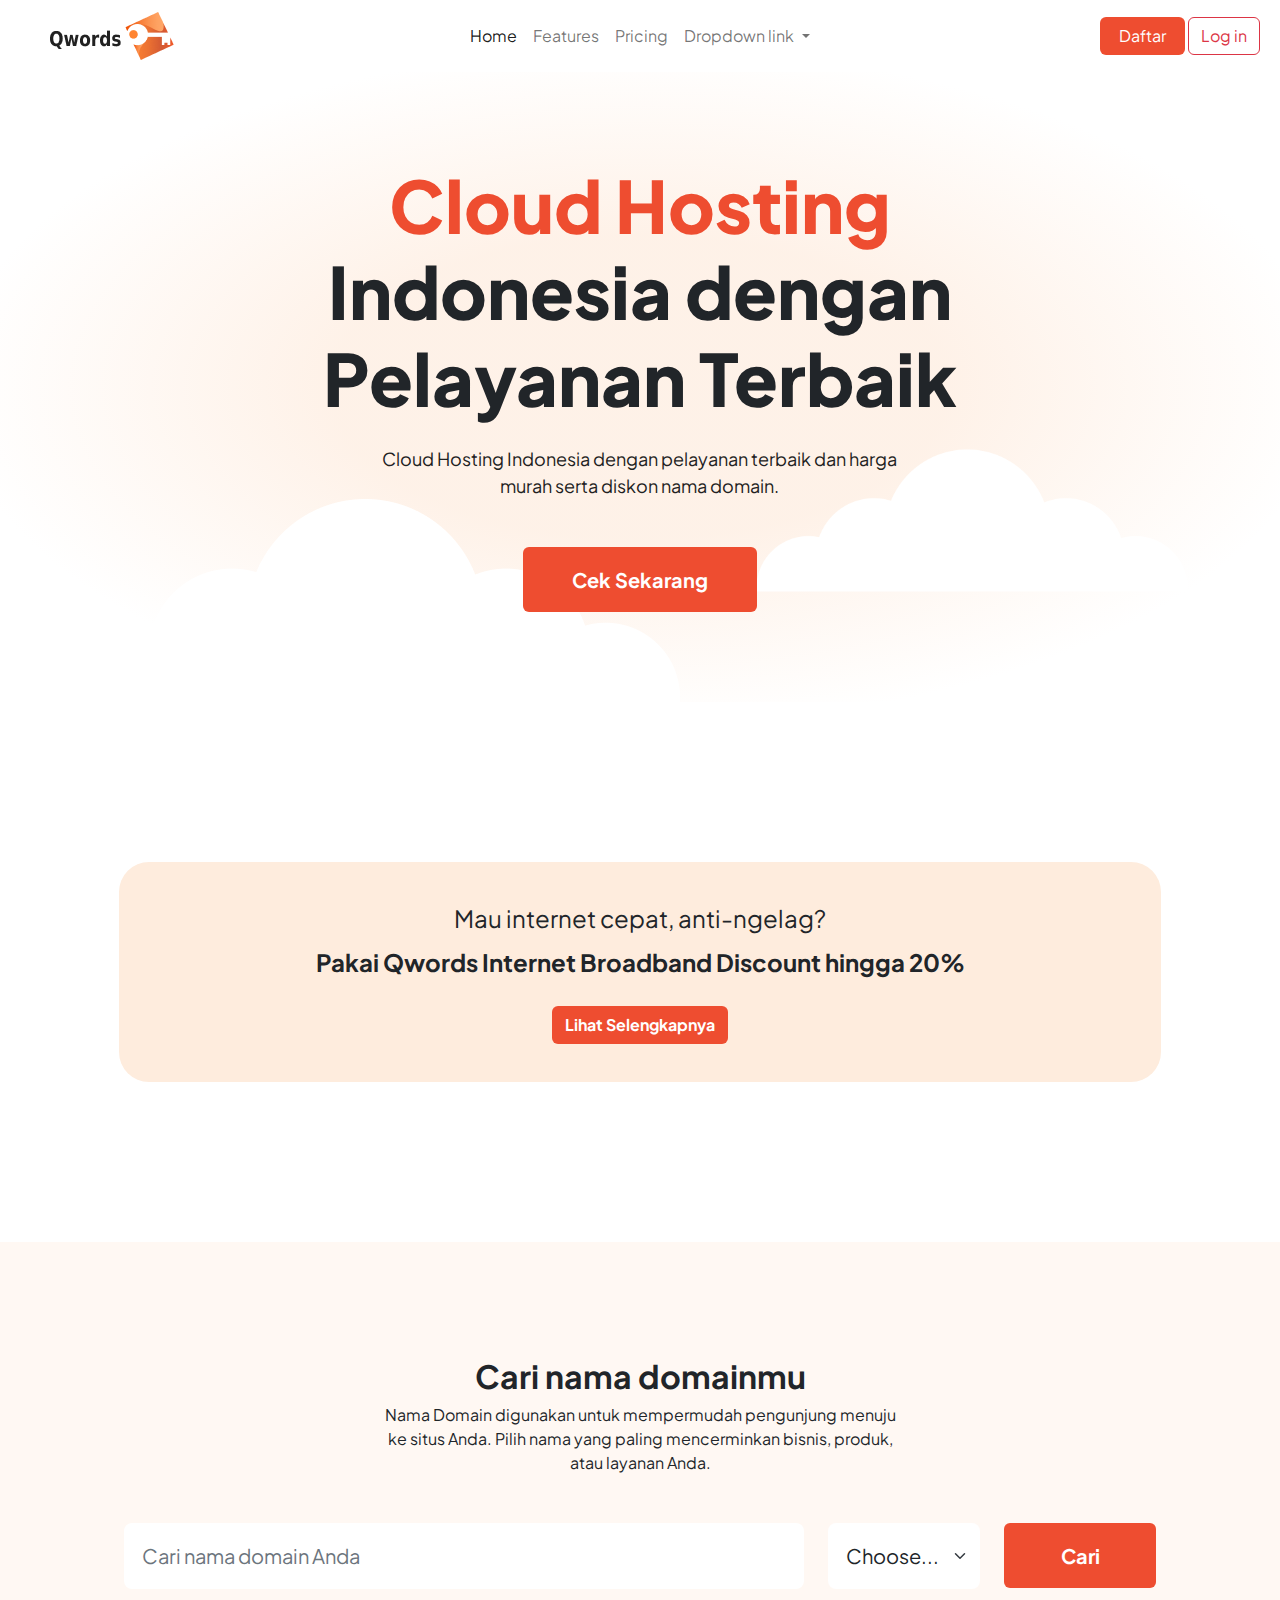
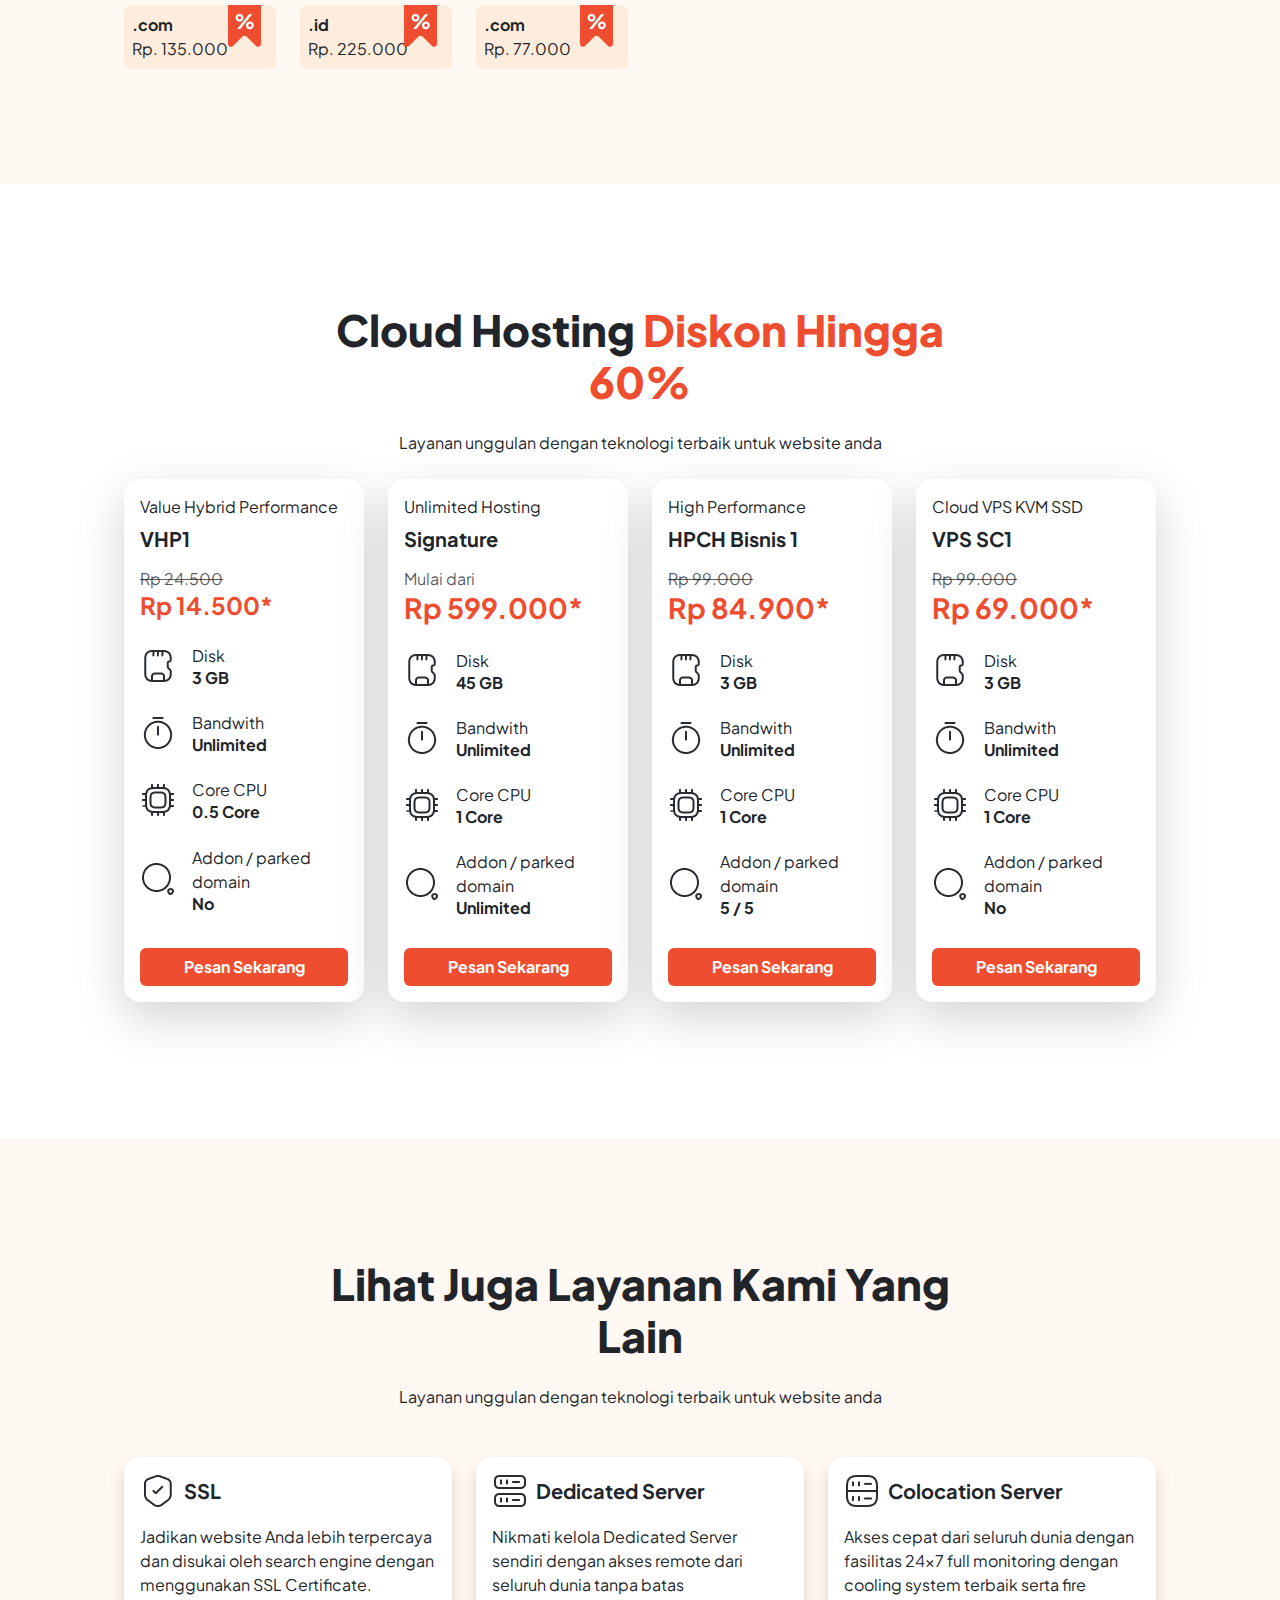
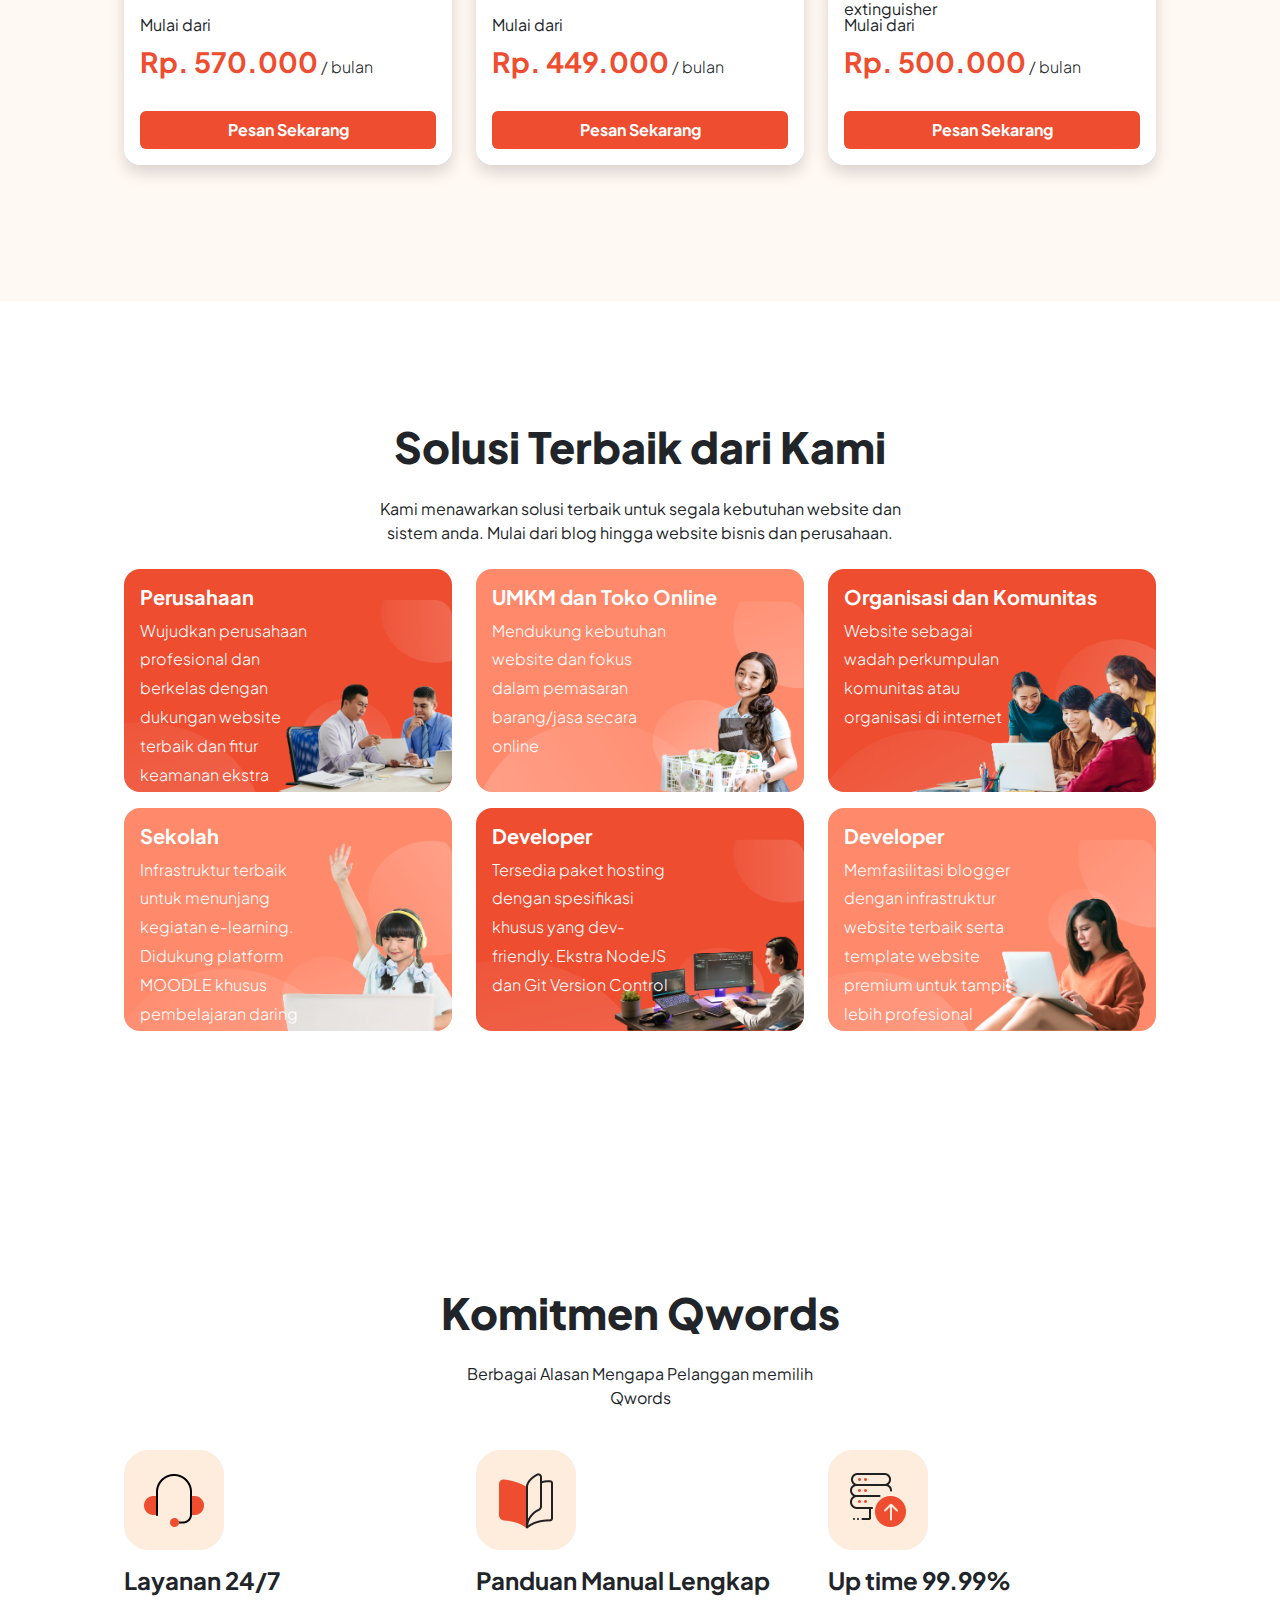
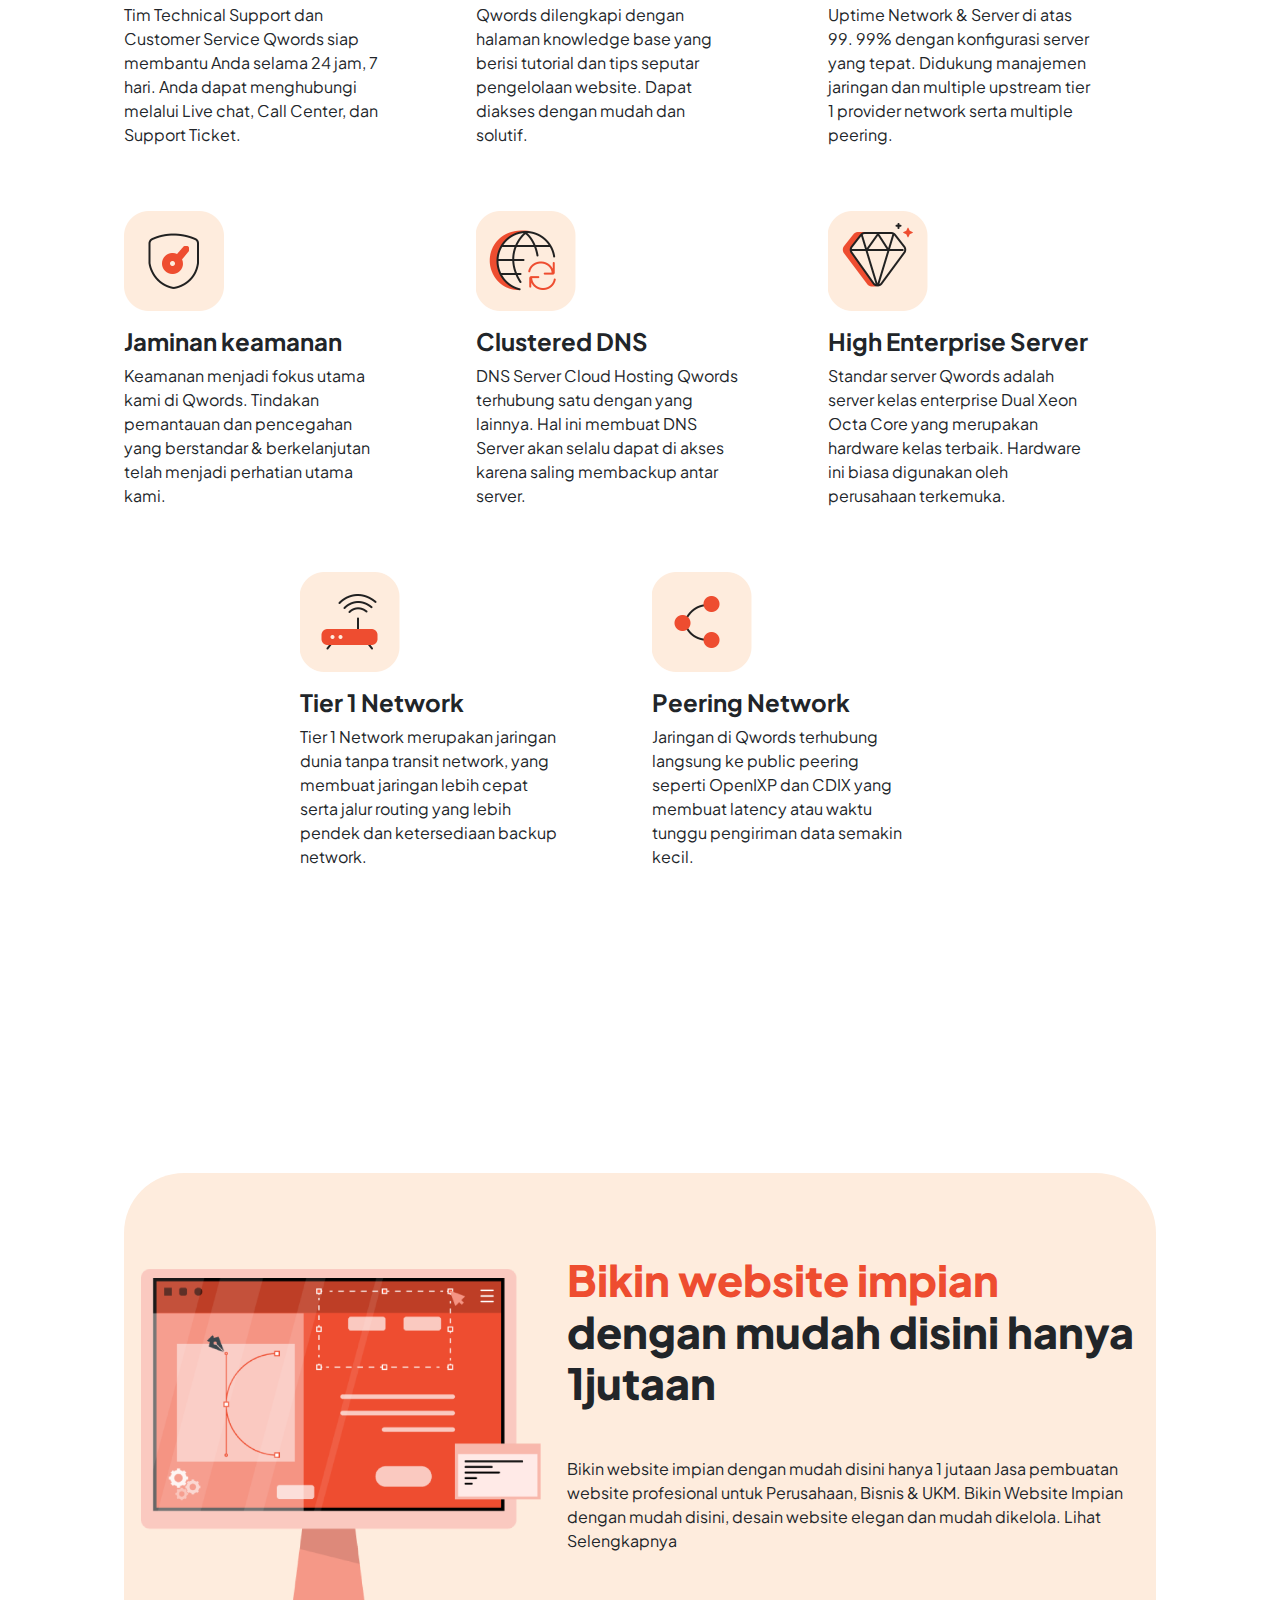
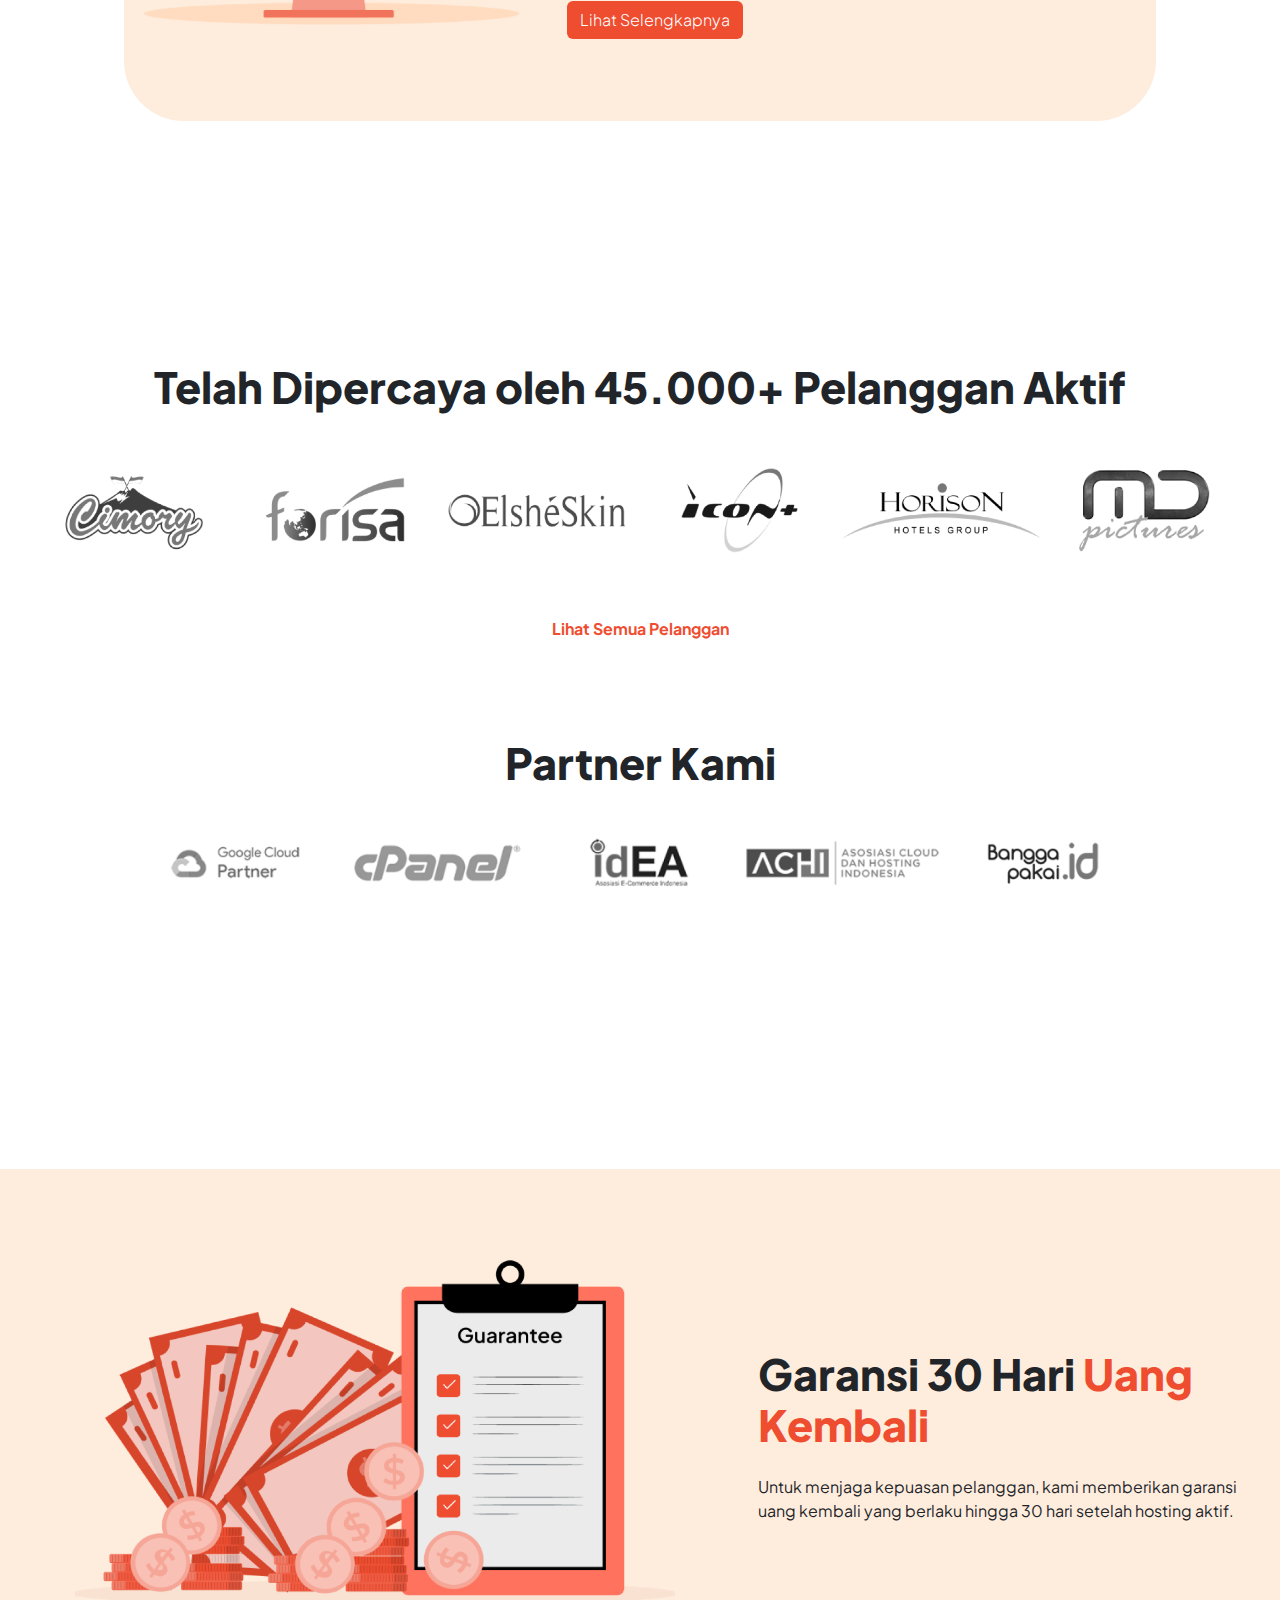
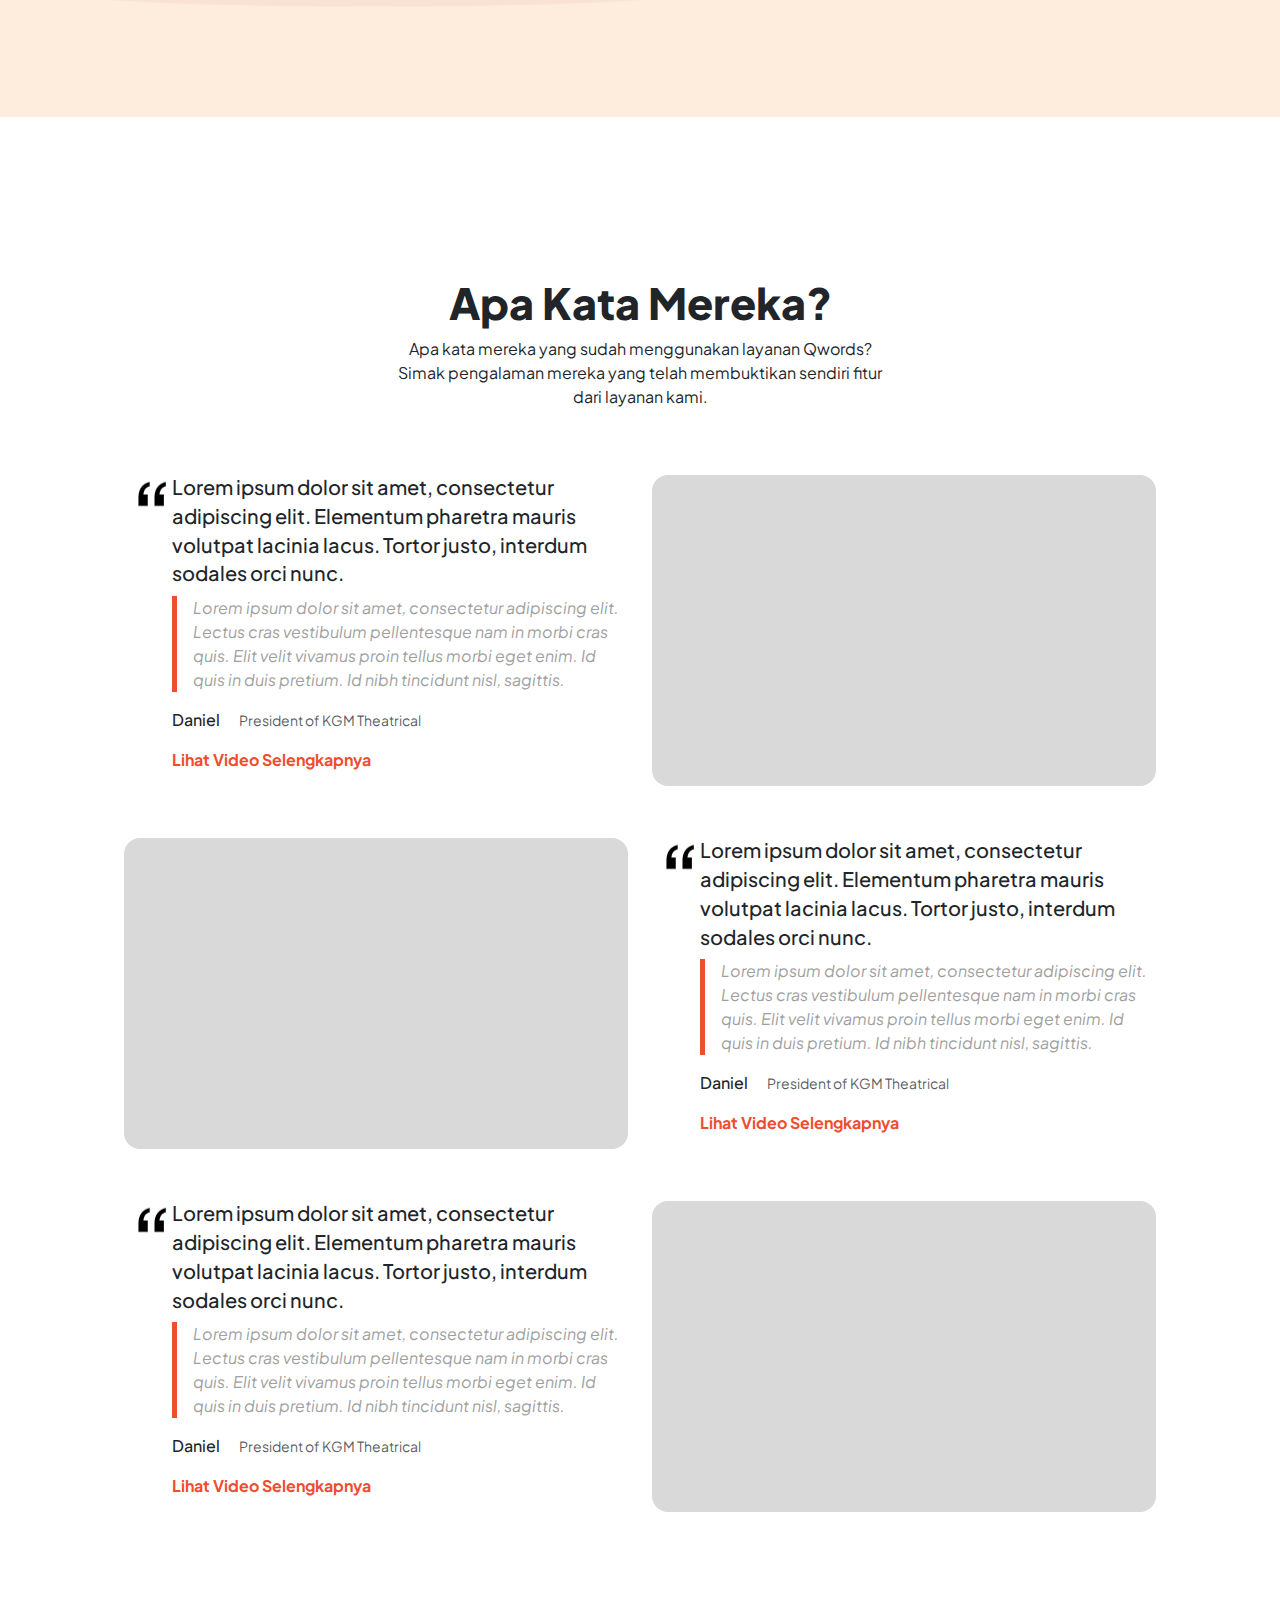
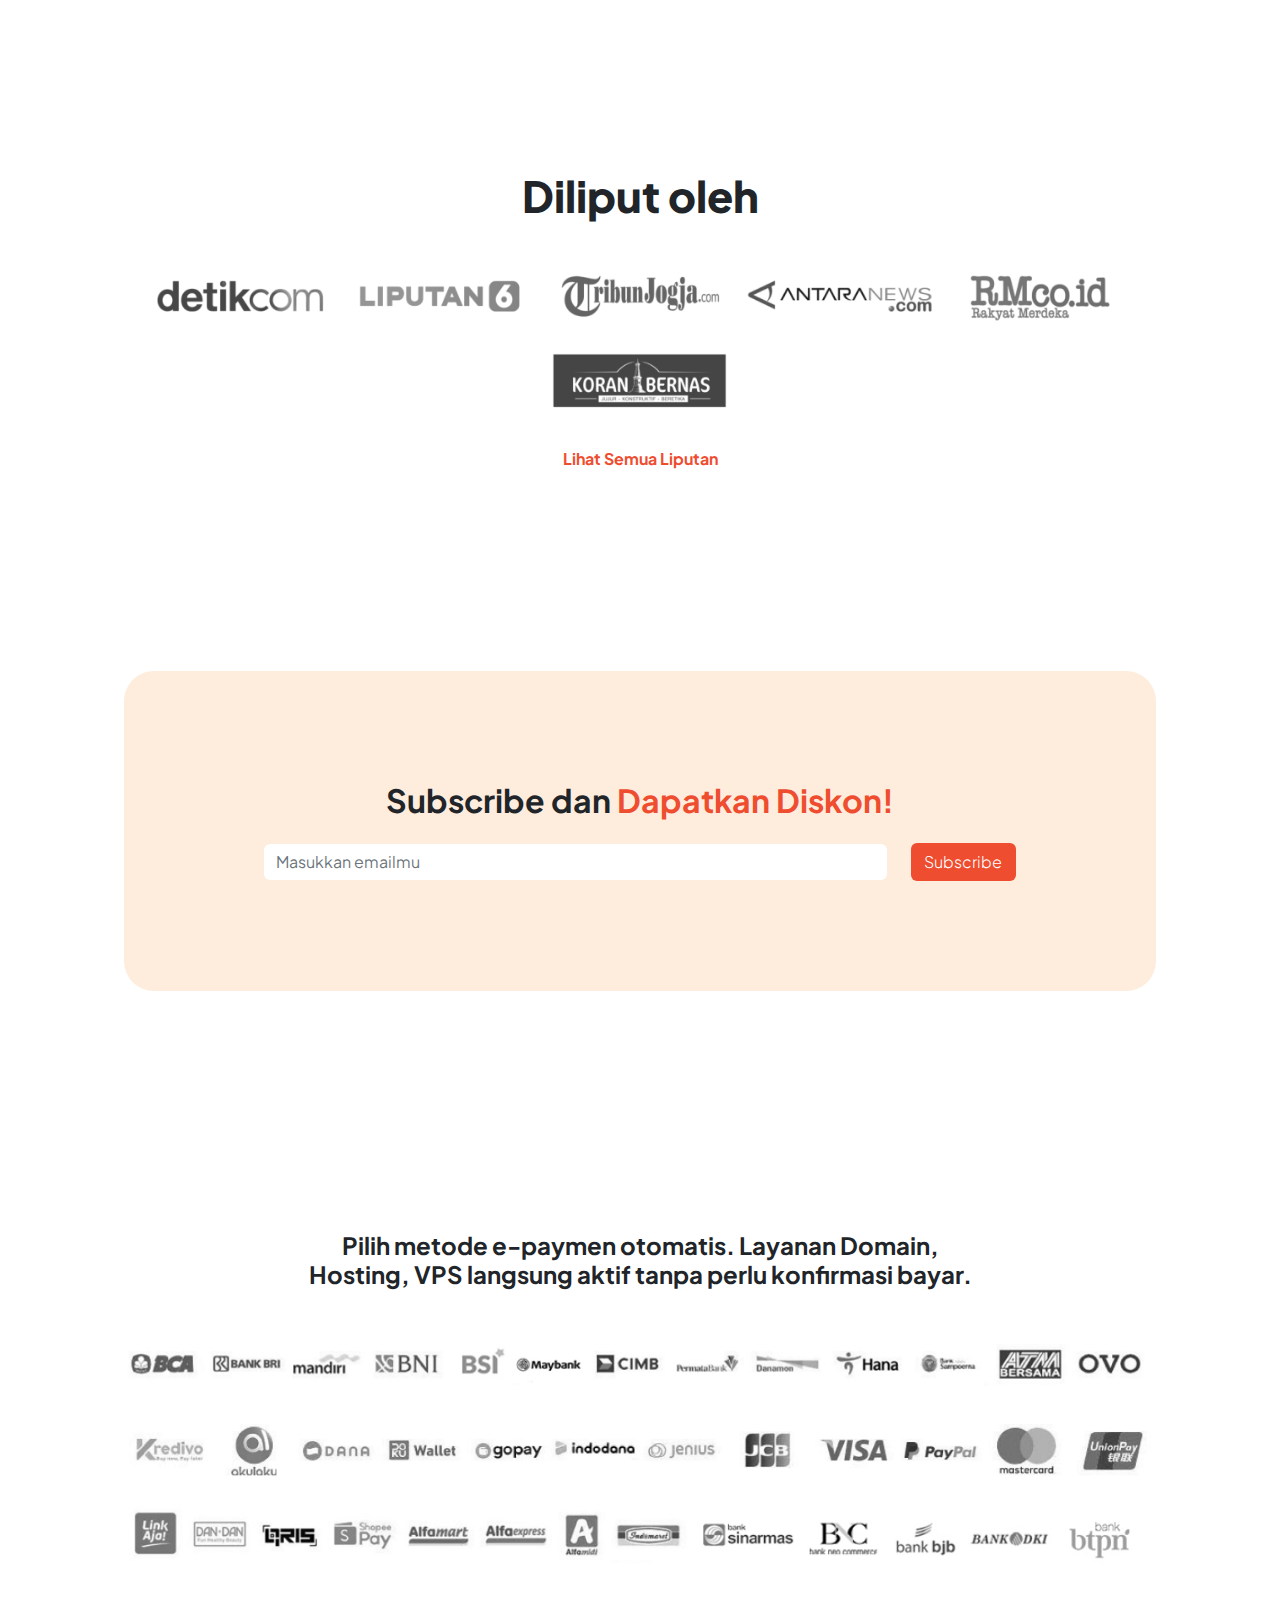
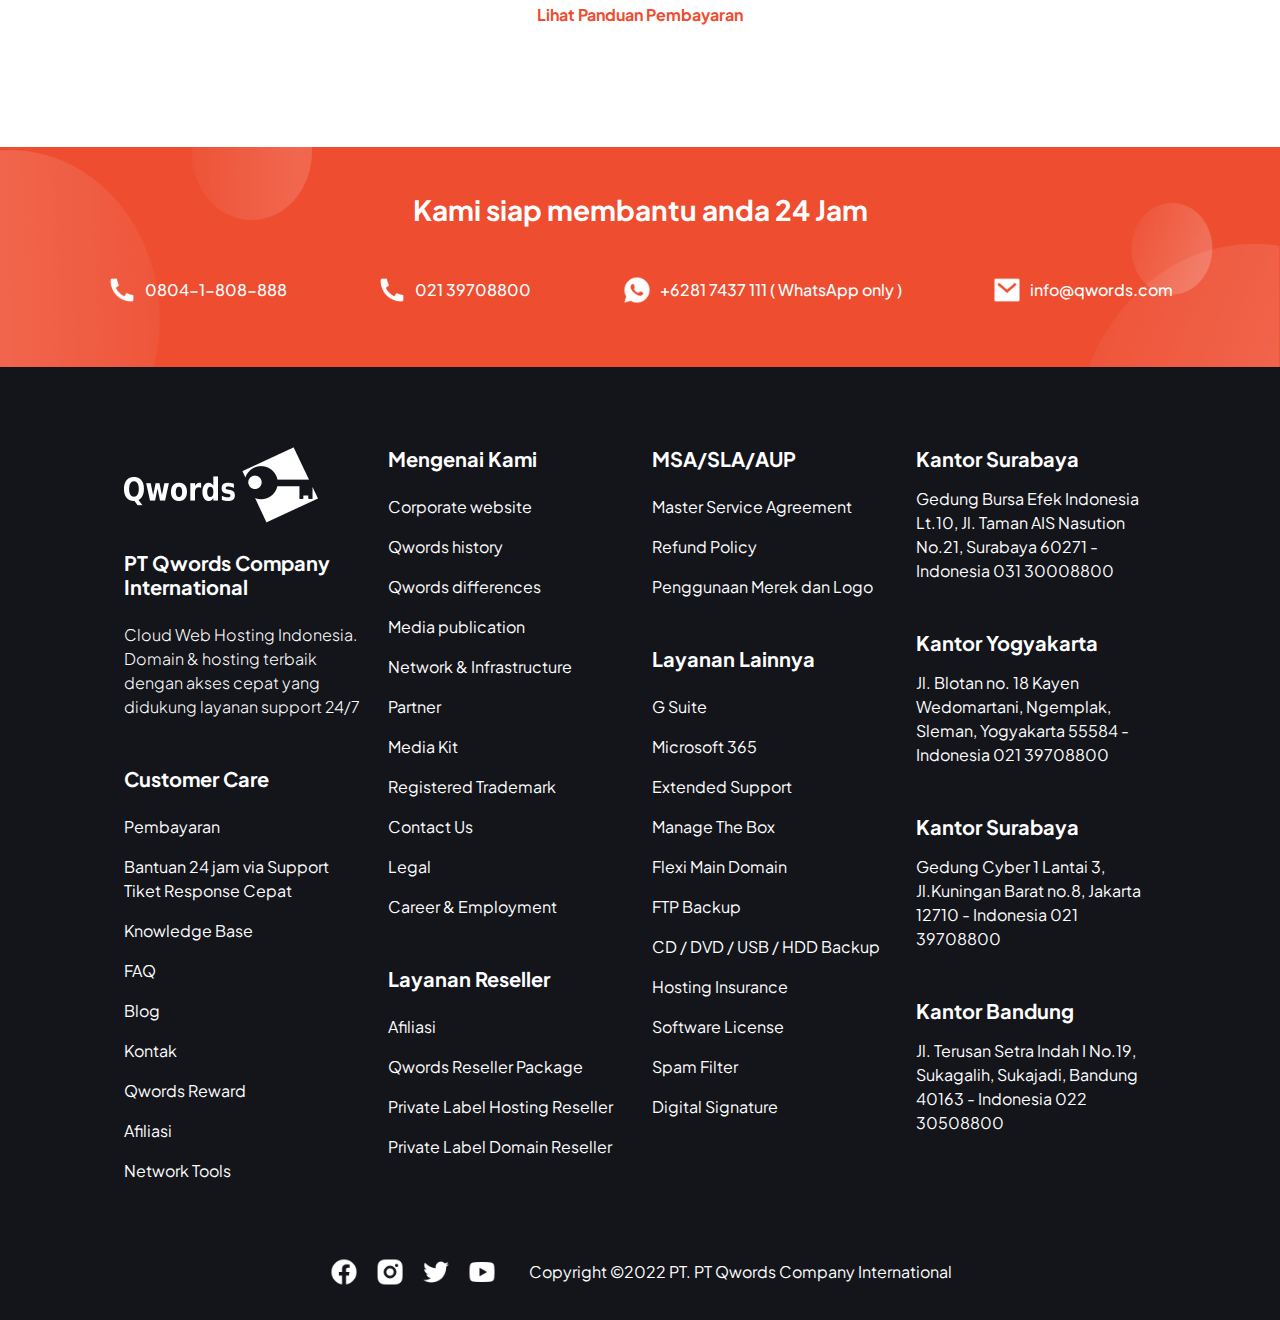
<file: index.html>
<!DOCTYPE html>
<html lang="en">
	<head>
		<meta charset="UTF-8" />
		<meta http-equiv="X-UA-Compatible" content="IE=edge" />
		<meta name="viewport" content="width=device-width, initial-scale=1.0" />
		<title>Qwords v10</title>
		<link
			rel="stylesheet"
			href="./assets/libs/bootstrap-5.2.0/css/bootstrap.min.css"
		/>
		<link rel="stylesheet" href="./assets/css/customize-component.css" />
		<link rel="stylesheet" href="./assets/css/main.css" />
	</head>
	<body>
		<!-- ! NAVBAR SECTION -->
		<nav class="navbar navbar-expand-lg bg-transparent py-0 py-lg-3">
			<div class="container-fluid">
				<a class="navbar-brand nav-brand-custom w-200px text-center" href="#">
					<img
						src="./assets/images/icons/logo qwords_white-01 1.png"
						alt="qwords.png"
					/>
				</a>
				<button
					class="navbar-toggler"
					type="button"
					data-bs-toggle="collapse"
					data-bs-target="#navbarNavDropdown"
					aria-controls="navbarNavDropdown"
					aria-expanded="false"
					aria-label="Toggle navigation"
				>
					<span class="navbar-toggler-icon"></span>
				</button>
				<div class="collapse navbar-collapse" id="navbarNavDropdown">
					<ul class="navbar-nav mx-auto">
						<li class="nav-item">
							<a class="nav-link active" aria-current="page" href="#">Home</a>
						</li>
						<li class="nav-item">
							<a class="nav-link" href="#">Features</a>
						</li>
						<li class="nav-item">
							<a class="nav-link" href="#">Pricing</a>
						</li>
						<li class="nav-item dropdown">
							<a
								class="nav-link dropdown-toggle"
								href="#"
								role="button"
								data-bs-toggle="dropdown"
								aria-expanded="false"
							>
								Dropdown link
							</a>
							<ul class="dropdown-menu">
								<li><a class="dropdown-item" href="#">Action</a></li>
								<li><a class="dropdown-item" href="#">Another action</a></li>
								<li>
									<a class="dropdown-item" href="#">Something else here</a>
								</li>
							</ul>
						</li>
					</ul>
					<div class="nav-brand-custom w-200px text-center end-0">
						<button class="btn btn-signup">Daftar</button>
						<button class="btn btn-outline-danger">Log in</button>
					</div>
				</div>
			</div>
		</nav>
		<!-- ! END OF NAVBAR SECTION -->
		<!-- ! MAIN BANNER -->
		<section id="main-banner">
			<div id="shape-cloud">
				<img src="./assets/images/shapes/Intersect.png" alt="shape.png" />
			</div>
			<div id="shape-cloud-2">
				<img src="./assets/images/shapes/Intersect.png" alt="shape.png" />
			</div>
			<div class="container-fluid">
				<div class="row vh-70 align-items-center justify-content-center">
					<div class="col-12 col-lg-8">
						<div class="text-center py-5">
							<h1>
								<span class="text-qw-primary">Cloud Hosting</span> Indonesia
								dengan Pelayanan Terbaik
							</h1>
							<div class="d-flex justify-content-center mb-5">
								<p class="mb-0 mt-3">
									Cloud Hosting Indonesia dengan pelayanan terbaik dan harga
									murah serta diskon nama domain.
								</p>
							</div>
							<button class="btn btn-lg-cta px-5">Cek Sekarang</button>
						</div>
					</div>
				</div>
			</div>
		</section>
		<!-- ! END OF MAIN BANNER -->
		<!-- ! BROADBAND BANNER -->
		<section id="broadband">
			<div class="container-fluid">
				<div class="row justify-content-center">
					<div class="col-12 col-lg-10">
						<div class="broadband-banner">
							<div class="broadband-text">
								<div class="mx-auto">
									<div class="mb-2">Mau internet cepat, anti-ngelag?</div>
									<div class="fw-bolder mb-4">
										Pakai Qwords Internet Broadband Discount hingga 20%
									</div>
									<button class="btn btn-cta">Lihat Selengkapnya</button>
								</div>
							</div>
						</div>
					</div>
				</div>
			</div>
		</section>
		<!-- ! END OF BROADBAND BANNER -->
		<!-- ! SEARCH DOMAIN -->
		<section id="search-domain">
			<div class="container-fluid">
				<div class="row">
					<div class="col-12">
						<div id="inner-search-domain">
							<div class="text-center w-100 search-wrapper">
								<h2 class="fw-bolder">Cari nama domainmu</h2>
								<p class="mb-0 mx-auto">
									Nama Domain digunakan untuk mempermudah pengunjung menuju ke
									situs Anda. Pilih nama yang paling mencerminkan bisnis,
									produk, atau layanan Anda.
								</p>
								<form class="row mt-5">
									<div class="col-7 col-lg-8">
										<div class="input-group input-group-lg">
											<input
												type="text"
												class="form-control border-0"
												name="domain"
												id="domain"
												placeholder="Cari nama domain Anda"
											/>
										</div>
									</div>
									<div class="col-5 col-lg-2">
										<div class="input-group input-group-lg">
											<select id="inputState" class="form-select border-0">
												<option selected>Choose...</option>
												<option>...</option>
											</select>
										</div>
									</div>
									<div class="col-12 col-lg-2 mt-3 mt-md-0">
										<div class="d-grid">
											<button class="btn btn-lg-cta btn">Cari</button>
										</div>
									</div>
								</form>
								<div class="discount-box mt-3">
									<div class="row">
										<div class="col-12 col-lg-6">
											<div class="row">
												<div class="col-4 col-lg-4 col-xxl-4">
													<div class="card-discount">
														<div class="tld">.com</div>
														<div class="price">Rp. 135.000</div>
													</div>
												</div>
												<div class="col-4 col-xl-4 col-xxl-4">
													<div class="card-discount">
														<div class="tld">.id</div>
														<div class="price">Rp. 225.000</div>
													</div>
												</div>
												<div class="col-4 col-lg-4 col-xxl-4">
													<div class="card-discount">
														<div class="tld">.com</div>
														<div class="price">Rp. 77.000</div>
													</div>
												</div>
											</div>
										</div>
									</div>
								</div>
							</div>
						</div>
					</div>
				</div>
			</div>
		</section>
		<!-- ! END OF SEARCH DOMAIN -->
		<!-- ! CARD PRODUCT LIST -->
		<section id="featured-card">
			<div class="container-fluid">
				<div class="row text-center justify-content-center">
					<div class="col-12 col-lg-8">
						<h2>
							Cloud Hosting
							<span class="text-qw-primary">Diskon Hingga 60%</span>
						</h2>
						<p class="my-4">
							Layanan unggulan dengan teknologi terbaik untuk website anda
						</p>
					</div>
				</div>
				<div class="row justify-content-center">
					<div class="col-12 col-sm-6 col-lg-3 mb-3">
						<div class="card p-3 border-0 shadow-lg rounded-4">
							<div class="card-heading mb-2">
								<p class="mb-2">Value Hybrid Performance</p>
								<h5 class="fw-bold">VHP1</h5>
							</div>
							<div class="card-price">
								<s class="text-muted">Rp 24.500</s>
								<h4 class="fw-bold text-qw-primary">Rp 14.500*</h4>
							</div>
							<div class="card-description">
								<div class="d-flex align-items-center mt-3">
									<div class="icon-wrapper me-3 mb-2">
										<img src="./assets/images/icons/Disk.png" alt="disk.png" />
									</div>
									<div class="label-spec">
										<div>Disk</div>
										<h6 class="fw-bold">3 GB</h6>
									</div>
								</div>
								<div class="d-flex align-items-center mt-3">
									<div class="icon-wrapper me-3 mb-2">
										<img
											src="./assets/images/icons/Bandwidth.png"
											alt="Bandwidth.png"
										/>
									</div>
									<div class="label-spec">
										<div>Bandwith</div>
										<h6 class="fw-bold">Unlimited</h6>
									</div>
								</div>
								<div class="d-flex align-items-center mt-3">
									<div class="icon-wrapper me-3 mb-2">
										<img
											src="./assets/images/icons/Core CPU.png"
											alt="core.png"
										/>
									</div>
									<div class="label-spec">
										<div>Core CPU</div>
										<h6 class="fw-bold">0.5 Core</h6>
									</div>
								</div>
								<div class="d-flex align-items-center mt-3">
									<div class="icon-wrapper me-3 mb-2">
										<img src="./assets/images/icons/Addon.png" alt="disk.png" />
									</div>
									<div class="label-spec">
										<div>Addon / parked domain</div>
										<h6 class="fw-bold">No</h6>
									</div>
								</div>
							</div>
							<div class="d-grid mt-auto">
								<button class="btn btn-cta">Pesan Sekarang</button>
							</div>
						</div>
					</div>
					<div class="col-12 col-sm-6 col-lg-3 mb-3">
						<div class="card p-3 border-0 shadow-lg rounded-4">
							<div class="card-heading mb-2">
								<p class="mb-2">Unlimited Hosting</p>
								<h5 class="fw-bold">Signature</h5>
							</div>
							<div class="card-price">
								<p class="text-muted mb-0">Mulai dari</p>
								<h3 class="fw-bold text-qw-primary">Rp 599.000*</h3>
							</div>
							<div class="card-description">
								<div class="d-flex align-items-center mt-3">
									<div class="icon-wrapper me-3 mb-2">
										<img src="./assets/images/icons/Disk.png" alt="disk.png" />
									</div>
									<div class="label-spec">
										<div>Disk</div>
										<h6 class="fw-bold">45 GB</h6>
									</div>
								</div>
								<div class="d-flex align-items-center mt-3">
									<div class="icon-wrapper me-3 mb-2">
										<img
											src="./assets/images/icons/Bandwidth.png"
											alt="Bandwidth.png"
										/>
									</div>
									<div class="label-spec">
										<div>Bandwith</div>
										<h6 class="fw-bold">Unlimited</h6>
									</div>
								</div>
								<div class="d-flex align-items-center mt-3">
									<div class="icon-wrapper me-3 mb-2">
										<img
											src="./assets/images/icons/Core CPU.png"
											alt="core.png"
										/>
									</div>
									<div class="label-spec">
										<div>Core CPU</div>
										<h6 class="fw-bold">1 Core</h6>
									</div>
								</div>
								<div class="d-flex align-items-center mt-3">
									<div class="icon-wrapper me-3 mb-2">
										<img src="./assets/images/icons/Addon.png" alt="disk.png" />
									</div>
									<div class="label-spec">
										<div>Addon / parked domain</div>
										<h6 class="fw-bold">Unlimited</h6>
									</div>
								</div>
							</div>
							<div class="d-grid mt-auto">
								<button class="btn btn-cta">Pesan Sekarang</button>
							</div>
						</div>
					</div>
					<div class="col-12 col-sm-6 col-lg-3 mb-3">
						<div class="card p-3 border-0 shadow-lg rounded-4">
							<div class="card-heading mb-2">
								<p class="mb-2">High Performance</p>
								<h5 class="fw-bold">HPCH Bisnis 1</h5>
							</div>
							<div class="card-price">
								<s class="text-muted">Rp 99.000</s>
								<h3 class="fw-bold text-qw-primary">Rp 84.900*</h3>
							</div>
							<div class="card-description">
								<div class="d-flex align-items-center mt-3">
									<div class="icon-wrapper me-3 mb-2">
										<img src="./assets/images/icons/Disk.png" alt="disk.png" />
									</div>
									<div class="label-spec">
										<div>Disk</div>
										<h6 class="fw-bold">3 GB</h6>
									</div>
								</div>
								<div class="d-flex align-items-center mt-3">
									<div class="icon-wrapper me-3 mb-2">
										<img
											src="./assets/images/icons/Bandwidth.png"
											alt="Bandwidth.png"
										/>
									</div>
									<div class="label-spec">
										<div>Bandwith</div>
										<h6 class="fw-bold">Unlimited</h6>
									</div>
								</div>
								<div class="d-flex align-items-center mt-3">
									<div class="icon-wrapper me-3 mb-2">
										<img
											src="./assets/images/icons/Core CPU.png"
											alt="core.png"
										/>
									</div>
									<div class="label-spec">
										<div>Core CPU</div>
										<h6 class="fw-bold">1 Core</h6>
									</div>
								</div>
								<div class="d-flex align-items-center mt-3">
									<div class="icon-wrapper me-3 mb-2">
										<img src="./assets/images/icons/Addon.png" alt="disk.png" />
									</div>
									<div class="label-spec">
										<div>Addon / parked domain</div>
										<h6 class="fw-bold">5 / 5</h6>
									</div>
								</div>
							</div>
							<div class="d-grid mt-auto">
								<button class="btn btn-cta">Pesan Sekarang</button>
							</div>
						</div>
					</div>
					<div class="col-12 col-sm-6 col-lg-3 mb-3">
						<div class="card p-3 border-0 shadow-lg rounded-4">
							<div class="card-heading mb-2">
								<p class="mb-2">Cloud VPS KVM SSD</p>
								<h5 class="fw-bold">VPS SC1</h5>
							</div>
							<div class="card-price">
								<s class="text-muted">Rp 99.000</s>
								<h3 class="fw-bold text-qw-primary">Rp 69.000*</h3>
							</div>
							<div class="card-description">
								<div class="d-flex align-items-center mt-3">
									<div class="icon-wrapper me-3 mb-2">
										<img src="./assets/images/icons/Disk.png" alt="disk.png" />
									</div>
									<div class="label-spec">
										<div>Disk</div>
										<h6 class="fw-bold">3 GB</h6>
									</div>
								</div>
								<div class="d-flex align-items-center mt-3">
									<div class="icon-wrapper me-3 mb-2">
										<img
											src="./assets/images/icons/Bandwidth.png"
											alt="Bandwidth.png"
										/>
									</div>
									<div class="label-spec">
										<div>Bandwith</div>
										<h6 class="fw-bold">Unlimited</h6>
									</div>
								</div>
								<div class="d-flex align-items-center mt-3">
									<div class="icon-wrapper me-3 mb-2">
										<img
											src="./assets/images/icons/Core CPU.png"
											alt="core.png"
										/>
									</div>
									<div class="label-spec">
										<div>Core CPU</div>
										<h6 class="fw-bold">1 Core</h6>
									</div>
								</div>
								<div class="d-flex align-items-center mt-3">
									<div class="icon-wrapper me-3 mb-2">
										<img src="./assets/images/icons/Addon.png" alt="disk.png" />
									</div>
									<div class="label-spec">
										<div>Addon / parked domain</div>
										<h6 class="fw-bold">No</h6>
									</div>
								</div>
							</div>
							<div class="d-grid mt-auto">
								<button class="btn btn-cta">Pesan Sekarang</button>
							</div>
						</div>
					</div>
				</div>
			</div>
		</section>
		<!-- ! END CARD PRODUCT LIST -->
		<!-- ! ADDITIONAL PRODUCT -->
		<section id="additional-product">
			<div class="container-fluid">
				<div class="row justify-content-center">
					<div class="col-12 col-lg-8 mb-4 text-center">
						<h2>Lihat Juga Layanan Kami Yang Lain</h2>
						<p class="my-4">
							Layanan unggulan dengan teknologi terbaik untuk website anda
						</p>
					</div>
				</div>
				<div class="row justify-content-center">
					<div class="col-12 col-sm-6 col-lg-4 mb-3">
						<div class="card border-0 shadow p-3 rounded-4">
							<div class="card-heading d-flex align-items-center mb-3">
								<div class="icon-wrapper me-2">
									<img src="./assets/images/icons/SSL.png" alt="ssl.png" />
								</div>
								<h5 class="mb-0 fw-bold">SSL</h5>
							</div>
							<div class="card-description">
								<p>
									Jadikan website Anda lebih terpercaya dan disukai oleh search
									engine dengan menggunakan SSL Certificate.
								</p>
							</div>
							<div class="card-price mb-4">
								<p class="mb-2">Mulai dari</p>
								<h3 class="text-qw-primary fw-bold">
									Rp. 570.000<span class="fs-6 text-dark fw-light">
										/ bulan</span
									>
								</h3>
							</div>
							<div class="d-grid mt-auto">
								<button class="btn btn-cta">Pesan Sekarang</button>
							</div>
						</div>
					</div>
					<div class="col-12 col-sm-6 col-lg-4 mb-3">
						<div class="card border-0 shadow p-3 rounded-4">
							<div class="card-heading d-flex align-items-center mb-3">
								<div class="icon-wrapper me-2">
									<img
										src="./assets/images/icons/Dedicated Server.png"
										alt="Dedicated.png"
									/>
								</div>
								<h5 class="mb-0 fw-bold">Dedicated Server</h5>
							</div>
							<div class="card-description">
								<p>
									Nikmati kelola Dedicated Server sendiri dengan akses remote
									dari seluruh dunia tanpa batas
								</p>
							</div>
							<div class="card-price mb-4">
								<p class="mb-2">Mulai dari</p>
								<h3 class="text-qw-primary fw-bold">
									Rp. 449.000<span class="fs-6 text-dark fw-light">
										/ bulan</span
									>
								</h3>
							</div>
							<div class="d-grid mt-auto">
								<button class="btn btn-cta">Pesan Sekarang</button>
							</div>
						</div>
					</div>
					<div class="col-12 col-sm-6 col-lg-4 mb-3">
						<div class="card border-0 shadow p-3 rounded-4">
							<div class="card-heading d-flex align-items-center mb-3">
								<div class="icon-wrapper me-2">
									<img
										src="./assets/images/icons/Colocation Server.png"
										alt="colocation.png"
									/>
								</div>
								<h5 class="mb-0 fw-bold">Colocation Server</h5>
							</div>
							<div class="card-description">
								<p>
									Akses cepat dari seluruh dunia dengan fasilitas 24x7 full
									monitoring dengan cooling system terbaik serta fire
									extinguisher
								</p>
							</div>
							<div class="card-price mb-4">
								<p class="mb-2">Mulai dari</p>
								<h3 class="text-qw-primary fw-bold">
									Rp. 500.000<span class="fs-6 text-dark fw-light">
										/ bulan</span
									>
								</h3>
							</div>
							<div class="d-grid mt-auto">
								<button class="btn btn-cta">Pesan Sekarang</button>
							</div>
						</div>
					</div>
				</div>
			</div>
		</section>
		<!-- ! END OF ADDITIONAL PRODUCT -->
		<!-- ! SOLUTION -->
		<section id="solution">
			<div class="container-fluid">
				<div class="row justify-content-center">
					<div class="col-12 col-lg-8 text-center">
						<h2>Solusi Terbaik dari Kami</h2>
						<p class="mx-auto my-4">
							Kami menawarkan solusi terbaik untuk segala kebutuhan website dan
							sistem anda. Mulai dari blog hingga website bisnis dan perusahaan.
						</p>
					</div>
				</div>
				<div class="row">
					<div class="col-12 col-sm-6 col-lg-4 mb-3">
						<div class="card border-0 rounded-4" id="company">
							<img src="./assets/images/photos/company.png" alt="company.png" />
							<div class="p-3 card-text">
								<h5 class="fw-bold">Perusahaan</h5>
								<p>
									Wujudkan perusahaan profesional dan berkelas dengan dukungan
									website terbaik dan fitur keamanan ekstra
								</p>
							</div>
						</div>
					</div>
					<div class="col-12 col-sm-6 col-lg-4 mb-3">
						<div class="card border-0 rounded-4" id="umkm">
							<img src="./assets/images/photos/umkm.png" alt="umkm.png" />
							<div class="p-3 card-text">
								<h5 class="fw-bold">UMKM dan Toko Online</h5>
								<p>
									Mendukung kebutuhan website dan fokus dalam pemasaran
									barang/jasa secara online
								</p>
							</div>
						</div>
					</div>
					<div class="col-12 col-sm-6 col-lg-4 mb-3">
						<div class="card border-0 rounded-4" id="orgs">
							<img src="./assets/images/photos/orgs.png" alt="orgs.png" />
							<div class="p-3 card-text">
								<h5 class="fw-bold">Organisasi dan Komunitas</h5>
								<p>
									Website sebagai wadah perkumpulan komunitas atau organisasi di
									internet
								</p>
							</div>
						</div>
					</div>
					<div class="col-12 col-sm-6 col-lg-4 mb-3">
						<div class="card border-0 rounded-4" id="school">
							<img src="./assets/images/photos/school.png" alt="school.png" />
							<div class="p-3 card-text">
								<h5 class="fw-bold">Sekolah</h5>
								<p>
									Infrastruktur terbaik untuk menunjang kegiatan e-learning.
									Didukung platform MOODLE khusus pembelajaran daring
								</p>
							</div>
						</div>
					</div>
					<div class="col-12 col-sm-6 col-lg-4 mb-3">
						<div class="card border-0 rounded-4" id="dev">
							<img src="./assets/images/photos/dev.png" alt="dev.png" />
							<div class="p-3 card-text">
								<h5 class="fw-bold">Developer</h5>
								<p>
									Tersedia paket hosting dengan spesifikasi khusus yang
									dev-friendly. Ekstra NodeJS dan Git Version Control
								</p>
							</div>
						</div>
					</div>
					<div class="col-12 col-sm-6 col-lg-4 mb-3">
						<div class="card border-0 rounded-4" id="blog">
							<img src="./assets/images/photos/blog.png" alt="blog.png" />
							<div class="p-3 card-text">
								<h5 class="fw-bold">Developer</h5>
								<p>
									Memfasilitasi blogger dengan infrastruktur website terbaik
									serta template website premium untuk tampil lebih profesional
								</p>
							</div>
						</div>
					</div>
				</div>
			</div>
		</section>
		<!-- ! END OF SOLUTION -->
		<!-- ! COMMITMENT -->
		<section id="commitment">
			<div class="container-fluid">
				<div class="row justify-content-center">
					<div class="col-12 col-lg-6 text-center">
						<h2>Komitmen Qwords</h2>
						<p class="mx-auto my-4">
							Berbagai Alasan Mengapa Pelanggan memilih Qwords
						</p>
					</div>
				</div>
				<div class="row justify-content-center mt-3">
					<div class="col-12 col-sm-6 col-lg-4 mb-3 mb-lg-5">
						<div class="icon-wrapper mb-3">
							<img src="./assets/images/icons/commit/cs.png" alt="cs.png" />
						</div>
						<h4 class="fw-bold">Layanan 24/7</h4>
						<p>
							Tim Technical Support dan Customer Service Qwords siap membantu
							Anda selama 24 jam, 7 hari. Anda dapat menghubungi melalui Live
							chat, Call Center, dan Support Ticket.
						</p>
					</div>
					<div class="col-12 col-sm-6 col-lg-4 mb-3 mb-lg-5">
						<div class="icon-wrapper mb-3">
							<img
								src="./assets/images/icons/commit/Panduan Manual Lengkap.png"
								alt="guide.png"
							/>
						</div>
						<h4 class="fw-bold">Panduan Manual Lengkap</h4>
						<p>
							Qwords dilengkapi dengan halaman knowledge base yang berisi
							tutorial dan tips seputar pengelolaan website. Dapat diakses
							dengan mudah dan solutif.
						</p>
					</div>
					<div class="col-12 col-sm-6 col-lg-4 mb-3 mb-lg-5">
						<div class="icon-wrapper mb-3">
							<img
								src="./assets/images/icons/commit/uptime.png"
								alt="uptime.png"
							/>
						</div>
						<h4 class="fw-bold">Up time 99.99%</h4>
						<p>
							Uptime Network & Server di atas 99. 99% dengan konfigurasi server
							yang tepat. Didukung manajemen jaringan dan multiple upstream tier
							1 provider network serta multiple peering.
						</p>
					</div>
					<div class="col-12 col-sm-6 col-lg-4 mb-3 mb-lg-5">
						<div class="icon-wrapper mb-3">
							<img
								src="./assets/images/icons/commit/Jaminan keamanan.png"
								alt="Jaminan keamanan.png"
							/>
						</div>
						<h4 class="fw-bold">Jaminan keamanan</h4>
						<p>
							Keamanan menjadi fokus utama kami di Qwords. Tindakan pemantauan
							dan pencegahan yang berstandar & berkelanjutan telah menjadi
							perhatian utama kami.
						</p>
					</div>
					<div class="col-12 col-sm-6 col-lg-4 mb-3 mb-lg-5">
						<div class="icon-wrapper mb-3">
							<img
								src="./assets/images/icons/commit/Clustered DNS.png"
								alt="Clustered DNS.png"
							/>
						</div>
						<h4 class="fw-bold">Clustered DNS</h4>
						<p>
							DNS Server Cloud Hosting Qwords terhubung satu dengan yang
							lainnya. Hal ini membuat DNS Server akan selalu dapat di akses
							karena saling membackup antar server.
						</p>
					</div>
					<div class="col-12 col-sm-6 col-lg-4 mb-3 mb-lg-5">
						<div class="icon-wrapper mb-3">
							<img
								src="./assets/images/icons/commit/High Enterprise Server.png"
								alt="High Enterprise Server.png"
							/>
						</div>
						<h4 class="fw-bold">High Enterprise Server</h4>
						<p>
							Standar server Qwords adalah server kelas enterprise Dual Xeon
							Octa Core yang merupakan hardware kelas terbaik. Hardware ini
							biasa digunakan oleh perusahaan terkemuka.
						</p>
					</div>
					<div class="col-12 col-sm-6 col-lg-4 mb-3 mb-lg-5">
						<div class="icon-wrapper mb-3">
							<img
								src="./assets/images/icons/commit/Tier 1 Network.png"
								alt="Tier 1 Network.png"
							/>
						</div>
						<h4 class="fw-bold">Tier 1 Network</h4>
						<p>
							Tier 1 Network merupakan jaringan dunia tanpa transit network,
							yang membuat jaringan lebih cepat serta jalur routing yang lebih
							pendek dan ketersediaan backup network.
						</p>
					</div>
					<div class="col-12 col-sm-6 col-lg-4 mb-3 mb-lg-5">
						<div class="icon-wrapper mb-3">
							<img
								src="./assets/images/icons/commit/Peering Network.png"
								alt="Peering Network.png"
							/>
						</div>
						<h4 class="fw-bold">Peering Network</h4>
						<p>
							Jaringan di Qwords terhubung langsung ke public peering seperti
							OpenIXP dan CDIX yang membuat latency atau waktu tunggu pengiriman
							data semakin kecil.
						</p>
					</div>
				</div>
			</div>
		</section>
		<!-- ! END OF COMMITMENT -->
		<!-- ! BIKINWEBSITE ADS -->
		<section id="bw-ads">
			<div class="container-fluid">
				<div class="bw-ads-banner p-3">
					<div class="h-100 row align-items-center">
						<div class="col-12 col-sm-5 col-lg-5">
							<div class="img-wrapper mx-auto">
								<img
									src="./assets/images/shapes/desktop.png"
									alt="desktop.png"
								/>
							</div>
						</div>
						<div class="col-12 col-sm-7 col-lg-7 mb-4 mb-lg-0">
							<div class="h2 ads-heading mb-3">
								<span class="text-qw-primary">Bikin website impian</span> dengan
								mudah disini hanya 1jutaan
							</div>
							<p class="my-5">
								Bikin website impian dengan mudah disini hanya 1 jutaan Jasa
								pembuatan website profesional untuk Perusahaan, Bisnis & UKM.
								Bikin Website Impian dengan mudah disini, desain website elegan
								dan mudah dikelola. Lihat Selengkapnya
							</p>
							<button class="btn btn-cta fw-light">Lihat Selengkapnya</button>
						</div>
					</div>
				</div>
			</div>
		</section>
		<!-- ! END OF BIKINWEBSITE ADS -->
		<!-- ! OUR CUSTOMER AND PARTNER -->
		<section id="customer-partner">
			<div class="container-fluid">
				<div class="row justify-content-center mb-3 mb-lg-5">
					<div class="col-12 text-center mb-3 mb-lg-5">
						<h2>Telah Dipercaya oleh 45.000+ Pelanggan Aktif</h2>
					</div>
					<div class="col-12 text-center">
						<div class="image-list">
							<img
								src="./assets/images/icons/partner-customer/Pelanggan/Cimory.png"
								alt="Cimory.png"
							/>
							<img
								src="./assets/images/icons/partner-customer/Pelanggan/Forisa.png"
								alt="Forisa.png"
							/>
							<img
								src="./assets/images/icons/partner-customer/Pelanggan/Elsheskin.png"
								alt="Elsheskin.png"
							/>
							<img
								src="./assets/images/icons/partner-customer/Pelanggan/Icon +.png"
								alt="Icon +.png"
							/>
							<img
								src="./assets/images/icons/partner-customer/Pelanggan/Horison.png"
								alt="Horison.png"
							/>
							<img
								src="./assets/images/icons/partner-customer/Pelanggan/MD Pictures.png"
								alt="MD Pictures.png.png"
							/>
						</div>
						<a href="#" class="text-qw-primary fw-bold text-decoration-none"
							>Lihat Semua Pelanggan</a
						>
					</div>
				</div>
				<div class="row justify-content-center pt-3 pt-lg-5">
					<div class="col-12 text-center mb-3 mb-lg-4">
						<h2>Partner Kami</h2>
					</div>
					<div class="col-12">
						<div class="image-list">
							<img
								src="./assets/images/icons/partner-customer/Partner/Google Cloud.png"
								alt="Google Cloud.png"
							/>
							<img
								src="./assets/images/icons/partner-customer/Partner/Cpanel.png"
								alt="Cpanel.png"
							/>
							<img
								src="./assets/images/icons/partner-customer/Partner/Idea.png"
								alt="Idea.png"
							/>
							<img
								src="./assets/images/icons/partner-customer/Partner/Archi.png"
								alt="Archi.png"
							/>
							<img
								src="./assets/images/icons/partner-customer/Partner/dotid.png"
								alt="dotid.png"
							/>
						</div>
					</div>
				</div>
			</div>
		</section>
		<!-- ! END OF OUR CUSTOMER AND PARTNER -->
		<!-- ! GUARANTEE -->
		<section id="guarantee">
			<div class="container-fluid px-0">
				<div class="guarantee-banner p-3">
					<div class="h-100 row align-items-center">
						<div class="col-12 col-sm-5 col-lg-7">
							<div class="img-wrapper mx-auto">
								<img
									src="./assets/images/shapes/guarantee.png"
									alt="guarantee"
								/>
							</div>
						</div>
						<div class="col-12 col-sm-7 col-lg-5 text-center text-lg-start">
							<h2 class="mb-4">
								Garansi 30 Hari<span class="text-qw-primary">
									Uang Kembali</span
								>
							</h2>
							<p>
								Untuk menjaga kepuasan pelanggan, kami memberikan garansi uang
								kembali yang berlaku hingga 30 hari setelah hosting aktif.
							</p>
						</div>
					</div>
				</div>
			</div>
		</section>
		<!-- ! END OF GUARANTEE -->
		<!-- ! TESTIMONIAL -->
		<section id="testimonial">
			<div class="container-fluid">
				<div class="row justify-content-center align-items-center">
					<div class="col-12 col-lg-6 text-center">
						<h2>Apa Kata Mereka?</h2>
						<p>
							Apa kata mereka yang sudah menggunakan layanan Qwords? Simak
							pengalaman mereka yang telah membuktikan sendiri fitur dari
							layanan kami.
						</p>
					</div>
				</div>
				<div class="row justify-content-center align-items-center my-5">
					<div class="order-1 col-12 col-lg-6 mb-3 mb-lg-5">
						<div class="header-quote">
							<h5>
								Lorem ipsum dolor sit amet, consectetur adipiscing elit.
								Elementum pharetra mauris volutpat lacinia lacus. Tortor justo,
								interdum sodales orci nunc.
							</h5>
						</div>
						<div class="quote-details">
							<p class="fst-italic">
								Lorem ipsum dolor sit amet, consectetur adipiscing elit. Lectus
								cras vestibulum pellentesque nam in morbi cras quis. Elit velit
								vivamus proin tellus morbi eget enim. Id quis in duis pretium.
								Id nibh tincidunt nisl, sagittis.
							</p>
						</div>
						<div class="author-name ms-5">
							<h6 class="d-inline me-3">Daniel</h6>
							<span class="small text-muted">President of KGM Theatrical</span>
						</div>
						<div class="d-grid gap-2 mt-auto">
							<a
								href="#"
								class="text-qw-primary ms-5 me-2 text-decoration-none fw-bold my-3"
								>Lihat Video Selengkapnya</a
							>
						</div>
					</div>
					<div class="order-2 col-12 col-lg-6 mb-3 mb-lg-5">
						<div class="img-wrapper rounded-4 p-3"></div>
					</div>
					<div class="order-3 order-lg-4 col-12 col-lg-6 mb-3 mb-lg-5">
						<div class="header-quote">
							<h5>
								Lorem ipsum dolor sit amet, consectetur adipiscing elit.
								Elementum pharetra mauris volutpat lacinia lacus. Tortor justo,
								interdum sodales orci nunc.
							</h5>
						</div>
						<div class="quote-details">
							<p class="fst-italic">
								Lorem ipsum dolor sit amet, consectetur adipiscing elit. Lectus
								cras vestibulum pellentesque nam in morbi cras quis. Elit velit
								vivamus proin tellus morbi eget enim. Id quis in duis pretium.
								Id nibh tincidunt nisl, sagittis.
							</p>
						</div>
						<div class="author-name ms-5">
							<h6 class="d-inline me-3">Daniel</h6>
							<span class="small text-muted">President of KGM Theatrical</span>
						</div>
						<div class="d-grid gap-2 mt-auto">
							<a
								href="#"
								class="text-qw-primary ms-5 me-2 text-decoration-none fw-bold my-3"
								>Lihat Video Selengkapnya</a
							>
						</div>
					</div>
					<div class="order-4 order-lg-3 col-12 col-lg-6 mb-3 mb-lg-5">
						<div class="img-wrapper rounded-4 p-3"></div>
					</div>
					<div class="order-5 order-lg-6 col-12 col-lg-6 mb-3 mb-lg-5">
						<div class="header-quote">
							<h5>
								Lorem ipsum dolor sit amet, consectetur adipiscing elit.
								Elementum pharetra mauris volutpat lacinia lacus. Tortor justo,
								interdum sodales orci nunc.
							</h5>
						</div>
						<div class="quote-details">
							<p class="fst-italic">
								Lorem ipsum dolor sit amet, consectetur adipiscing elit. Lectus
								cras vestibulum pellentesque nam in morbi cras quis. Elit velit
								vivamus proin tellus morbi eget enim. Id quis in duis pretium.
								Id nibh tincidunt nisl, sagittis.
							</p>
						</div>
						<div class="author-name ms-5">
							<h6 class="d-inline me-3">Daniel</h6>
							<span class="small text-muted">President of KGM Theatrical</span>
						</div>
						<div class="d-grid gap-2 mt-auto">
							<a
								href="#"
								class="text-qw-primary ms-5 me-2 text-decoration-none fw-bold my-3"
								>Lihat Video Selengkapnya</a
							>
						</div>
					</div>
					<div class="order-6 order-lg-5 col-12 col-lg-6 mb-3 mb-lg-5">
						<div class="img-wrapper rounded-4 p-3"></div>
					</div>
				</div>
			</div>
		</section>
		<!-- ! END OF TESTIMONIAL -->
		<!-- ! COVERED -->
		<section id="covered">
			<div class="container-fluid">
				<div class="row justify-content-center align-items-center">
					<div class="col-12 col-lg-6 text-center mb-3 mb-lg-4">
						<h2>Diliput oleh</h2>
					</div>
					<div class="col-12 text-center">
						<div class="image-list">
							<img
								src="./assets/images/icons/liputan/Detikcom.png"
								alt="Detikcom.png"
							/>
							<img
								src="./assets/images/icons/liputan/Liputan 6.png"
								alt="Liputan 6.png"
							/>
							<img
								src="./assets/images/icons/liputan/Tribun Jogja.png"
								alt="Tribun Jogja.png"
							/>
							<img
								src="./assets/images/icons/liputan/antara.png"
								alt="antara.png"
							/>
							<img
								src="./assets/images/icons/liputan/RM co.id.png"
								alt="RM co.id.png"
							/>
							<img
								src="./assets/images/icons/liputan/Koran Bernas.png"
								alt="Koran Bernas.png"
							/>
						</div>
						<div class="mt-4">
							<a href="#" class="text-qw-primary text-decoration-none fw-bolder"
								>Lihat Semua Liputan</a
							>
						</div>
					</div>
				</div>
			</div>
		</section>
		<!-- ! END OF COVERED -->
		<!-- ! SUBSCRIBE LETTER -->
		<section id="subscribe-newsletter">
			<div class="container-fluid">
				<div class="row justify-content-center align-items-center">
					<div class="col-12">
						<div class="subscribe-banner">
							<h2 class="fw-bold mb-4 text-center">
								Subscribe dan
								<span class="text-qw-primary">Dapatkan Diskon!</span>
							</h2>
							<form action="#" class="row w-100 align-items-center">
								<div class="col-12 col-sm-8 col-lg-10 mb-3 mb-sm-0 mb-lg-0">
									<input type="text" class="form-control border-0" placeholder="Masukkan emailmu"/>
								</div>
								<div class="col-12 col-sm-4 col-lg-2">
									<div class="d-grid">
										<button class="btn btn-cta fw-light">Subscribe</button>
									</div>
								</div>
							</form>
						</div>
					</div>
				</div>
			</div>
		</section>
		<!-- ! END OF SUBSCRIBE LETTER -->
		<!-- ! PAYMENT -->
		<section id="payment">
			<div class="container-fluid">
				<div class="row justify-content-center">
					<div class="col-12 col-lg-8 text-center mb-3 mb-lg-4">
						<h4 class="fw-bold">
							Pilih metode e-paymen otomatis. Layanan Domain, Hosting, VPS
							langsung aktif tanpa perlu konfirmasi bayar.
						</h4>
					</div>
					<div class="col-12 text-center">
						<div class="img-wrapper">
							<img src="./assets/images/all-payment.png" alt="payment.png" />
						</div>
						<div class="mt-4">
							<a href="#" class="text-qw-primary fw-bold text-decoration-none"
								>Lihat Panduan Pembayaran</a
							>
						</div>
					</div>
				</div>
			</div>
		</section>
		<!-- ! END OF PAYMENT -->
		<!-- ! FOOTER -->
		<section id="contact-ft">
			<div class="container-fluid px-0">
				<div class="contact-wrapper">
					<img src="./assets/images/shapes/call-bg.png" alt="bg.png" />
					<div class="contact-text text-center">
						<h3 class="fw-bold">Kami siap membantu anda 24 Jam</h3>
						<div
							class="contact-list d-flex flex-wrap align-items-center justify-content-between justify-content-lg-evenly mt-3 mt-lg-5 px-3"
						>
							<div class="contact-col d-flex align-items-center mb-3">
								<img
									src="./assets/images/icons/Phone.png"
									alt="phone.png"
									class="me-2"
								/>
								<h6 class="mb-0">0804-1-808-888</h6>
							</div>
							<div class="contact-col d-flex align-items-center mb-3">
								<img
									src="./assets/images/icons/Phone.png"
									alt="phone2.png"
									class="me-2"
								/>
								<h6 class="mb-0">021 39708800</h6>
							</div>
							<div class="contact-col d-flex align-items-center mb-3">
								<img
									src="./assets/images/icons/Whatsapp.png"
									alt="Whatsapp.png"
									class="me-2"
								/>
								<h6 class="mb-0">+6281 7437 111 ( WhatsApp only )</h6>
							</div>
							<div class="contact-col d-flex align-items-center mb-3">
								<img
									src="./assets/images/icons/Email.png"
									alt="Email.png"
									class="me-2"
								/>
								<h6 class="mb-0">info@qwords.com</h6>
							</div>
						</div>
					</div>
				</div>
			</div>
		</section>
		<footer>
			<div class="container-fluid">
				<div class="row h-100">
					<div class="col-12 col-lg-3">
						<div id="begin-logo" class="mb-5">
							<div class="qw-logo">
								<img
									src="./assets/images/icons/Logo Qwords.png"
									alt="qwords.png"
								/>
							</div>
							<div class="mt-3 mt-lg-4">
								<h5 class="fw-bold mb-3 mb-lg-4">
									PT Qwords Company International
								</h5>
								<p class="fw-light">
									Cloud Web Hosting Indonesia. Domain & hosting terbaik dengan
									akses cepat yang didukung layanan support 24/7
								</p>
							</div>
						</div>
						<div id="#customer-care">
							<h5 class="fw-bold mb-3 mb-lg-4">Customer Care</h5>
							<ul class="list-unstyled">
								<li>Pembayaran</li>
								<li>Bantuan 24 jam via Support Tiket Response Cepat</li>
								<li>Knowledge Base</li>
								<li>FAQ</li>
								<li>Blog</li>
								<li>Kontak</li>
								<li>Qwords Reward</li>
								<li>Afiliasi</li>
								<li>Network Tools</li>
							</ul>
						</div>
					</div>
					<div class="col-12 col-lg-3">
						<div id="aboutus" class="mb-5">
							<h5 class="fw-bold mb-3 mb-lg-4">Mengenai Kami</h5>
							<ul class="list-unstyled">
								<li>Corporate website</li>
								<li>Qwords history</li>
								<li>Qwords differences</li>
								<li>Media publication</li>
								<li>Network & Infrastructure</li>
								<li>Partner</li>
								<li>Media Kit</li>
								<li>Registered Trademark</li>
								<li>Contact Us</li>
								<li>Legal</li>
								<li>Career & Employment</li>
							</ul>
						</div>
						<div id="resellerservice">
							<h5 class="fw-bold mb-3 mb-lg-4">Layanan Reseller</h5>
							<ul class="list-unstyled">
								<li>Afiliasi</li>
								<li>Qwords Reseller Package</li>
								<li>Private Label Hosting Reseller</li>
								<li>Private Label Domain Reseller</li>
							</ul>
						</div>
					</div>
					<div class="col-12 col-lg-3">
						<div id="msa" class="mb-5">
							<h5 class="fw-bold mb-3 mb-lg-4">MSA/SLA/AUP</h5>
							<ul class="list-unstyled">
								<li>Master Service Agreement</li>
								<li>Refund Policy</li>
								<li>Penggunaan Merek dan Logo</li>
							</ul>
						</div>
						<div id="others" class="mb-5">
							<h5 class="fw-bold mb-3 mb-lg-4">Layanan Lainnya</h5>
							<ul class="list-unstyled">
								<li>G Suite</li>
								<li>Microsoft 365</li>
								<li>Extended Support</li>
								<li>Manage The Box</li>
								<li>Flexi Main Domain</li>
								<li>FTP Backup</li>
								<li>CD / DVD / USB / HDD Backup</li>
								<li>Hosting Insurance</li>
								<li>Software License</li>
								<li>Spam Filter</li>
								<li>Digital Signature</li>
							</ul>
						</div>
					</div>
					<div class="col-12 col-lg-3">
						<div id="office">
							<div id="surabaya" class="mb-5">
								<h5 class="fw-bold mb-3 mb-lg-3">Kantor Surabaya</h5>
								<p>
									Gedung Bursa Efek Indonesia Lt.10, Jl. Taman AIS Nasution
									No.21, Surabaya 60271 - Indonesia 031 30008800
								</p>
							</div>
							<div id="yogya" class="mb-5">
								<h5 class="fw-bold mb-3 mb-lg-3">Kantor Yogyakarta</h5>
								<p>
									Jl. Blotan no. 18 Kayen Wedomartani, Ngemplak, Sleman,
									Yogyakarta 55584 - Indonesia 021 39708800
								</p>
							</div>
							<div id="jakarta" class="mb-5">
								<h5 class="fw-bold mb-3 mb-lg-3">Kantor Surabaya</h5>
								<p>
									Gedung Cyber 1 Lantai 3, Jl.Kuningan Barat no.8, Jakarta 12710
									- Indonesia 021 39708800
								</p>
							</div>
							<div id="bandung" class="mb-5">
								<h5 class="fw-bold mb-3 mb-lg-3">Kantor Bandung</h5>
								<p>
									Jl. Terusan Setra Indah I No.19, Sukagalih, Sukajadi, Bandung
									40163 - Indonesia 022 30508800
								</p>
							</div>
						</div>
					</div>
					<div class="mt-5 d-flex justify-content-center align-items-center" id="end-footer">
						<div class="hstack gap-3">
							<div class="social-icon">
								<img src="./assets/images/icons/Facebook.png" alt="fb.png"/>
							</div>
							<div class="social-icon">
								<img src="./assets/images/icons/Instagram.png" alt="ig.png" />
							</div>
							<div class="social-icon">
								<img src="./assets/images/icons/Twitter.png" alt="twt.png" />
							</div>
							<div class="social-icon">
								<img src="./assets/images/icons/Youtube.png" alt="yt.png" />
							</div>
						  </div>
						  <div class="mx-3"></div>
						  <p class="mb-0">Copyright ©2022 PT. PT Qwords Company International</p>
					</div>
				</div>
			</div>
		</footer>
		<!-- ! END OF FOOTER -->
		<script src="./assets/libs/bootstrap-5.2.0/js/bootstrap.bundle.min.js"></script>
	</body>
</html>
</file>
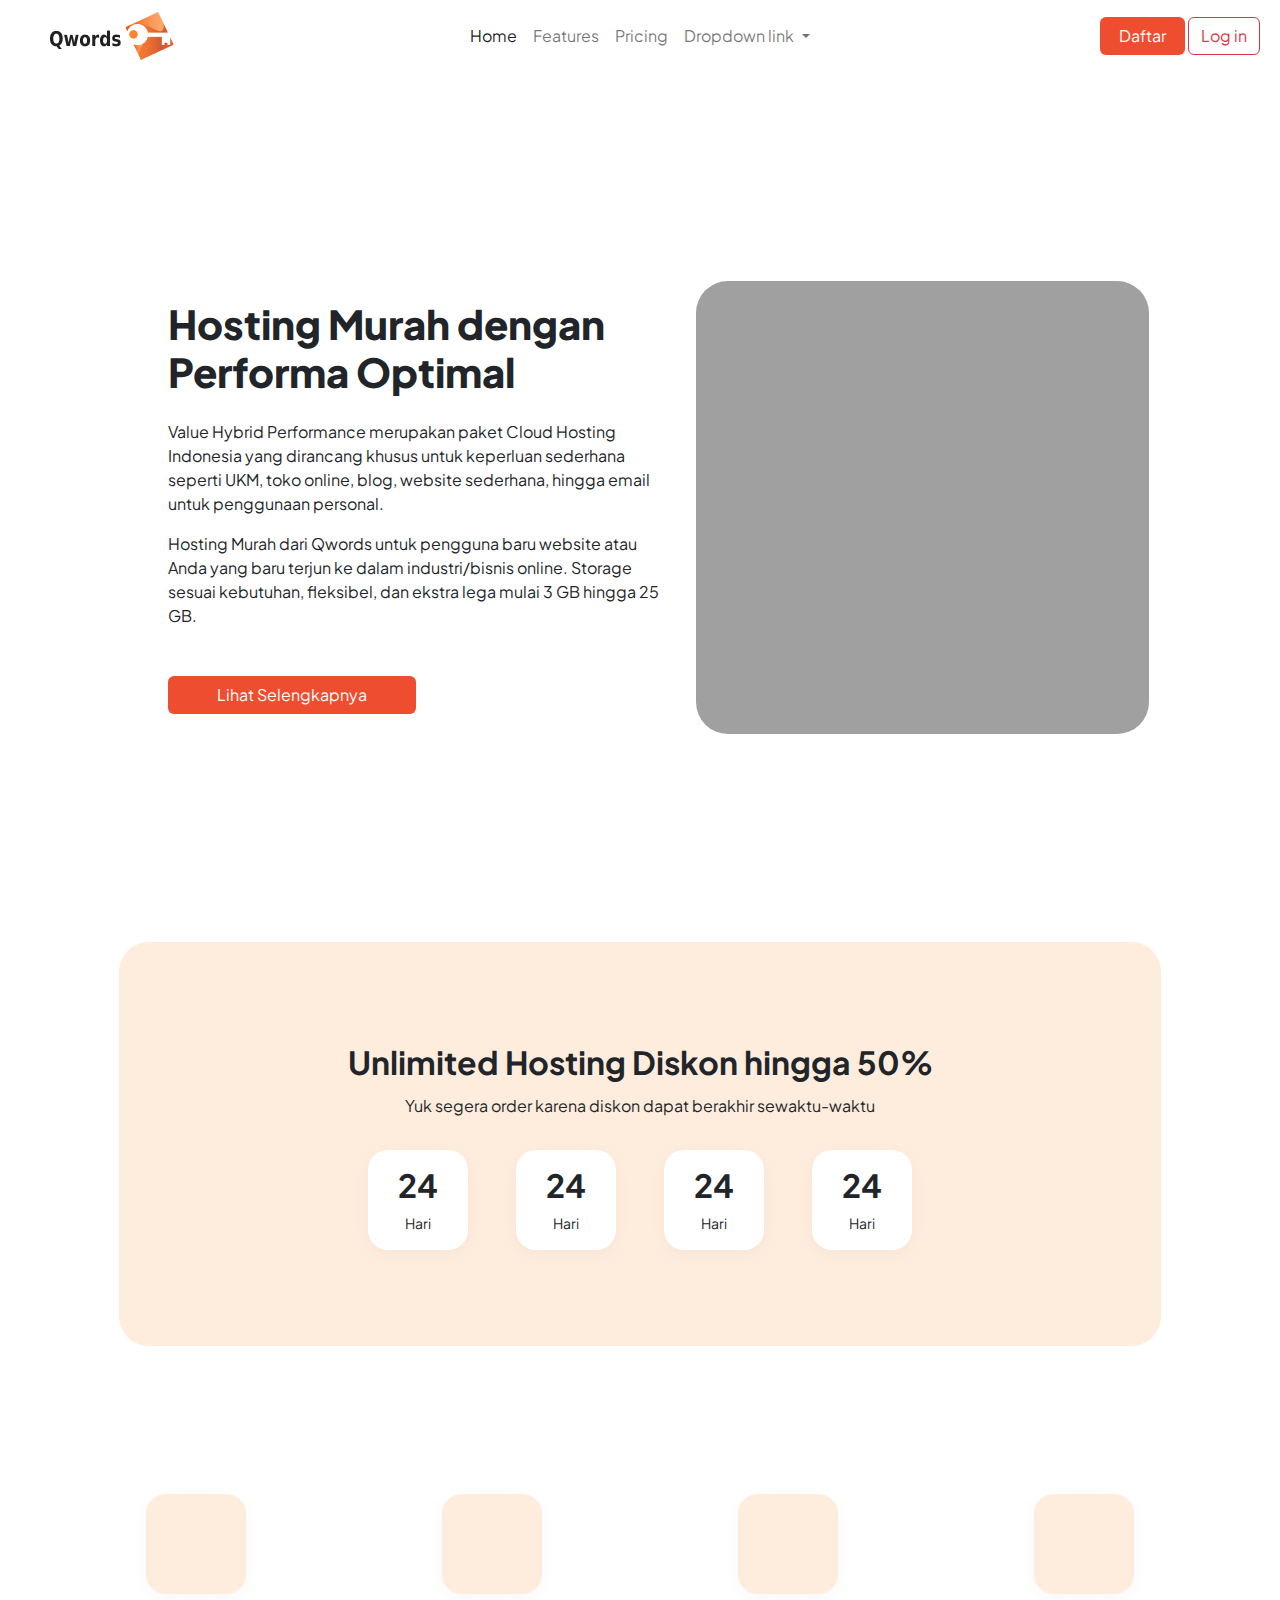
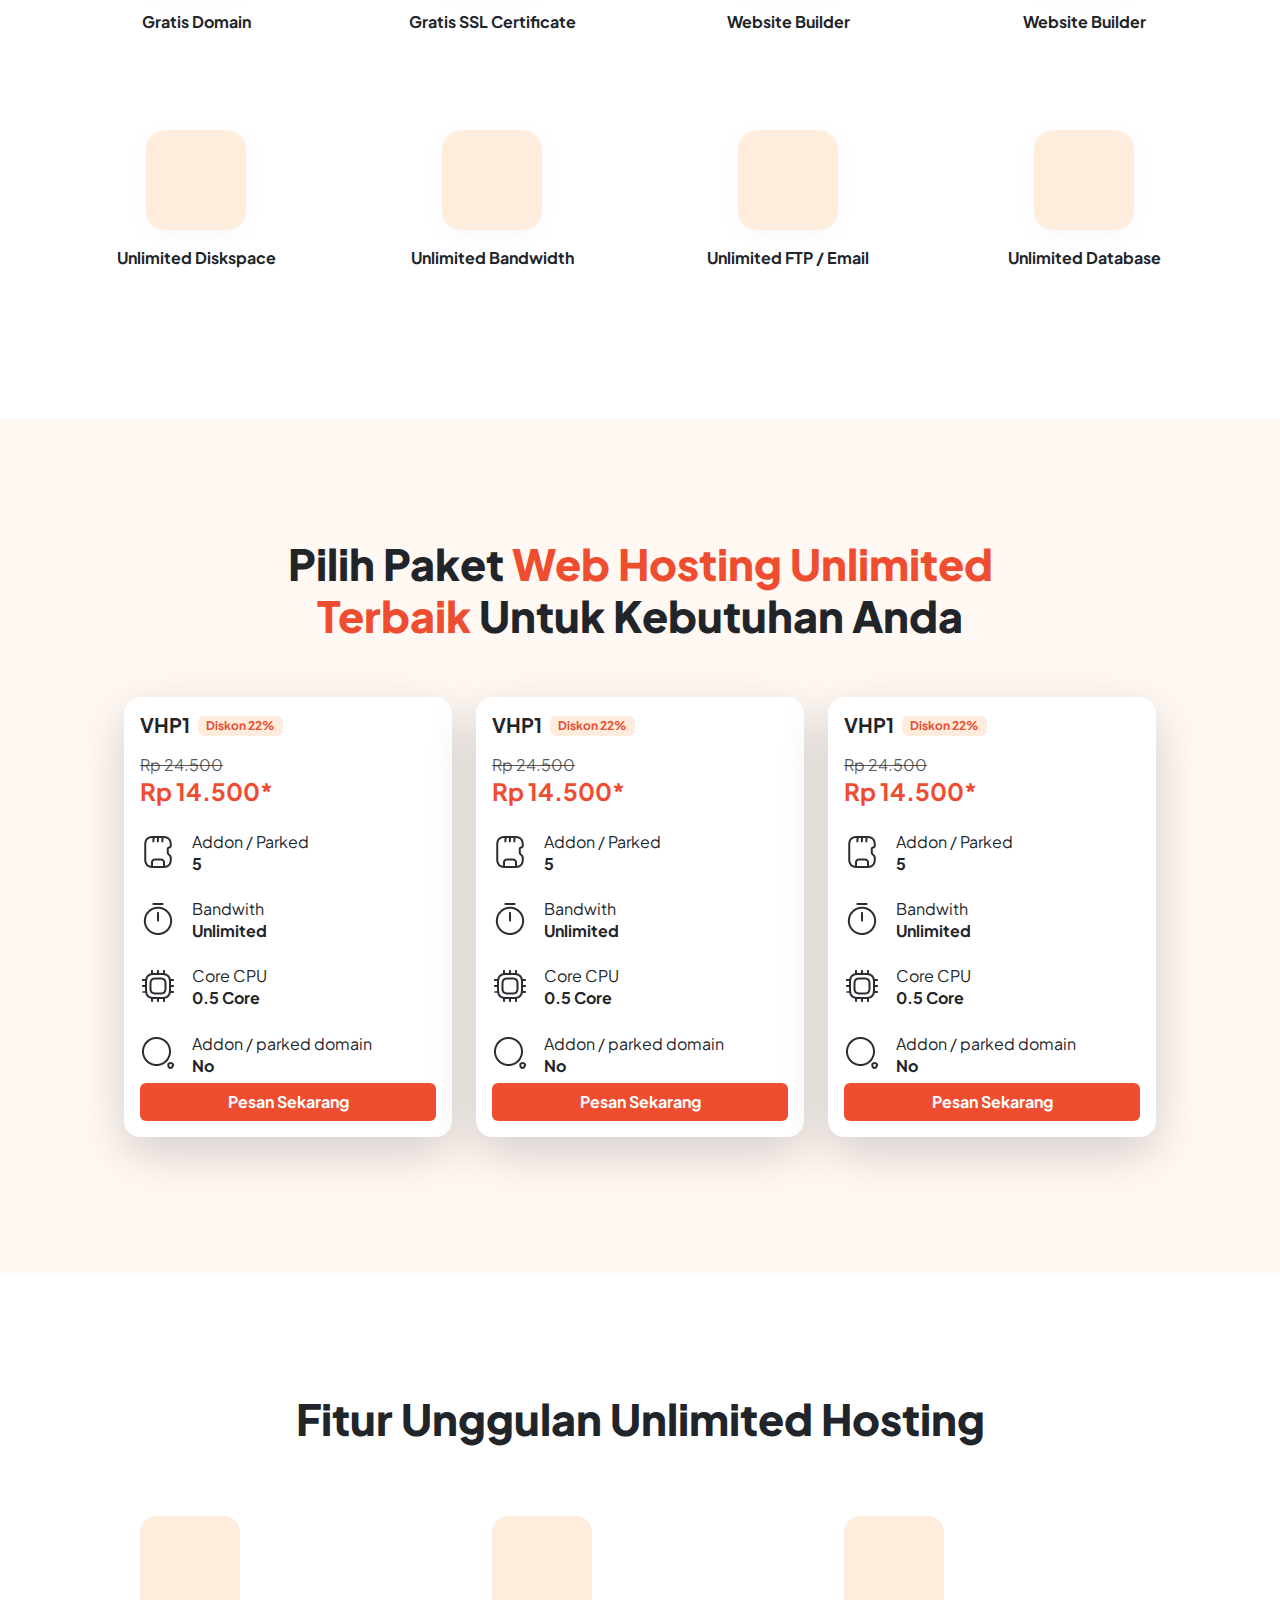
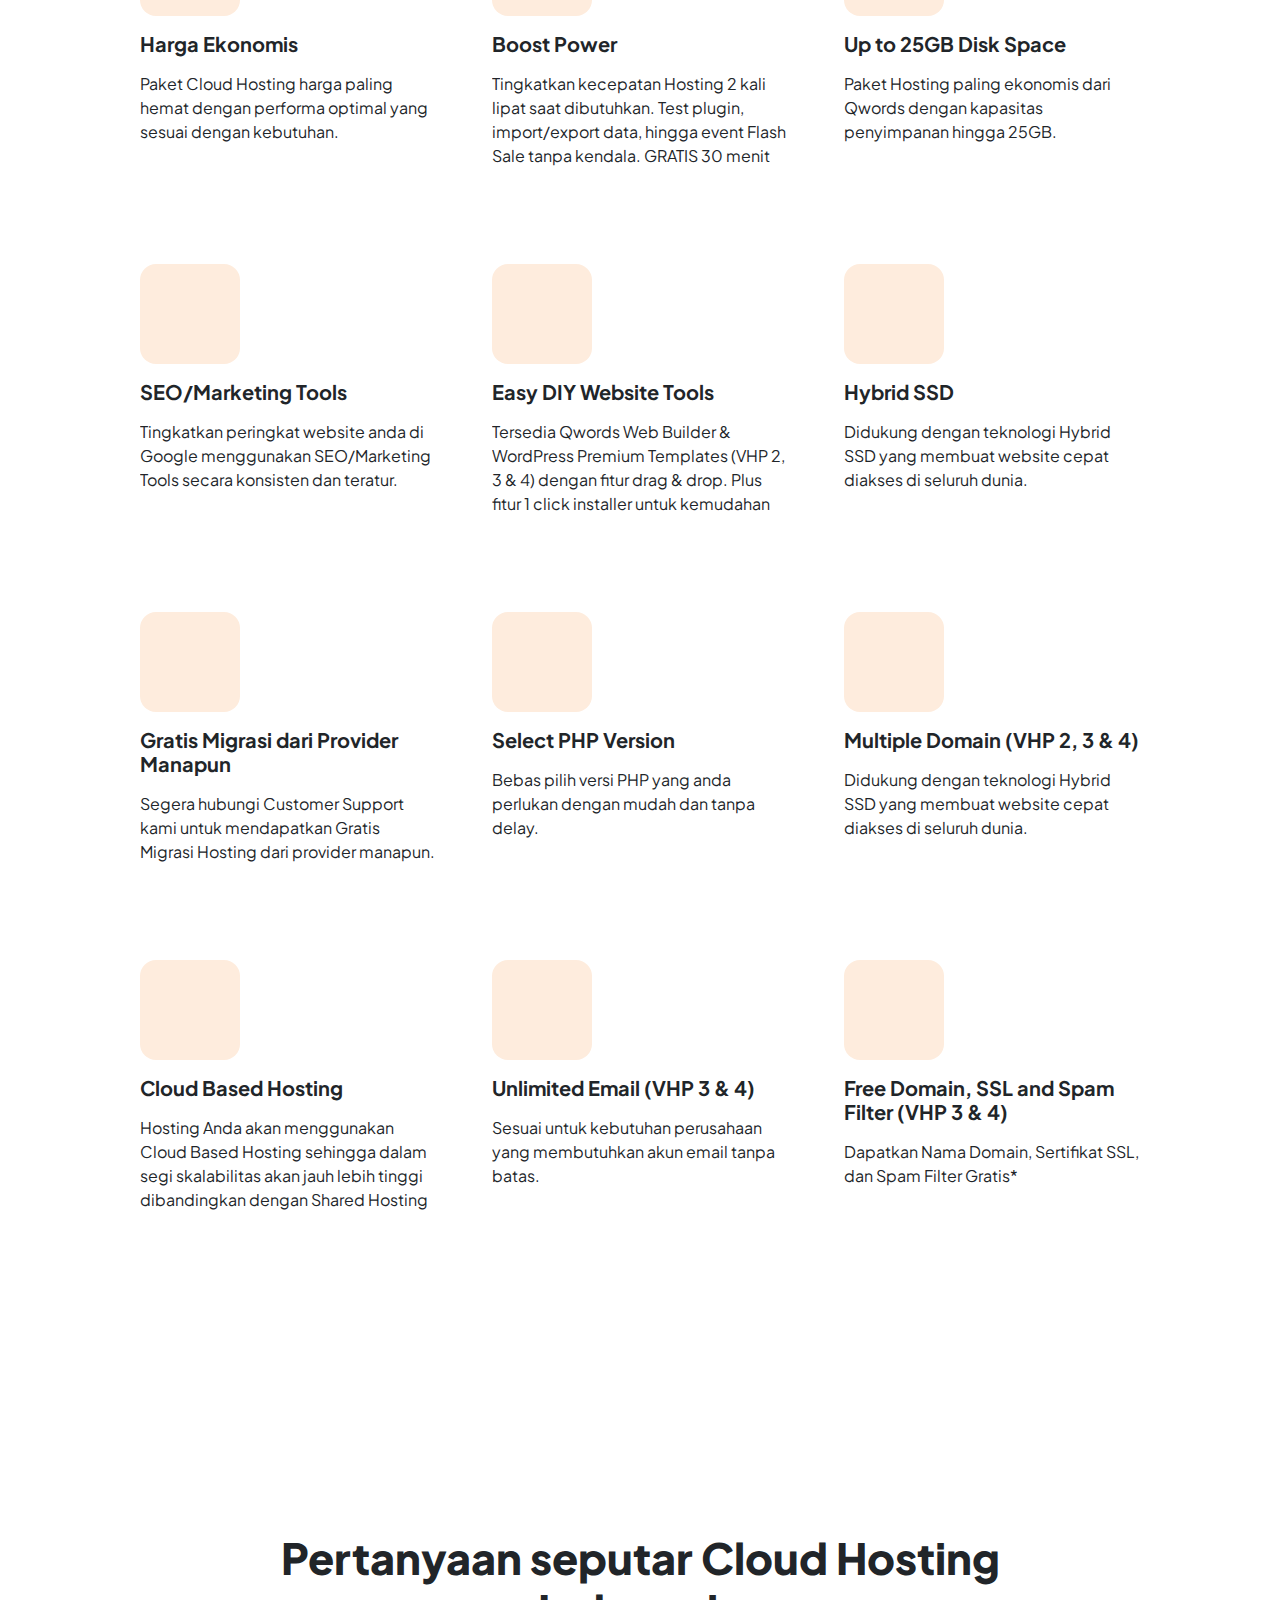
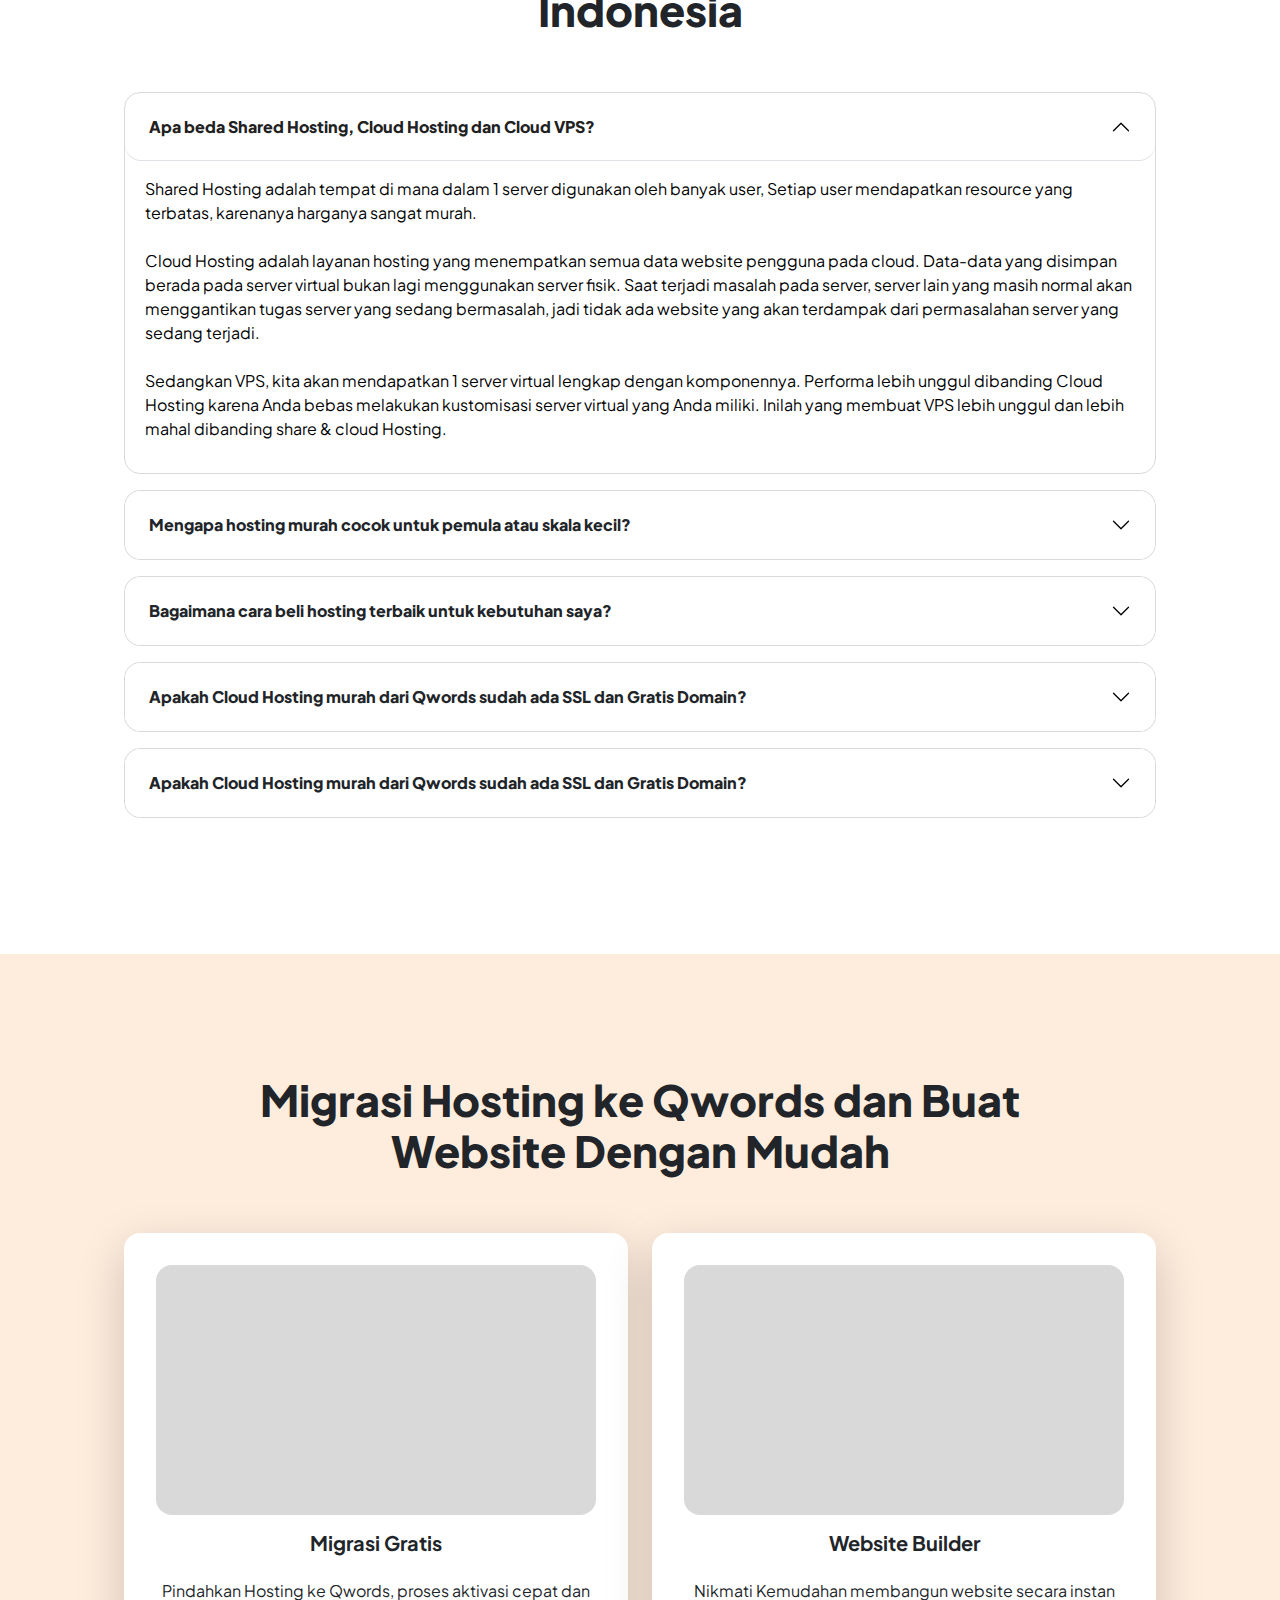
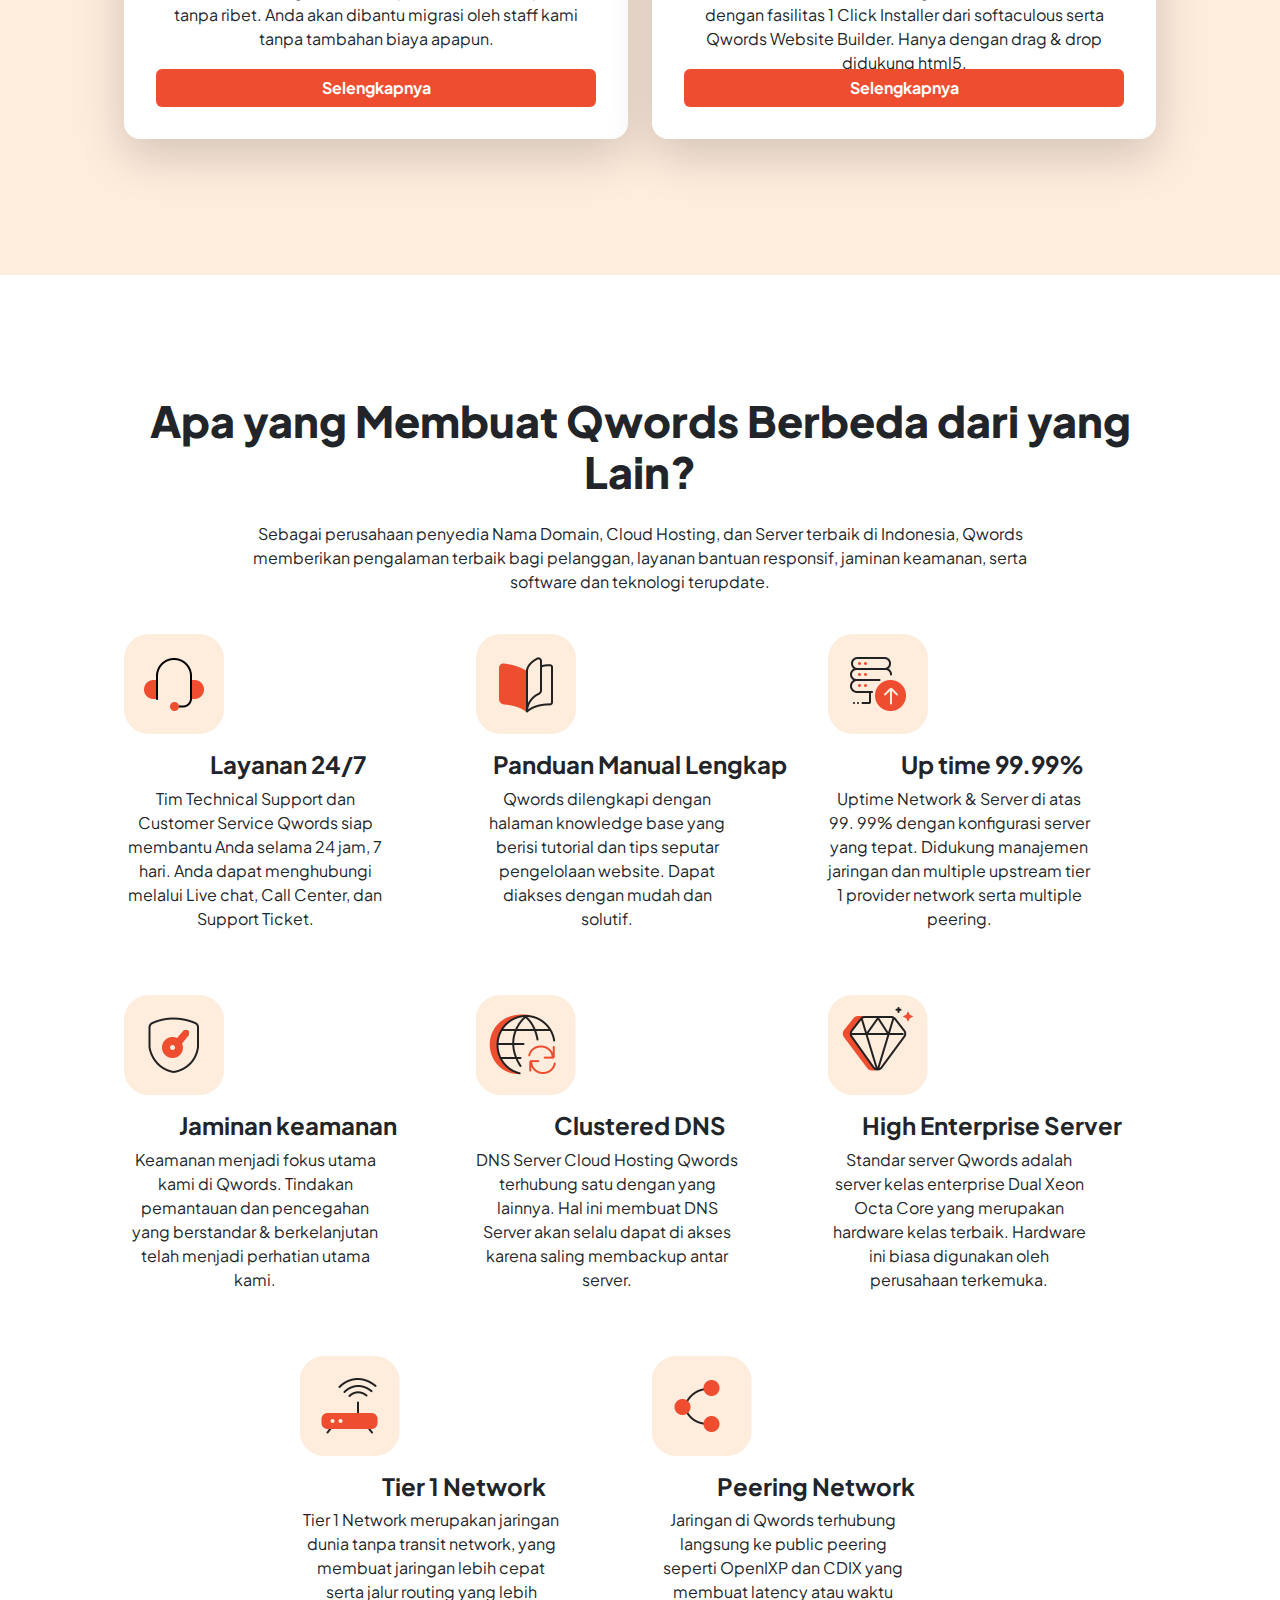
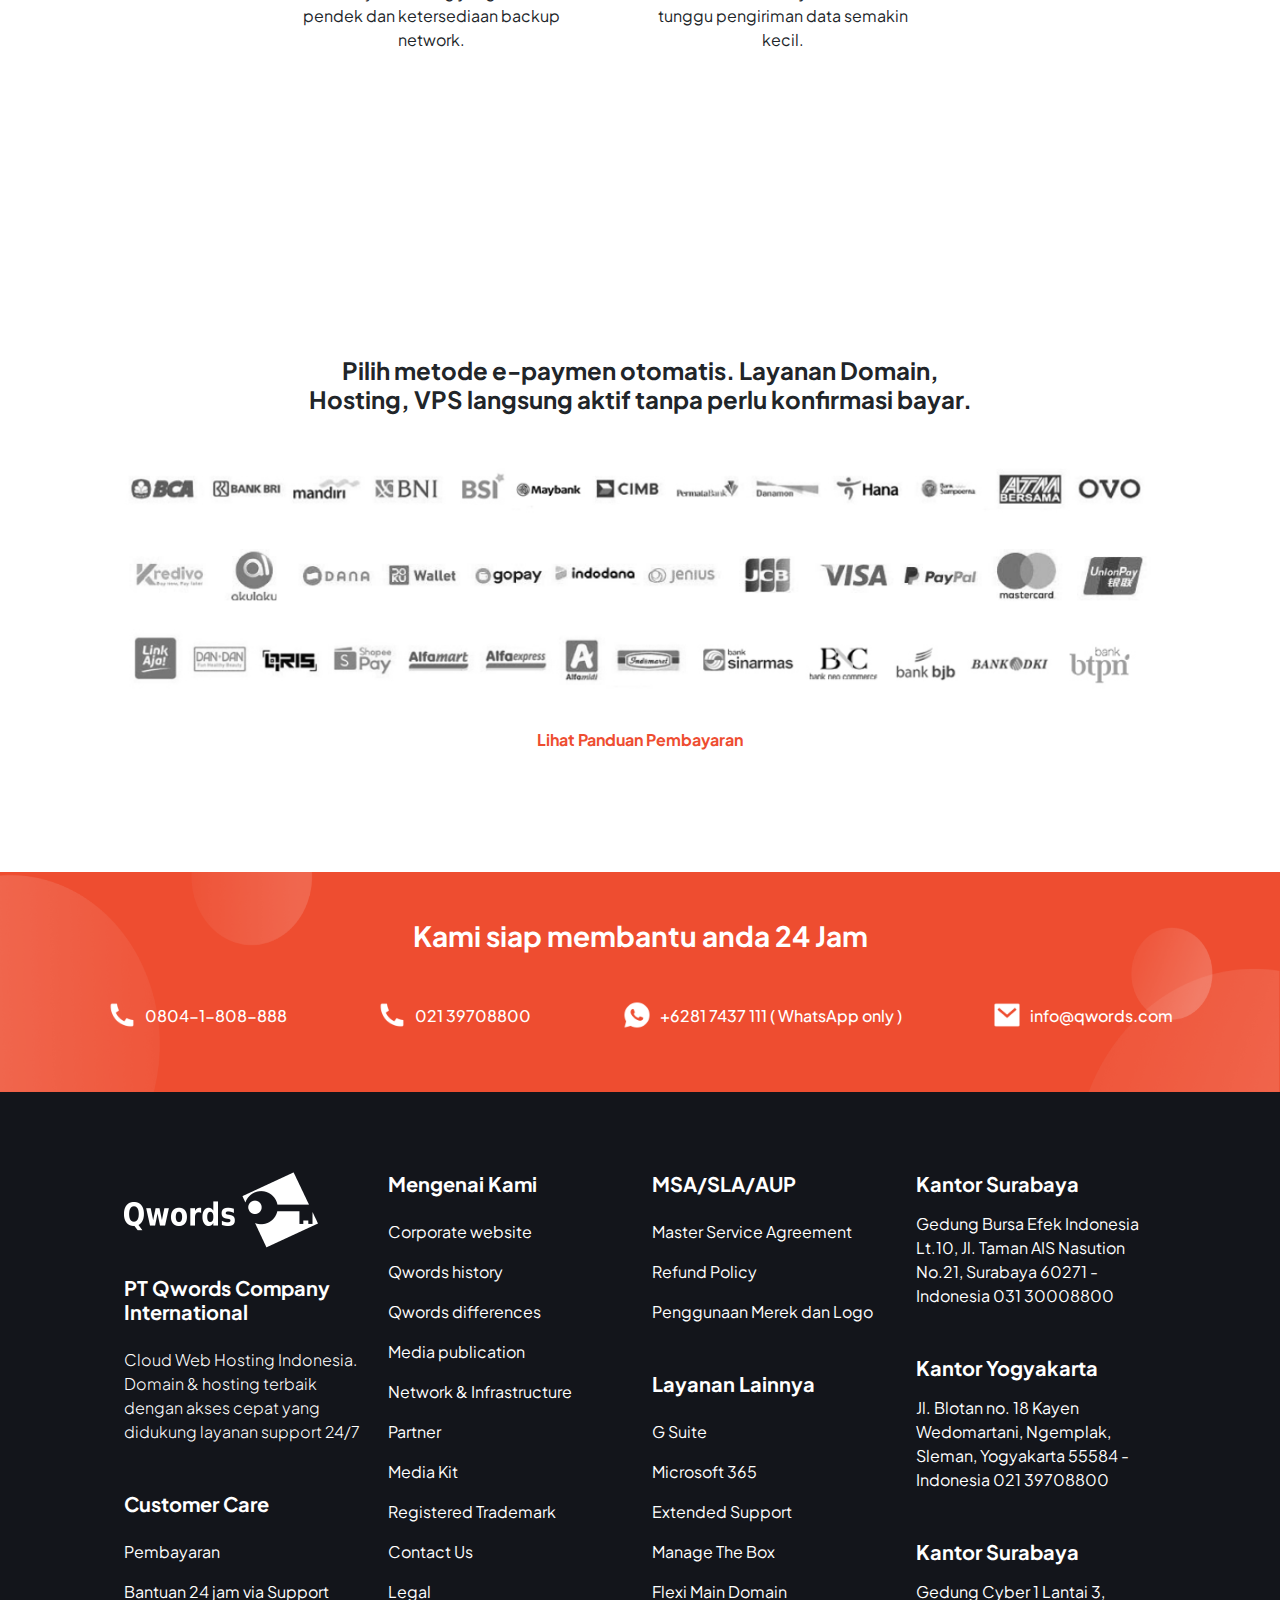
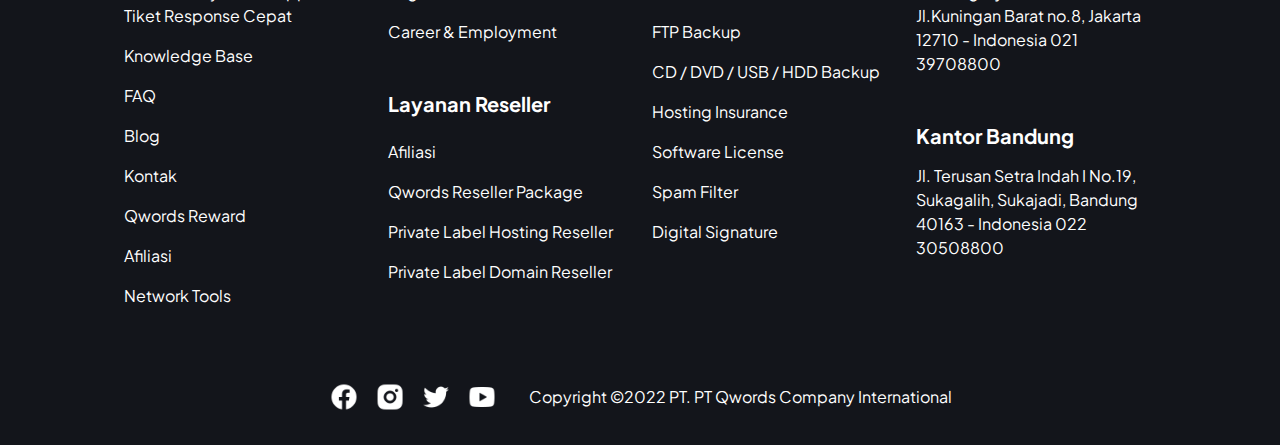
<file: uh.html>
<!DOCTYPE html>
<html lang="en">
	<head>
		<meta charset="UTF-8" />
		<meta http-equiv="X-UA-Compatible" content="IE=edge" />
		<meta name="viewport" content="width=device-width, initial-scale=1.0" />
		<title>Qwords v10</title>
		<link
			rel="stylesheet"
			href="./assets/libs/bootstrap-5.2.0/css/bootstrap.min.css"
		/>
		<link rel="stylesheet" href="./assets/css/customize-component.css" />
		<link rel="stylesheet" href="./assets/css/main.css" />
	</head>
	<body>
		<!-- ! NAVBAR SECTION -->
		<nav class="navbar navbar-expand-lg bg-transparent py-0 py-lg-3">
			<div class="container-fluid">
				<a class="navbar-brand nav-brand-custom w-200px text-center" href="#">
					<img
						src="./assets/images/icons/logo qwords_white-01 1.png"
						alt="qwords.png"
					/>
				</a>
				<button
					class="navbar-toggler"
					type="button"
					data-bs-toggle="collapse"
					data-bs-target="#navbarNavDropdown"
					aria-controls="navbarNavDropdown"
					aria-expanded="false"
					aria-label="Toggle navigation"
				>
					<span class="navbar-toggler-icon"></span>
				</button>
				<div class="collapse navbar-collapse" id="navbarNavDropdown">
					<ul class="navbar-nav mx-auto">
						<li class="nav-item">
							<a class="nav-link active" aria-current="page" href="#">Home</a>
						</li>
						<li class="nav-item">
							<a class="nav-link" href="#">Features</a>
						</li>
						<li class="nav-item">
							<a class="nav-link" href="#">Pricing</a>
						</li>
						<li class="nav-item dropdown">
							<a
								class="nav-link dropdown-toggle"
								href="#"
								role="button"
								data-bs-toggle="dropdown"
								aria-expanded="false"
							>
								Dropdown link
							</a>
							<ul class="dropdown-menu">
								<li><a class="dropdown-item" href="#">Action</a></li>
								<li><a class="dropdown-item" href="#">Another action</a></li>
								<li>
									<a class="dropdown-item" href="#">Something else here</a>
								</li>
							</ul>
						</li>
					</ul>
					<div class="nav-brand-custom w-200px text-center end-0">
						<button class="btn btn-signup">Daftar</button>
						<button class="btn btn-outline-danger">Log in</button>
					</div>
				</div>
			</div>
		</nav>
		<!-- ! END OF NAVBAR SECTION -->
		<!-- ! MAIN BANNER -->
		<section id="uh-banner">
			<div class="container-fluid">
				<div class="vh-70 row justify-content-center align-items-center">
					<div class="order-2 order-md-1 col-12 col-sm-6 col-lg-6">
						<h1 class="mb-3 mb-lg-4">Hosting Murah dengan Performa Optimal</h1>
						<p>
							Value Hybrid Performance merupakan paket Cloud Hosting Indonesia
							yang dirancang khusus untuk keperluan sederhana seperti UKM, toko
							online, blog, website sederhana, hingga email untuk penggunaan
							personal.
						</p>
						<p class="mb-lg-5">
							Hosting Murah dari Qwords untuk pengguna baru website atau Anda
							yang baru terjun ke dalam industri/bisnis online. Storage sesuai
							kebutuhan, fleksibel, dan ekstra lega mulai 3 GB hingga 25 GB.
						</p>
						<button class="btn btn-cta fw-normal px-5">
							Lihat Selengkapnya
						</button>
					</div>
					<div class="order-1 order-md-2 col-12 col-sm-6 col-lg-5 my-5">
						<div class="image-wrapper mx-auto ms-lg-auto"></div>
					</div>
				</div>
			</div>
		</section>
		<!-- ! END OF MAIN BANNER -->
		<!-- ! BROADBAND BANNER -->
		<section id="uh-broadband">
			<div class="container-fluid">
				<div class="row justify-content-center">
					<div class="col-12 col-lg-10">
						<div class="broadband-banner">
							<div class="broadband-text">
								<div class="mx-auto">
                                    <div class="fw-bolder">
                                        <span class="fs-2">Unlimited Hosting Diskon hingga 50%</span>
									</div>
                                    <div class="my-2 fs-6">Yuk segera order karena diskon dapat berakhir sewaktu-waktu</div>
								</div>
							</div>
                            <div class="row justify-content-center gap-1 gap-md-5 mt-4">
                                <div class="col-lg-3 col-md-6 col-6 broadband-icon">
                                    <h2 class="fs-2 fw-bolder">24</h2>
                                    <small>Hari</small>
                                </div>
                                <div class="col-lg-3 col-md-6 col-6 broadband-icon">
                                    <h2 class="fs-2 fw-bolder">24</h2>
                                    <small>Hari</small>
                                </div>
                                <div class="col-lg-3 col-md-6 col-6 broadband-icon">
                                    <h2 class="fs-2 fw-bolder">24</h2>
                                    <small>Hari</small>
                                </div>
                                <div class="col-lg-3 col-md-6 col-6 broadband-icon">
                                    <h2 class="fs-2 fw-bolder">24</h2>
                                    <small>Hari</small>
                                </div>
                            </div>
						</div>
					</div>
				</div>
			</div>
		</section>
		<!-- ! END OF BROADBAND BANNER -->
		<!-- ! PRODUCT -->
		<section id="uh-product">
			<div class="container-fluid">
				<div class="row">
					<div class="col-12">
                        <div id="product-container" class="px-lg-5 px-0">
                            <div class="row justify-content-center">
                                <div class="col-lg-3 col-md-4 col-sm-6 col-6 my-5">
                                    <div class="d-flex flex-column justify-content-center align-items-center">
                                        <div class="icon-soft-primary-1"></div>
                                        <div class="text-center mt-3">
                                            <span class="fw-bolder">Gratis Domain</span>
                                        </div>
                                    </div>
                                </div>
                                <div class="col-lg-3 col-md-4 col-sm-6 col-6 my-5">
                                    <div class="d-flex flex-column justify-content-center align-items-center">
                                        <div class="icon-soft-primary-1"></div>
                                        <div class="text-center mt-3">
                                            <span class="fw-bolder">Gratis SSL Certificate</span>
                                        </div>
                                    </div>
                                </div>
                                <div class="col-lg-3 col-md-4 col-sm-6 col-6 my-5">
                                    <div class="d-flex flex-column justify-content-center align-items-center">
                                        <div class="icon-soft-primary-1"></div>
                                        <div class="text-center mt-3">
                                            <span class="fw-bolder">Website Builder</span>
                                        </div>
                                    </div>
                                </div>
                                <div class="col-lg-3 col-md-4 col-sm-6 col-6 my-5">
                                    <div class="d-flex flex-column justify-content-center align-items-center">
                                        <div class="icon-soft-primary-1"></div>
                                        <div class="text-center mt-3">
                                            <span class="fw-bolder">Website Builder</span>
                                        </div>
                                    </div>
                                </div>
                                <div class="col-lg-3 col-md-4 col-sm-6 col-6 my-5">
                                    <div class="d-flex flex-column justify-content-center align-items-center">
                                        <div class="icon-soft-primary-1"></div>
                                        <div class="text-center mt-3">
                                            <span class="fw-bolder">Unlimited Diskspace</span>
                                        </div>
                                    </div>
                                </div>
                                <div class="col-lg-3 col-md-4 col-sm-6 col-6 my-5">
                                    <div class="d-flex flex-column justify-content-center align-items-center">
                                        <div class="icon-soft-primary-1"></div>
                                        <div class="text-center mt-3">
                                            <span class="fw-bolder">Unlimited Bandwidth</span>
                                        </div>
                                    </div>
                                </div>
                                <div class="col-lg-3 col-md-4 col-sm-6 col-6 my-5">
                                    <div class="d-flex flex-column justify-content-center align-items-center">
                                        <div class="icon-soft-primary-1"></div>
                                        <div class="text-center mt-3">
                                            <span class="fw-bolder">Unlimited FTP / Email</span>
                                        </div>
                                    </div>
                                </div>
                                <div class="col-lg-3 col-md-4 col-sm-6 col-6 my-5">
                                    <div class="d-flex flex-column justify-content-center align-items-center">
                                        <div class="icon-soft-primary-1"></div>
                                        <div class="text-center mt-3">
                                            <span class="fw-bolder">Unlimited Database</span>
                                        </div>
                                    </div>
                                </div>
                            </div>
                        </div>
					</div>
				</div>
			</div>
		</section>
		<!-- ! END OF PRODUCT -->
		<!-- ! CARD PRODUCT LIST -->
		<section id="uh-featured-card" class="bg-qw-soft-primary-2">
			<div class="container-fluid">
				<div class="row text-center justify-content-center">
					<div class="col-12 col-lg-9 mb-5">
						<h2>
							Pilih Paket
							<span class="text-qw-primary">Web Hosting Unlimited Terbaik</span>
                            Untuk Kebutuhan Anda
						</h2>
					</div>
				</div>
				<div class="row justify-content-center">
					<div class="col-12 col-sm-6 col-lg-4 mb-3">
						<div class="card p-3 border-0 shadow-lg rounded-4">
							<div class="card-heading mb-2 d-flex align-items-center gap-2">
								<h5 class="fw-bold">VHP1</h5>
                                <h6>
                                    <span class="badge bg-qw-soft-primary-1 text-qw-primary">Diskon 22%</span>
                                </h6>
							</div>
							<div class="card-price">
								<s class="text-muted">Rp 24.500</s>
								<h4 class="fw-bold text-qw-primary">Rp 14.500*</h4>
							</div>
							<div class="card-description">
								<div class="d-flex align-items-center mt-3">
									<div class="icon-wrapper me-3 mb-2">
										<img src="./assets/images/icons/Disk.png" alt="disk.png" />
									</div>
									<div class="label-spec">
										<div>Addon / Parked</div>
										<h6 class="fw-bold">5</h6>
									</div>
								</div>
								<div class="d-flex align-items-center mt-3">
									<div class="icon-wrapper me-3 mb-2">
										<img
											src="./assets/images/icons/Bandwidth.png"
											alt="Bandwidth.png"
										/>
									</div>
									<div class="label-spec">
										<div>Bandwith</div>
										<h6 class="fw-bold">Unlimited</h6>
									</div>
								</div>
								<div class="d-flex align-items-center mt-3">
									<div class="icon-wrapper me-3 mb-2">
										<img
											src="./assets/images/icons/Core CPU.png"
											alt="core.png"
										/>
									</div>
									<div class="label-spec">
										<div>Core CPU</div>
										<h6 class="fw-bold">0.5 Core</h6>
									</div>
								</div>
								<div class="d-flex align-items-center mt-3">
									<div class="icon-wrapper me-3 mb-2">
										<img src="./assets/images/icons/Addon.png" alt="disk.png" />
									</div>
									<div class="label-spec">
										<div>Addon / parked domain</div>
										<h6 class="fw-bold">No</h6>
									</div>
								</div>
							</div>
							<div class="d-grid mt-auto">
								<button class="btn btn-cta">Pesan Sekarang</button>
							</div>
						</div>
					</div>
					<div class="col-12 col-sm-6 col-lg-4 mb-3">
						<div class="card p-3 border-0 shadow-lg rounded-4">
							<div class="card-heading mb-2 d-flex align-items-center gap-2">
								<h5 class="fw-bold">VHP1</h5>
                                <h6>
                                    <span class="badge bg-qw-soft-primary-1 text-qw-primary">Diskon 22%</span>
                                </h6>
							</div>
							<div class="card-price">
								<s class="text-muted">Rp 24.500</s>
								<h4 class="fw-bold text-qw-primary">Rp 14.500*</h4>
							</div>
							<div class="card-description">
								<div class="d-flex align-items-center mt-3">
									<div class="icon-wrapper me-3 mb-2">
										<img src="./assets/images/icons/Disk.png" alt="disk.png" />
									</div>
									<div class="label-spec">
										<div>Addon / Parked</div>
										<h6 class="fw-bold">5</h6>
									</div>
								</div>
								<div class="d-flex align-items-center mt-3">
									<div class="icon-wrapper me-3 mb-2">
										<img
											src="./assets/images/icons/Bandwidth.png"
											alt="Bandwidth.png"
										/>
									</div>
									<div class="label-spec">
										<div>Bandwith</div>
										<h6 class="fw-bold">Unlimited</h6>
									</div>
								</div>
								<div class="d-flex align-items-center mt-3">
									<div class="icon-wrapper me-3 mb-2">
										<img
											src="./assets/images/icons/Core CPU.png"
											alt="core.png"
										/>
									</div>
									<div class="label-spec">
										<div>Core CPU</div>
										<h6 class="fw-bold">0.5 Core</h6>
									</div>
								</div>
								<div class="d-flex align-items-center mt-3">
									<div class="icon-wrapper me-3 mb-2">
										<img src="./assets/images/icons/Addon.png" alt="disk.png" />
									</div>
									<div class="label-spec">
										<div>Addon / parked domain</div>
										<h6 class="fw-bold">No</h6>
									</div>
								</div>
							</div>
							<div class="d-grid mt-auto">
								<button class="btn btn-cta">Pesan Sekarang</button>
							</div>
						</div>
					</div>
					<div class="col-12 col-sm-6 col-lg-4 mb-3">
						<div class="card p-3 border-0 shadow-lg rounded-4">
							<div class="card-heading mb-2 d-flex align-items-center gap-2">
								<h5 class="fw-bold">VHP1</h5>
                                <h6>
                                    <span class="badge bg-qw-soft-primary-1 text-qw-primary">Diskon 22%</span>
                                </h6>
							</div>
							<div class="card-price">
								<s class="text-muted">Rp 24.500</s>
								<h4 class="fw-bold text-qw-primary">Rp 14.500*</h4>
							</div>
							<div class="card-description">
								<div class="d-flex align-items-center mt-3">
									<div class="icon-wrapper me-3 mb-2">
										<img src="./assets/images/icons/Disk.png" alt="disk.png" />
									</div>
									<div class="label-spec">
										<div>Addon / Parked</div>
										<h6 class="fw-bold">5</h6>
									</div>
								</div>
								<div class="d-flex align-items-center mt-3">
									<div class="icon-wrapper me-3 mb-2">
										<img
											src="./assets/images/icons/Bandwidth.png"
											alt="Bandwidth.png"
										/>
									</div>
									<div class="label-spec">
										<div>Bandwith</div>
										<h6 class="fw-bold">Unlimited</h6>
									</div>
								</div>
								<div class="d-flex align-items-center mt-3">
									<div class="icon-wrapper me-3 mb-2">
										<img
											src="./assets/images/icons/Core CPU.png"
											alt="core.png"
										/>
									</div>
									<div class="label-spec">
										<div>Core CPU</div>
										<h6 class="fw-bold">0.5 Core</h6>
									</div>
								</div>
								<div class="d-flex align-items-center mt-3">
									<div class="icon-wrapper me-3 mb-2">
										<img src="./assets/images/icons/Addon.png" alt="disk.png" />
									</div>
									<div class="label-spec">
										<div>Addon / parked domain</div>
										<h6 class="fw-bold">No</h6>
									</div>
								</div>
							</div>
							<div class="d-grid mt-auto">
								<button class="btn btn-cta">Pesan Sekarang</button>
							</div>
						</div>
					</div>
				</div>
			</div>
		</section>
		<!-- ! END CARD PRODUCT LIST -->
        <!-- ! SOLUTION -->
		<section id="vhp-benefit-hosting" class="bg-white">
			<div class="container-fluid">
				<div class="row justify-content-center">
					<div class="col-12 col-lg-9">
						<h2 class="heading-section text-center">
							Fitur Unggulan Unlimited Hosting
						</h2>
					</div>
				</div>
				<div class="row mt-3 mt-lg-5">
					<div class="col-12 col-sm-6 col-md-6 col-lg-4 mb-3">
						<div class="card-benefit text-sm-start text-center">
							<div class="icon-placeholder mx-sm-0 mx-auto"></div>
							<h5 class="my-3 fw-bold">Harga Ekonomis</h5>
							<div class="benefit-description">
								Paket Cloud Hosting harga paling hemat dengan performa optimal
								yang sesuai dengan kebutuhan.
							</div>
						</div>
					</div>
					<div class="col-12 col-sm-6 col-md-6 col-lg-4 mb-3 mb-lg-5">
						<div class="card-benefit text-sm-start text-center">
							<div class="icon-placeholder mx-sm-0 mx-auto"></div>
							<h5 class="my-3 fw-bold">Boost Power</h5>
							<div class="benefit-description">
								Tingkatkan kecepatan Hosting 2 kali lipat saat dibutuhkan. Test
								plugin, import/export data, hingga event Flash Sale tanpa
								kendala. GRATIS 30 menit per bulan. (Tersedia di versi cPanel)
							</div>
						</div>
					</div>
					<div class="col-12 col-sm-6 col-md-6 col-lg-4 mb-3 mb-lg-5">
						<div class="card-benefit text-sm-start text-center">
							<div class="icon-placeholder mx-sm-0 mx-auto"></div>
							<h5 class="my-3 fw-bold">Up to 25GB Disk Space</h5>
							<div class="benefit-description">
								Paket Hosting paling ekonomis dari Qwords dengan kapasitas
								penyimpanan hingga 25GB.
							</div>
						</div>
					</div>
					<div class="col-12 col-sm-6 col-md-6 col-lg-4 mb-3 mb-lg-5">
						<div class="card-benefit text-sm-start text-center">
							<div class="icon-placeholder mx-sm-0 mx-auto"></div>
							<h5 class="my-3 fw-bold">SEO/Marketing Tools</h5>
							<div class="benefit-description">
								Tingkatkan peringkat website anda di Google menggunakan
								SEO/Marketing Tools secara konsisten dan teratur.
							</div>
						</div>
					</div>
					<div class="col-12 col-sm-6 col-md-6 col-lg-4 mb-3 mb-lg-5">
						<div class="card-benefit text-sm-start text-center">
							<div class="icon-placeholder mx-sm-0 mx-auto"></div>
							<h5 class="my-3 fw-bold">Easy DIY Website Tools</h5>
							<div class="benefit-description">
								Tersedia Qwords Web Builder & WordPress Premium Templates (VHP
								2, 3 & 4) dengan fitur drag & drop. Plus fitur 1 click installer
								untuk kemudahan membangun website.
							</div>
						</div>
					</div>
					<div class="col-12 col-sm-6 col-md-6 col-lg-4 mb-3 mb-lg-5">
						<div class="card-benefit text-sm-start text-center">
							<div class="icon-placeholder mx-sm-0 mx-auto"></div>
							<h5 class="my-3 fw-bold">Hybrid SSD</h5>
							<div class="benefit-description">
								Didukung dengan teknologi Hybrid SSD yang membuat website cepat
								diakses di seluruh dunia.
							</div>
						</div>
					</div>
					<div class="col-12 col-sm-6 col-md-6 col-lg-4 mb-3 mb-lg-5">
						<div class="card-benefit text-sm-start text-center">
							<div class="icon-placeholder mx-sm-0 mx-auto"></div>
							<h5 class="my-3 fw-bold">Gratis Migrasi dari Provider Manapun</h5>
							<div class="benefit-description">
								Segera hubungi Customer Support kami untuk mendapatkan Gratis
								Migrasi Hosting dari provider manapun.
							</div>
						</div>
					</div>
					<div class="col-12 col-sm-6 col-md-6 col-lg-4 mb-3 mb-lg-5">
						<div class="card-benefit text-sm-start text-center">
							<div class="icon-placeholder mx-sm-0 mx-auto"></div>
							<h5 class="my-3 fw-bold">Select PHP Version</h5>
							<div class="benefit-description">
								Bebas pilih versi PHP yang anda perlukan dengan mudah dan tanpa
								delay.
							</div>
						</div>
					</div>
					<div class="col-12 col-sm-6 col-md-6 col-lg-4 mb-3 mb-lg-5">
						<div class="card-benefit text-sm-start text-center">
							<div class="icon-placeholder mx-sm-0 mx-auto"></div>
							<h5 class="my-3 fw-bold">Multiple Domain (VHP 2, 3 & 4)</h5>
							<div class="benefit-description">
								Didukung dengan teknologi Hybrid SSD yang membuat website cepat
								diakses di seluruh dunia.
							</div>
						</div>
					</div>
					<div class="col-12 col-sm-6 col-md-6 col-lg-4 mb-3 mb-lg-5">
						<div class="card-benefit text-sm-start text-center">
							<div class="icon-placeholder mx-sm-0 mx-auto"></div>
							<h5 class="my-3 fw-bold">Cloud Based Hosting</h5>
							<div class="benefit-description">
								Hosting Anda akan menggunakan Cloud Based Hosting sehingga dalam
								segi skalabilitas akan jauh lebih tinggi dibandingkan dengan
								Shared Hosting biasa.
							</div>
						</div>
					</div>
					<div class="col-12 col-sm-6 col-md-6 col-lg-4 mb-3 mb-lg-5">
						<div class="card-benefit text-sm-start text-center">
							<div class="icon-placeholder mx-sm-0 mx-auto"></div>
							<h5 class="my-3 fw-bold">Unlimited Email (VHP 3 & 4)</h5>
							<div class="benefit-description">
								Sesuai untuk kebutuhan perusahaan yang membutuhkan akun email
								tanpa batas.
							</div>
						</div>
					</div>
					<div class="col-12 col-sm-6 col-md-6 col-lg-4 mb-3 mb-lg-5">
						<div class="card-benefit text-sm-start text-center">
							<div class="icon-placeholder mx-sm-0 mx-auto"></div>
							<h5 class="my-3 fw-bold">
								Free Domain, SSL and Spam Filter (VHP 3 & 4)
							</h5>
							<div class="benefit-description">
								Dapatkan Nama Domain, Sertifikat SSL, dan Spam Filter Gratis*
							</div>
						</div>
					</div>
				</div>
			</div>
		</section>
		<!-- ! END OF SOLUTION -->
        <!-- ! QNA -->
		<section id="vhp-qna">
			<div class="container-fluid">
				<div class="row justify-content-center">
					<div class="col-12 col-lg-10">
						<h2 class="heading-section text-center">
							Pertanyaan seputar Cloud Hosting Indonesia
						</h2>
					</div>
				</div>
				<div class="row mt-3 mt-lg-5">
					<div class="col-12">
						<div class="accordion" id="accordionExample">
							<div class="accordion-item">
								<h2 class="accordion-header" id="headingOne">
									<button
										class="accordion-button"
										type="button"
										data-bs-toggle="collapse"
										data-bs-target="#collapseOne"
										aria-expanded="true"
										aria-controls="collapseOne"
									>
										Apa beda Shared Hosting, Cloud Hosting dan Cloud VPS?
									</button>
								</h2>
								<div
									id="collapseOne"
									class="accordion-collapse collapse show"
									aria-labelledby="headingOne"
									data-bs-parent="#accordionExample"
								>
									<div class="accordion-body">
										<p>
											Shared Hosting adalah tempat di mana dalam 1 server
											digunakan oleh banyak user, Setiap user mendapatkan
											resource yang terbatas, karenanya harganya sangat murah.
											<br />
											<br />
											Cloud Hosting adalah layanan hosting yang menempatkan
											semua data website pengguna pada cloud. Data-data yang
											disimpan berada pada server virtual bukan lagi menggunakan
											server fisik. Saat terjadi masalah pada server, server
											lain yang masih normal akan menggantikan tugas server yang
											sedang bermasalah, jadi tidak ada website yang akan
											terdampak dari permasalahan server yang sedang terjadi.
											<br />
											<br />
											Sedangkan VPS, kita akan mendapatkan 1 server virtual
											lengkap dengan komponennya. Performa lebih unggul
											dibanding Cloud Hosting karena Anda bebas melakukan
											kustomisasi server virtual yang Anda miliki. Inilah yang
											membuat VPS lebih unggul dan lebih mahal dibanding share &
											cloud Hosting.
										</p>
									</div>
								</div>
							</div>
							<div class="accordion-item">
								<h2 class="accordion-header" id="headingTwo">
									<button
										class="accordion-button collapsed"
										type="button"
										data-bs-toggle="collapse"
										data-bs-target="#collapseTwo"
										aria-expanded="false"
										aria-controls="collapseTwo"
									>
										Mengapa hosting murah cocok untuk pemula atau skala kecil?
									</button>
								</h2>
								<div
									id="collapseTwo"
									class="accordion-collapse collapse"
									aria-labelledby="headingTwo"
									data-bs-parent="#accordionExample"
								>
									<div class="accordion-body">
										<strong>This is the second item's accordion body.</strong>
										It is hidden by default, until the collapse plugin adds the
										appropriate classes that we use to style each element. These
										classes control the overall appearance, as well as the
										showing and hiding via CSS transitions. You can modify any
										of this with custom CSS or overriding our default variables.
										It's also worth noting that just about any HTML can go
										within the <code>.accordion-body</code>, though the
										transition does limit overflow.
									</div>
								</div>
							</div>
							<div class="accordion-item">
								<h2 class="accordion-header" id="headingThree">
									<button
										class="accordion-button collapsed"
										type="button"
										data-bs-toggle="collapse"
										data-bs-target="#collapseThree"
										aria-expanded="false"
										aria-controls="collapseThree"
									>
										Bagaimana cara beli hosting terbaik untuk kebutuhan saya?
									</button>
								</h2>
								<div
									id="collapseThree"
									class="accordion-collapse collapse"
									aria-labelledby="headingThree"
									data-bs-parent="#accordionExample"
								>
									<div class="accordion-body">
										<strong>This is the third item's accordion body.</strong> It
										is hidden by default, until the collapse plugin adds the
										appropriate classes that we use to style each element. These
										classes control the overall appearance, as well as the
										showing and hiding via CSS transitions. You can modify any
										of this with custom CSS or overriding our default variables.
										It's also worth noting that just about any HTML can go
										within the <code>.accordion-body</code>, though the
										transition does limit overflow.
									</div>
								</div>
							</div>
							<div class="accordion-item">
								<h2 class="accordion-header" id="headingFour">
									<button
										class="accordion-button collapsed"
										type="button"
										data-bs-toggle="collapse"
										data-bs-target="#collapseFour"
										aria-expanded="false"
										aria-controls="collapseFour"
									>
										Apakah Cloud Hosting murah dari Qwords sudah ada SSL dan
										Gratis Domain?
									</button>
								</h2>
								<div
									id="collapseFour"
									class="accordion-collapse collapse"
									aria-labelledby="headingFour"
									data-bs-parent="#accordionExample"
								>
									<div class="accordion-body">
										<strong>This is the third item's accordion body.</strong> It
										is hidden by default, until the collapse plugin adds the
										appropriate classes that we use to style each element. These
										classes control the overall appearance, as well as the
										showing and hiding via CSS transitions. You can modify any
										of this with custom CSS or overriding our default variables.
										It's also worth noting that just about any HTML can go
										within the <code>.accordion-body</code>, though the
										transition does limit overflow.
									</div>
								</div>
							</div>
							<div class="accordion-item">
								<h2 class="accordion-header" id="headingFive">
									<button
										class="accordion-button collapsed"
										type="button"
										data-bs-toggle="collapse"
										data-bs-target="#collapseFive"
										aria-expanded="false"
										aria-controls="collapseFive"
									>
										Apakah Cloud Hosting murah dari Qwords sudah ada SSL dan
										Gratis Domain?
									</button>
								</h2>
								<div
									id="collapseFive"
									class="accordion-collapse collapse"
									aria-labelledby="headingFive"
									data-bs-parent="#accordionExample"
								>
									<div class="accordion-body">
										<strong>This is the third item's accordion body.</strong> It
										is hidden by default, until the collapse plugin adds the
										appropriate classes that we use to style each element. These
										classes control the overall appearance, as well as the
										showing and hiding via CSS transitions. You can modify any
										of this with custom CSS or overriding our default variables.
										It's also worth noting that just about any HTML can go
										within the <code>.accordion-body</code>, though the
										transition does limit overflow.
									</div>
								</div>
							</div>
						</div>
					</div>
				</div>
			</div>
		</section>
		<!-- ! END OF QNA -->
        <!-- ! MIGRASI HOSTIN -->
		<section id="vhp-migrasi-hosting" class="bg-qw-soft-primary-2">
			<div class="container-fluid">
				<div class="row justify-content-center">
					<div class="col-12 col-lg-10">
						<h2 class="heading-section text-center">
							Migrasi Hosting ke Qwords dan Buat Website Dengan Mudah
						</h2>
					</div>
				</div>
				<div class="row mt-3 mt-lg-5">
					<div class="col-12 col-md-6 col-lg-6 mb-3">
						<div class="card border-0 card-migration shadow-lg rounded-4">
							<div class="card-thumbnail"></div>
							<div class="card-heading text-center mb-3 mb-lg-3">
								<h5 class="fw-bold">Migrasi Gratis</h5>
							</div>
							<div class="card-description">
								<p>
									Pindahkan Hosting ke Qwords, proses aktivasi cepat dan tanpa
									ribet. Anda akan dibantu migrasi oleh staff kami tanpa
									tambahan biaya apapun.
								</p>
							</div>
							<div class="d-grid mt-auto">
								<button class="btn btn-cta">Selengkapnya</button>
							</div>
						</div>
					</div>
					<div class="col-12 col-md-6 col-lg-6 mb-3">
						<div class="card border-0 card-migration shadow-lg rounded-4">
							<div class="card-thumbnail"></div>
							<div class="card-heading text-center mb-3 mb-lg-3">
								<h5 class="fw-bold">Website Builder</h5>
							</div>
							<div class="card-description">
								<p>
									Nikmati Kemudahan membangun website secara instan dengan
									fasilitas 1 Click Installer dari softaculous serta Qwords
									Website Builder. Hanya dengan drag & drop didukung html5.
								</p>
							</div>
							<div class="d-grid mt-auto">
								<button class="btn btn-cta">Selengkapnya</button>
							</div>
						</div>
					</div>
				</div>
			</div>
		</section>
		<!-- ! END OF MIGRASI HOSTIN -->
        <!-- ! COMMITMENT -->
		<section id="commitment">
			<div class="container-fluid">
				<div class="row justify-content-center">
					<div class="col-12 col-lg-12 text-center">
						<h2>Apa yang Membuat Qwords Berbeda dari yang Lain?</h2>
						<p class="mx-auto my-4">
							Sebagai perusahaan penyedia Nama Domain, Cloud Hosting, dan Server
							terbaik di Indonesia, Qwords memberikan pengalaman terbaik bagi
							pelanggan, layanan bantuan responsif, jaminan keamanan, serta
							software dan teknologi terupdate.
						</p>
					</div>
				</div>
				<div class="row justify-content-center mt-3">
					<div class="col-12 col-sm-6 col-lg-4 mb-5 mb-lg-5 text-center">
						<div class="icon-wrapper mb-3 mx-sm-0 mx-auto">
							<img src="./assets/images/icons/commit/cs.png" alt="cs.png" />
						</div>
						<h4 class="fw-bold">Layanan 24/7</h4>
						<p class="mx-sm-0 mx-auto">
							Tim Technical Support dan Customer Service Qwords siap membantu
							Anda selama 24 jam, 7 hari. Anda dapat menghubungi melalui Live
							chat, Call Center, dan Support Ticket.
						</p>
					</div>
					<div class="col-12 col-sm-6 col-lg-4 mb-5 mb-lg-5 text-center">
						<div class="icon-wrapper mb-3 mx-sm-0 mx-auto">
							<img
								src="./assets/images/icons/commit/Panduan Manual Lengkap.png"
								alt="guide.png"
							/>
						</div>
						<h4 class="fw-bold">Panduan Manual Lengkap</h4>
						<p class="mx-sm-0 mx-auto">
							Qwords dilengkapi dengan halaman knowledge base yang berisi
							tutorial dan tips seputar pengelolaan website. Dapat diakses
							dengan mudah dan solutif.
						</p>
					</div>
					<div class="col-12 col-sm-6 col-lg-4 mb-5 mb-lg-5 text-center">
						<div class="icon-wrapper mb-3 mx-sm-0 mx-auto">
							<img
								src="./assets/images/icons/commit/uptime.png"
								alt="uptime.png"
							/>
						</div>
						<h4 class="fw-bold">Up time 99.99%</h4>
						<p class="mx-sm-0 mx-auto">
							Uptime Network & Server di atas 99. 99% dengan konfigurasi server
							yang tepat. Didukung manajemen jaringan dan multiple upstream tier
							1 provider network serta multiple peering.
						</p>
					</div>
					<div class="col-12 col-sm-6 col-lg-4 mb-5 mb-lg-5 text-center">
						<div class="icon-wrapper mb-3 mx-sm-0 mx-auto">
							<img
								src="./assets/images/icons/commit/Jaminan keamanan.png"
								alt="Jaminan keamanan.png"
							/>
						</div>
						<h4 class="fw-bold">Jaminan keamanan</h4>
						<p class="mx-sm-0 mx-auto">
							Keamanan menjadi fokus utama kami di Qwords. Tindakan pemantauan
							dan pencegahan yang berstandar & berkelanjutan telah menjadi
							perhatian utama kami.
						</p>
					</div>
					<div class="col-12 col-sm-6 col-lg-4 mb-5 mb-lg-5 text-center">
						<div class="icon-wrapper mb-3 mx-sm-0 mx-auto">
							<img
								src="./assets/images/icons/commit/Clustered DNS.png"
								alt="Clustered DNS.png"
							/>
						</div>
						<h4 class="fw-bold">Clustered DNS</h4>
						<p class="mx-sm-0 mx-auto">
							DNS Server Cloud Hosting Qwords terhubung satu dengan yang
							lainnya. Hal ini membuat DNS Server akan selalu dapat di akses
							karena saling membackup antar server.
						</p>
					</div>
					<div class="col-12 col-sm-6 col-lg-4 mb-5 mb-lg-5 text-center">
						<div class="icon-wrapper mb-3 mx-sm-0 mx-auto">
							<img
								src="./assets/images/icons/commit/High Enterprise Server.png"
								alt="High Enterprise Server.png"
							/>
						</div>
						<h4 class="fw-bold">High Enterprise Server</h4>
						<p class="mx-sm-0 mx-auto">
							Standar server Qwords adalah server kelas enterprise Dual Xeon
							Octa Core yang merupakan hardware kelas terbaik. Hardware ini
							biasa digunakan oleh perusahaan terkemuka.
						</p>
					</div>
					<div class="col-12 col-sm-6 col-lg-4 mb-5 mb-lg-5 text-center">
						<div class="icon-wrapper mb-3 mx-sm-0 mx-auto">
							<img
								src="./assets/images/icons/commit/Tier 1 Network.png"
								alt="Tier 1 Network.png"
							/>
						</div>
						<h4 class="fw-bold">Tier 1 Network</h4>
						<p class="mx-sm-0 mx-auto">
							Tier 1 Network merupakan jaringan dunia tanpa transit network,
							yang membuat jaringan lebih cepat serta jalur routing yang lebih
							pendek dan ketersediaan backup network.
						</p>
					</div>
					<div class="col-12 col-sm-6 col-lg-4 mb-5 mb-lg-5 text-center">
						<div class="icon-wrapper mb-3 mx-sm-0 mx-auto">
							<img
								src="./assets/images/icons/commit/Peering Network.png"
								alt="Peering Network.png"
							/>
						</div>
						<h4 class="fw-bold">Peering Network</h4>
						<p class="mx-sm-0 mx-auto">
							Jaringan di Qwords terhubung langsung ke public peering seperti
							OpenIXP dan CDIX yang membuat latency atau waktu tunggu pengiriman
							data semakin kecil.
						</p>
					</div>
				</div>
			</div>
		</section>
		<!-- ! END OF COMMITMENT -->
		<!-- ! PAYMENT -->
		<section id="payment">
			<div class="container-fluid">
				<div class="row justify-content-center">
					<div class="col-12 col-lg-8 text-center mb-3 mb-lg-4">
						<h4 class="fw-bold">
							Pilih metode e-paymen otomatis. Layanan Domain, Hosting, VPS
							langsung aktif tanpa perlu konfirmasi bayar.
						</h4>
					</div>
					<div class="col-12 text-center">
						<div class="img-wrapper">
							<img src="./assets/images/all-payment.png" alt="payment.png" />
						</div>
						<div class="mt-4">
							<a href="#" class="text-qw-primary fw-bold text-decoration-none"
								>Lihat Panduan Pembayaran</a
							>
						</div>
					</div>
				</div>
			</div>
		</section>
		<!-- ! END OF PAYMENT -->
		<!-- ! FOOTER -->
		<section id="contact-ft">
			<div class="container-fluid px-0">
				<div class="contact-wrapper">
					<img src="./assets/images/shapes/call-bg.png" alt="bg.png" />
					<div class="contact-text text-center">
						<h3 class="fw-bold">Kami siap membantu anda 24 Jam</h3>
						<div
							class="contact-list d-flex flex-wrap align-items-center justify-content-between justify-content-lg-evenly mt-3 mt-lg-5 px-3"
						>
							<div class="contact-col d-flex align-items-center mb-3">
								<img
									src="./assets/images/icons/Phone.png"
									alt="phone.png"
									class="me-2"
								/>
								<h6 class="mb-0">0804-1-808-888</h6>
							</div>
							<div class="contact-col d-flex align-items-center mb-3">
								<img
									src="./assets/images/icons/Phone.png"
									alt="phone2.png"
									class="me-2"
								/>
								<h6 class="mb-0">021 39708800</h6>
							</div>
							<div class="contact-col d-flex align-items-center mb-3">
								<img
									src="./assets/images/icons/Whatsapp.png"
									alt="Whatsapp.png"
									class="me-2"
								/>
								<h6 class="mb-0">+6281 7437 111 ( WhatsApp only )</h6>
							</div>
							<div class="contact-col d-flex align-items-center mb-3">
								<img
									src="./assets/images/icons/Email.png"
									alt="Email.png"
									class="me-2"
								/>
								<h6 class="mb-0">info@qwords.com</h6>
							</div>
						</div>
					</div>
				</div>
			</div>
		</section>
		<footer>
			<div class="container-fluid">
				<div class="row h-100">
					<div class="col-12 col-lg-3">
						<div id="begin-logo" class="mb-5">
							<div class="qw-logo">
								<img
									src="./assets/images/icons/Logo Qwords.png"
									alt="qwords.png"
								/>
							</div>
							<div class="mt-3 mt-lg-4">
								<h5 class="fw-bold mb-3 mb-lg-4">
									PT Qwords Company International
								</h5>
								<p class="fw-light">
									Cloud Web Hosting Indonesia. Domain & hosting terbaik dengan
									akses cepat yang didukung layanan support 24/7
								</p>
							</div>
						</div>
						<div id="#customer-care">
							<h5 class="fw-bold mb-3 mb-lg-4">Customer Care</h5>
							<ul class="list-unstyled">
								<li>Pembayaran</li>
								<li>Bantuan 24 jam via Support Tiket Response Cepat</li>
								<li>Knowledge Base</li>
								<li>FAQ</li>
								<li>Blog</li>
								<li>Kontak</li>
								<li>Qwords Reward</li>
								<li>Afiliasi</li>
								<li>Network Tools</li>
							</ul>
						</div>
					</div>
					<div class="col-12 col-lg-3">
						<div id="aboutus" class="mb-5">
							<h5 class="fw-bold mb-3 mb-lg-4">Mengenai Kami</h5>
							<ul class="list-unstyled">
								<li>Corporate website</li>
								<li>Qwords history</li>
								<li>Qwords differences</li>
								<li>Media publication</li>
								<li>Network & Infrastructure</li>
								<li>Partner</li>
								<li>Media Kit</li>
								<li>Registered Trademark</li>
								<li>Contact Us</li>
								<li>Legal</li>
								<li>Career & Employment</li>
							</ul>
						</div>
						<div id="resellerservice">
							<h5 class="fw-bold mb-3 mb-lg-4">Layanan Reseller</h5>
							<ul class="list-unstyled">
								<li>Afiliasi</li>
								<li>Qwords Reseller Package</li>
								<li>Private Label Hosting Reseller</li>
								<li>Private Label Domain Reseller</li>
							</ul>
						</div>
					</div>
					<div class="col-12 col-lg-3">
						<div id="msa" class="mb-5">
							<h5 class="fw-bold mb-3 mb-lg-4">MSA/SLA/AUP</h5>
							<ul class="list-unstyled">
								<li>Master Service Agreement</li>
								<li>Refund Policy</li>
								<li>Penggunaan Merek dan Logo</li>
							</ul>
						</div>
						<div id="others" class="mb-5">
							<h5 class="fw-bold mb-3 mb-lg-4">Layanan Lainnya</h5>
							<ul class="list-unstyled">
								<li>G Suite</li>
								<li>Microsoft 365</li>
								<li>Extended Support</li>
								<li>Manage The Box</li>
								<li>Flexi Main Domain</li>
								<li>FTP Backup</li>
								<li>CD / DVD / USB / HDD Backup</li>
								<li>Hosting Insurance</li>
								<li>Software License</li>
								<li>Spam Filter</li>
								<li>Digital Signature</li>
							</ul>
						</div>
					</div>
					<div class="col-12 col-lg-3">
						<div id="office">
							<div id="surabaya" class="mb-5">
								<h5 class="fw-bold mb-3 mb-lg-3">Kantor Surabaya</h5>
								<p>
									Gedung Bursa Efek Indonesia Lt.10, Jl. Taman AIS Nasution
									No.21, Surabaya 60271 - Indonesia 031 30008800
								</p>
							</div>
							<div id="yogya" class="mb-5">
								<h5 class="fw-bold mb-3 mb-lg-3">Kantor Yogyakarta</h5>
								<p>
									Jl. Blotan no. 18 Kayen Wedomartani, Ngemplak, Sleman,
									Yogyakarta 55584 - Indonesia 021 39708800
								</p>
							</div>
							<div id="jakarta" class="mb-5">
								<h5 class="fw-bold mb-3 mb-lg-3">Kantor Surabaya</h5>
								<p>
									Gedung Cyber 1 Lantai 3, Jl.Kuningan Barat no.8, Jakarta 12710
									- Indonesia 021 39708800
								</p>
							</div>
							<div id="bandung" class="mb-5">
								<h5 class="fw-bold mb-3 mb-lg-3">Kantor Bandung</h5>
								<p>
									Jl. Terusan Setra Indah I No.19, Sukagalih, Sukajadi, Bandung
									40163 - Indonesia 022 30508800
								</p>
							</div>
						</div>
					</div>
					<div class="mt-5 d-flex justify-content-center align-items-center" id="end-footer">
						<div class="hstack gap-3">
							<div class="social-icon">
								<img src="./assets/images/icons/Facebook.png" alt="fb.png"/>
							</div>
							<div class="social-icon">
								<img src="./assets/images/icons/Instagram.png" alt="ig.png" />
							</div>
							<div class="social-icon">
								<img src="./assets/images/icons/Twitter.png" alt="twt.png" />
							</div>
							<div class="social-icon">
								<img src="./assets/images/icons/Youtube.png" alt="yt.png" />
							</div>
						  </div>
						  <div class="mx-3"></div>
						  <p class="mb-0">Copyright ©2022 PT. PT Qwords Company International</p>
					</div>
				</div>
			</div>
		</footer>
		<!-- ! END OF FOOTER -->
		<script src="./assets/libs/bootstrap-5.2.0/js/bootstrap.bundle.min.js"></script>
	</body>
</html>
</file>
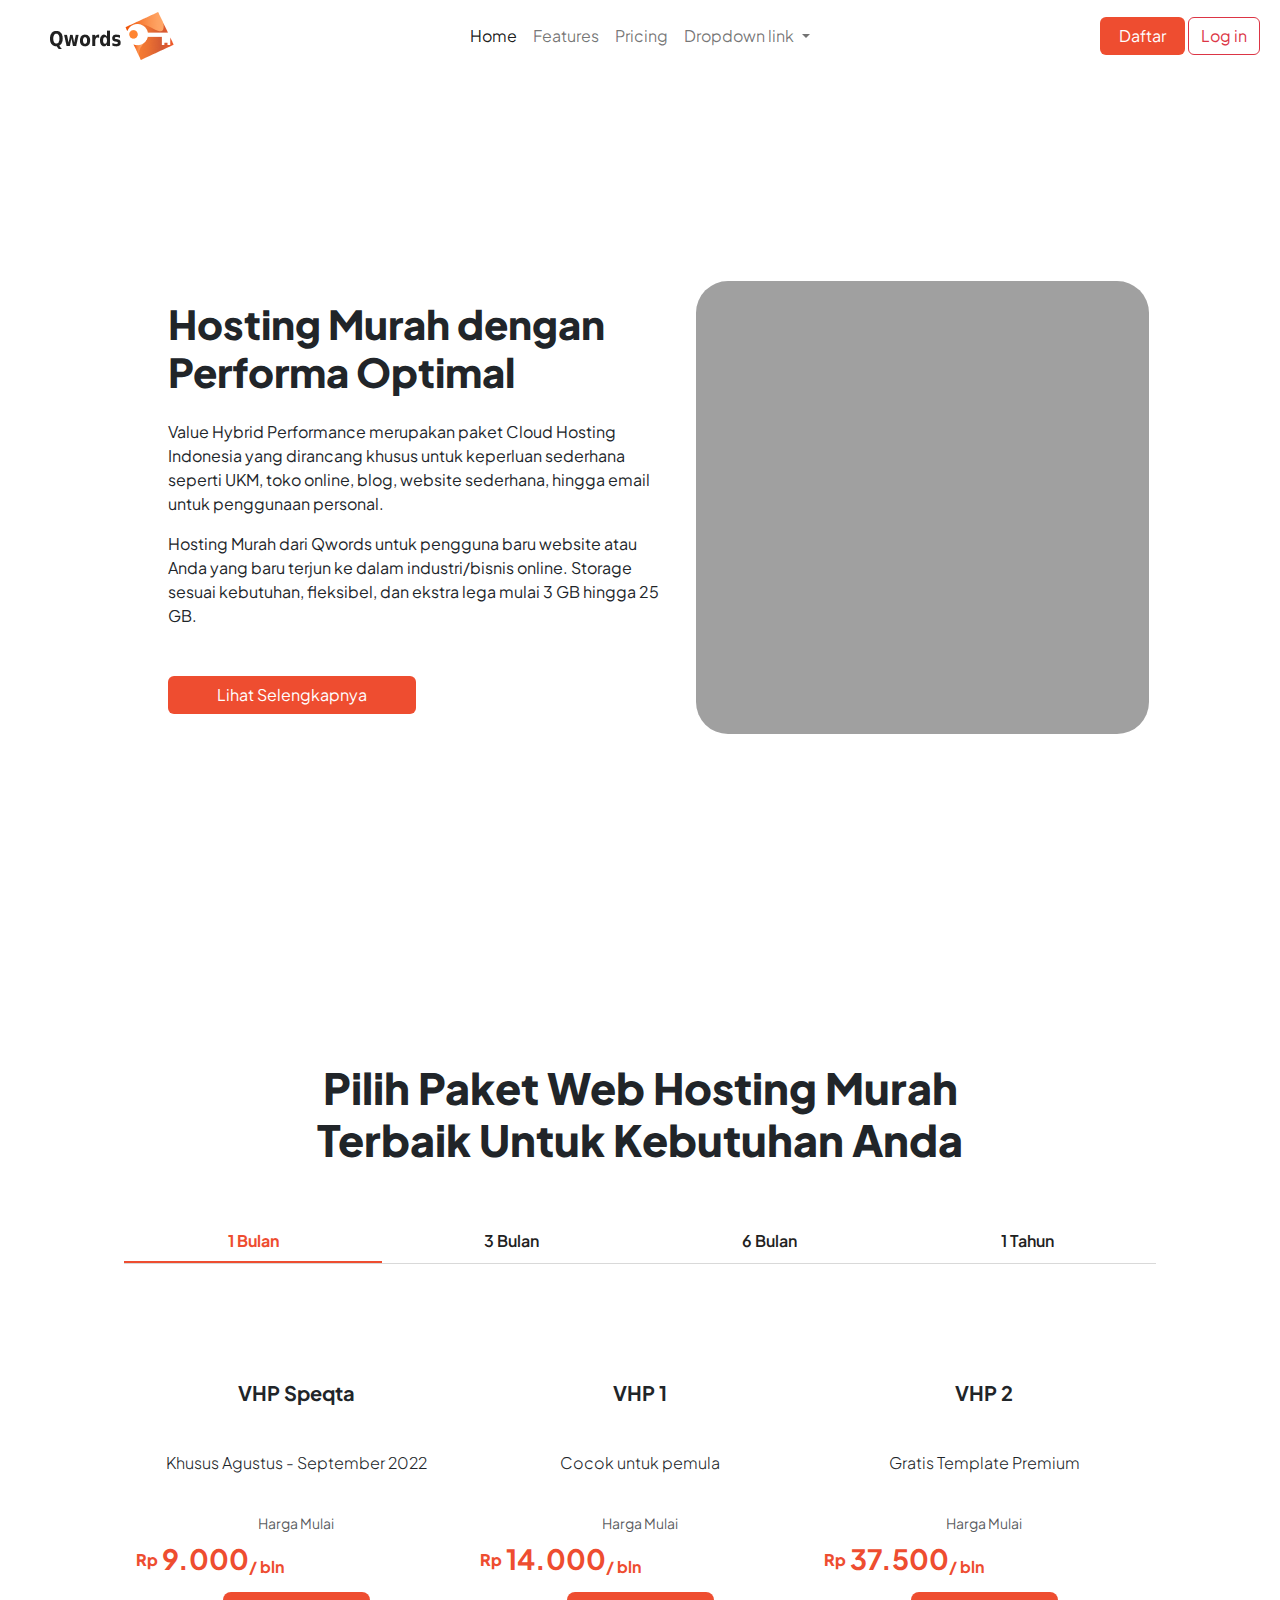
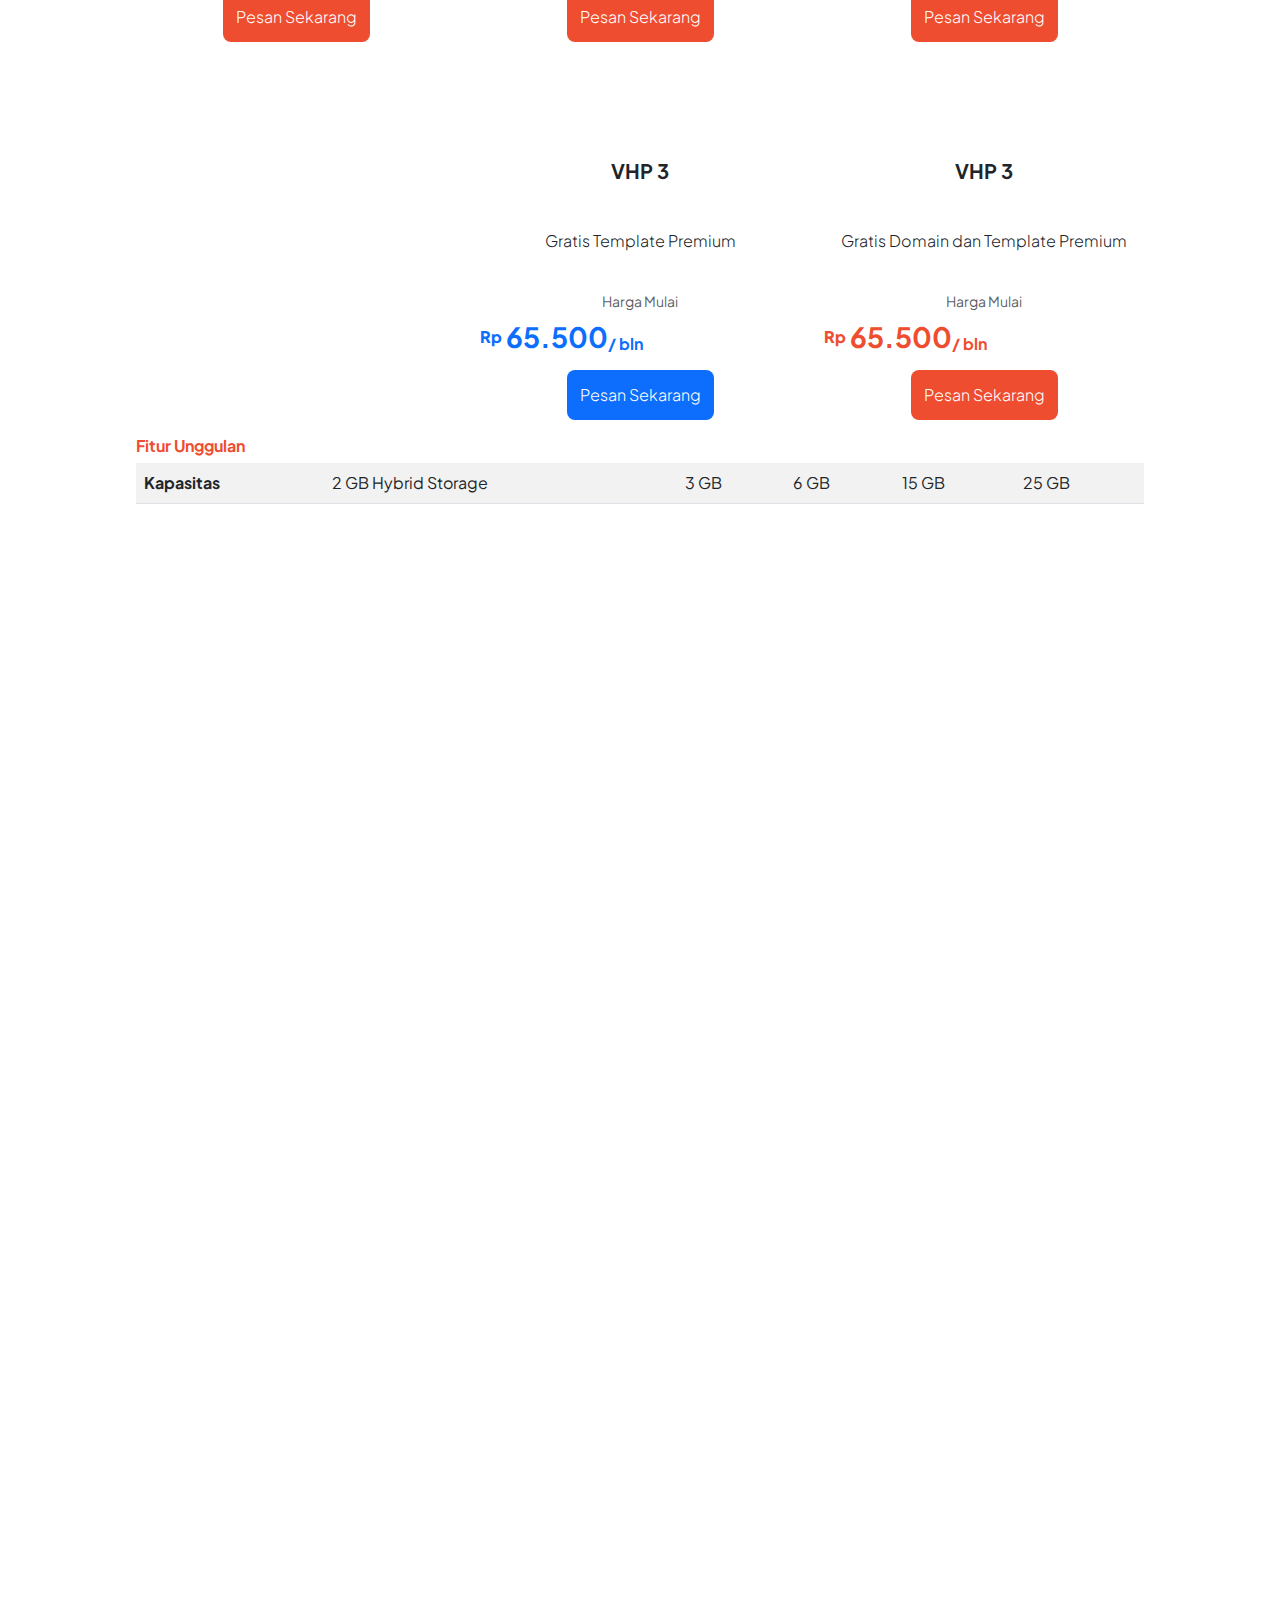
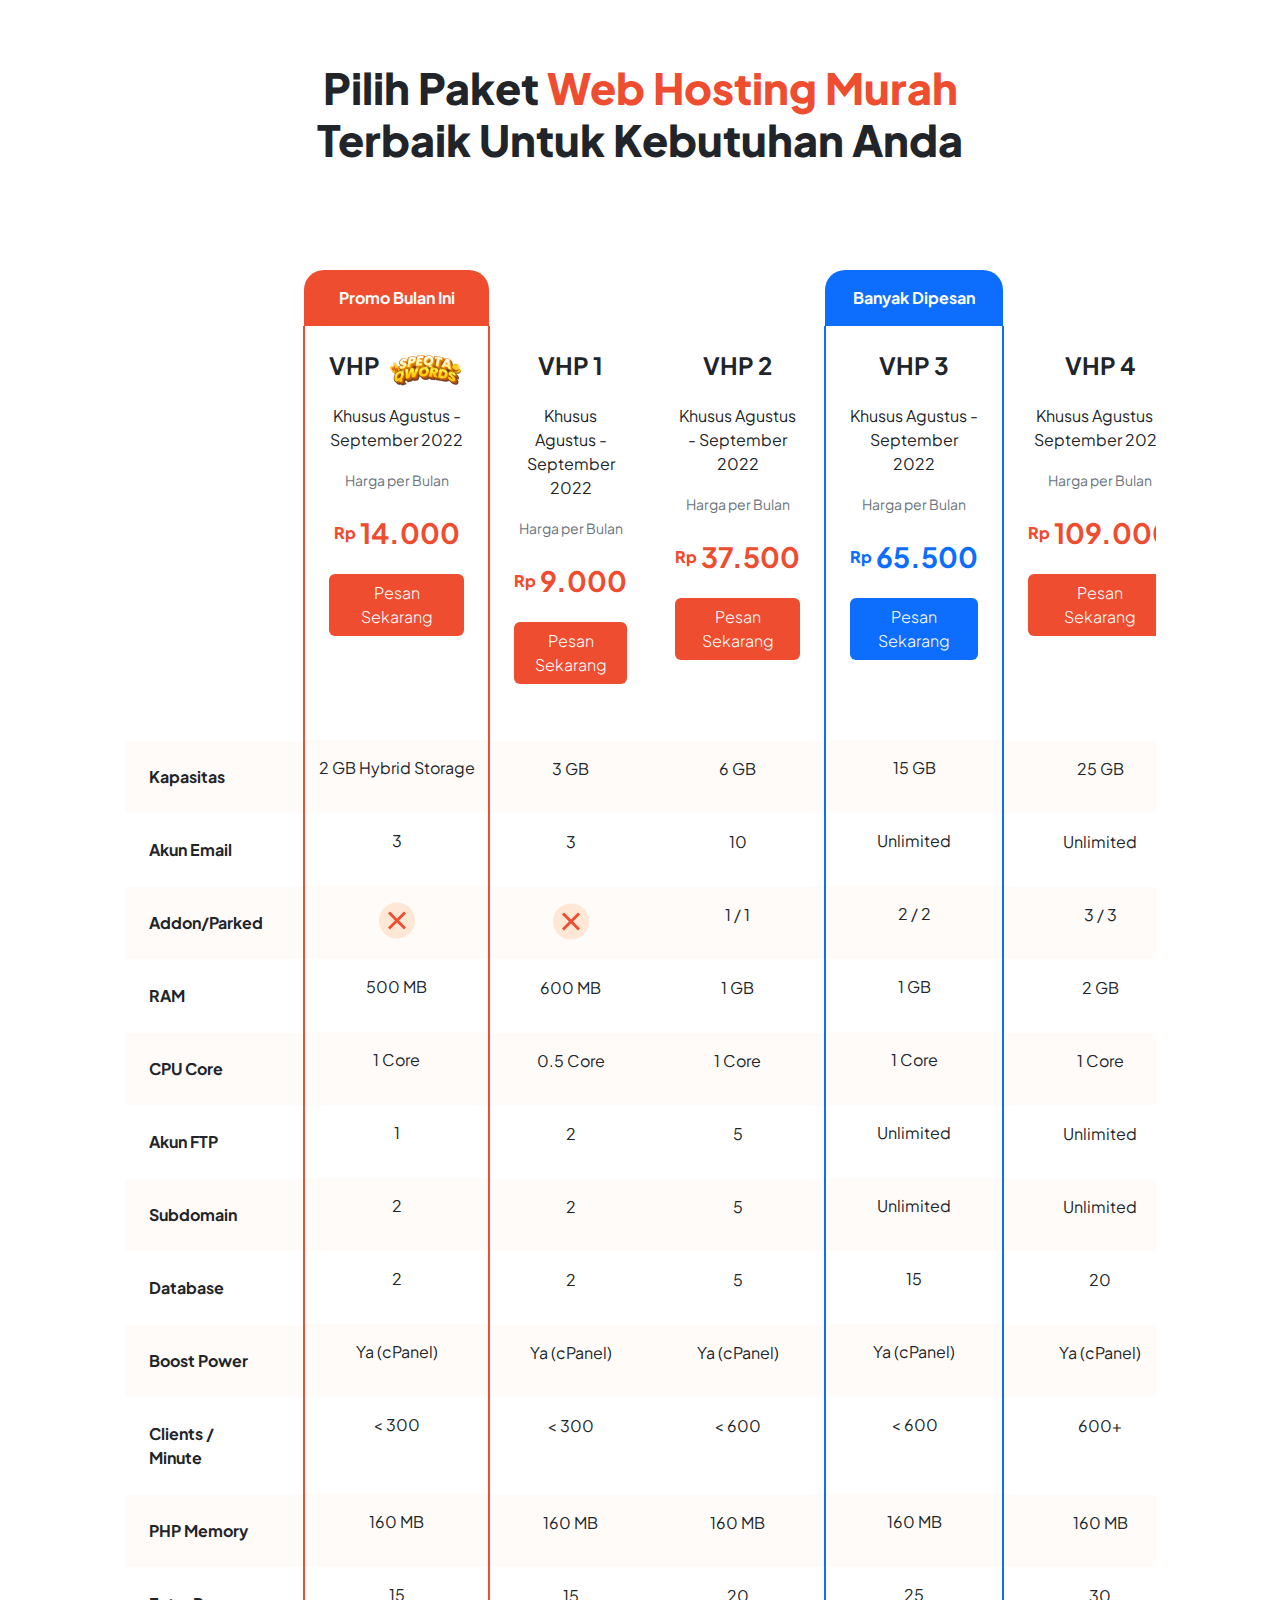
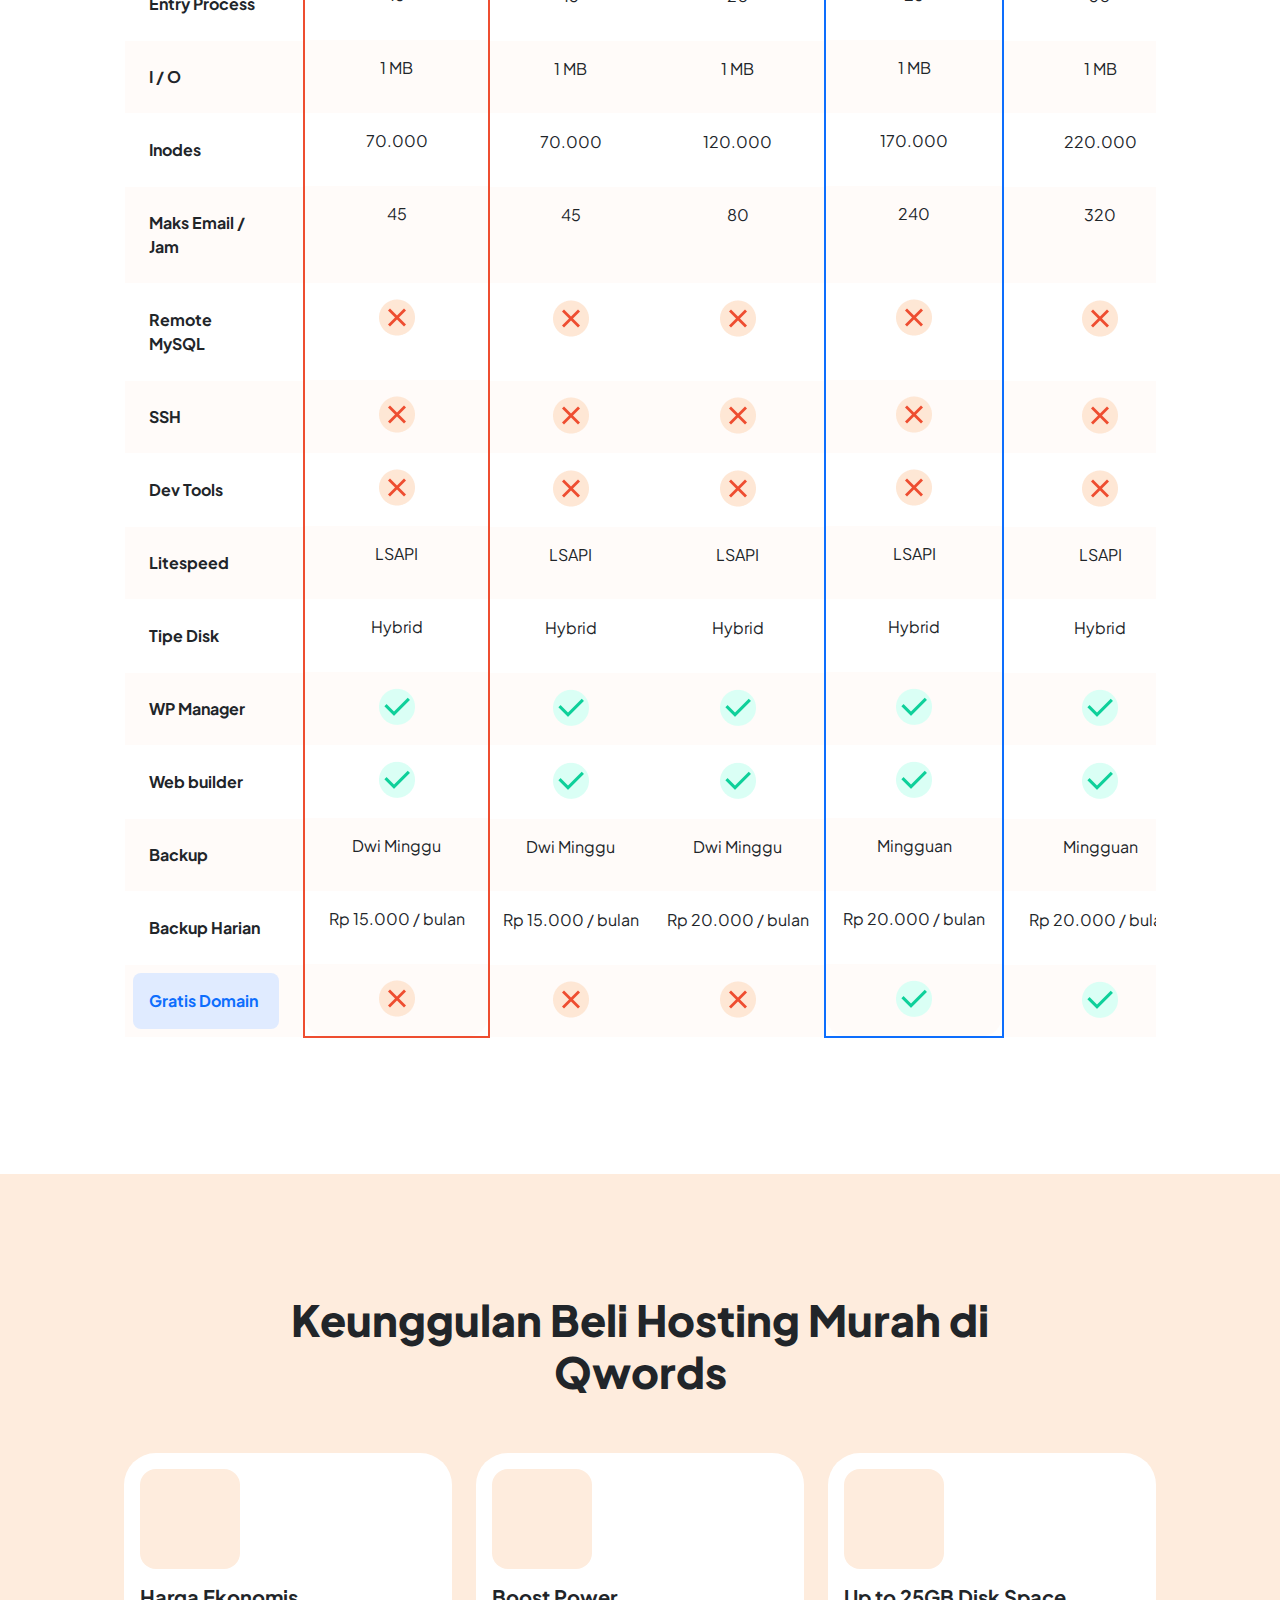
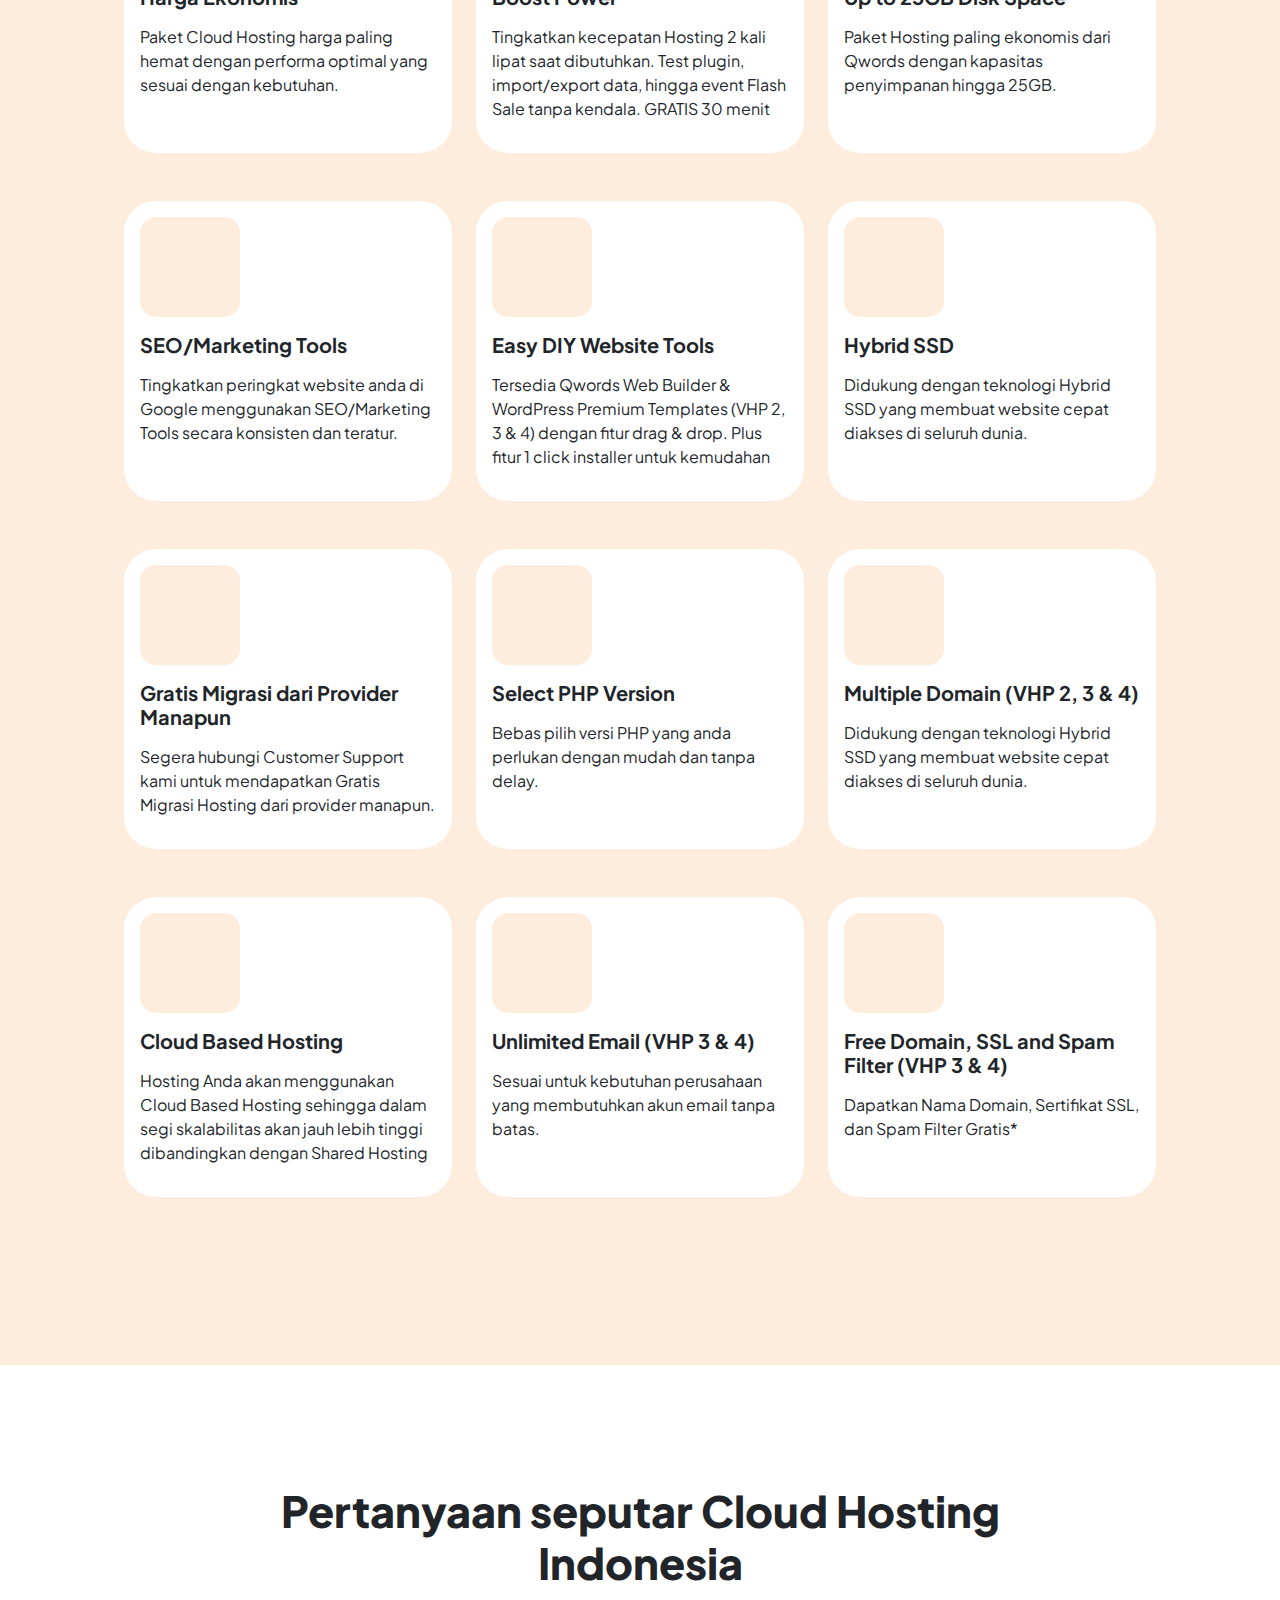
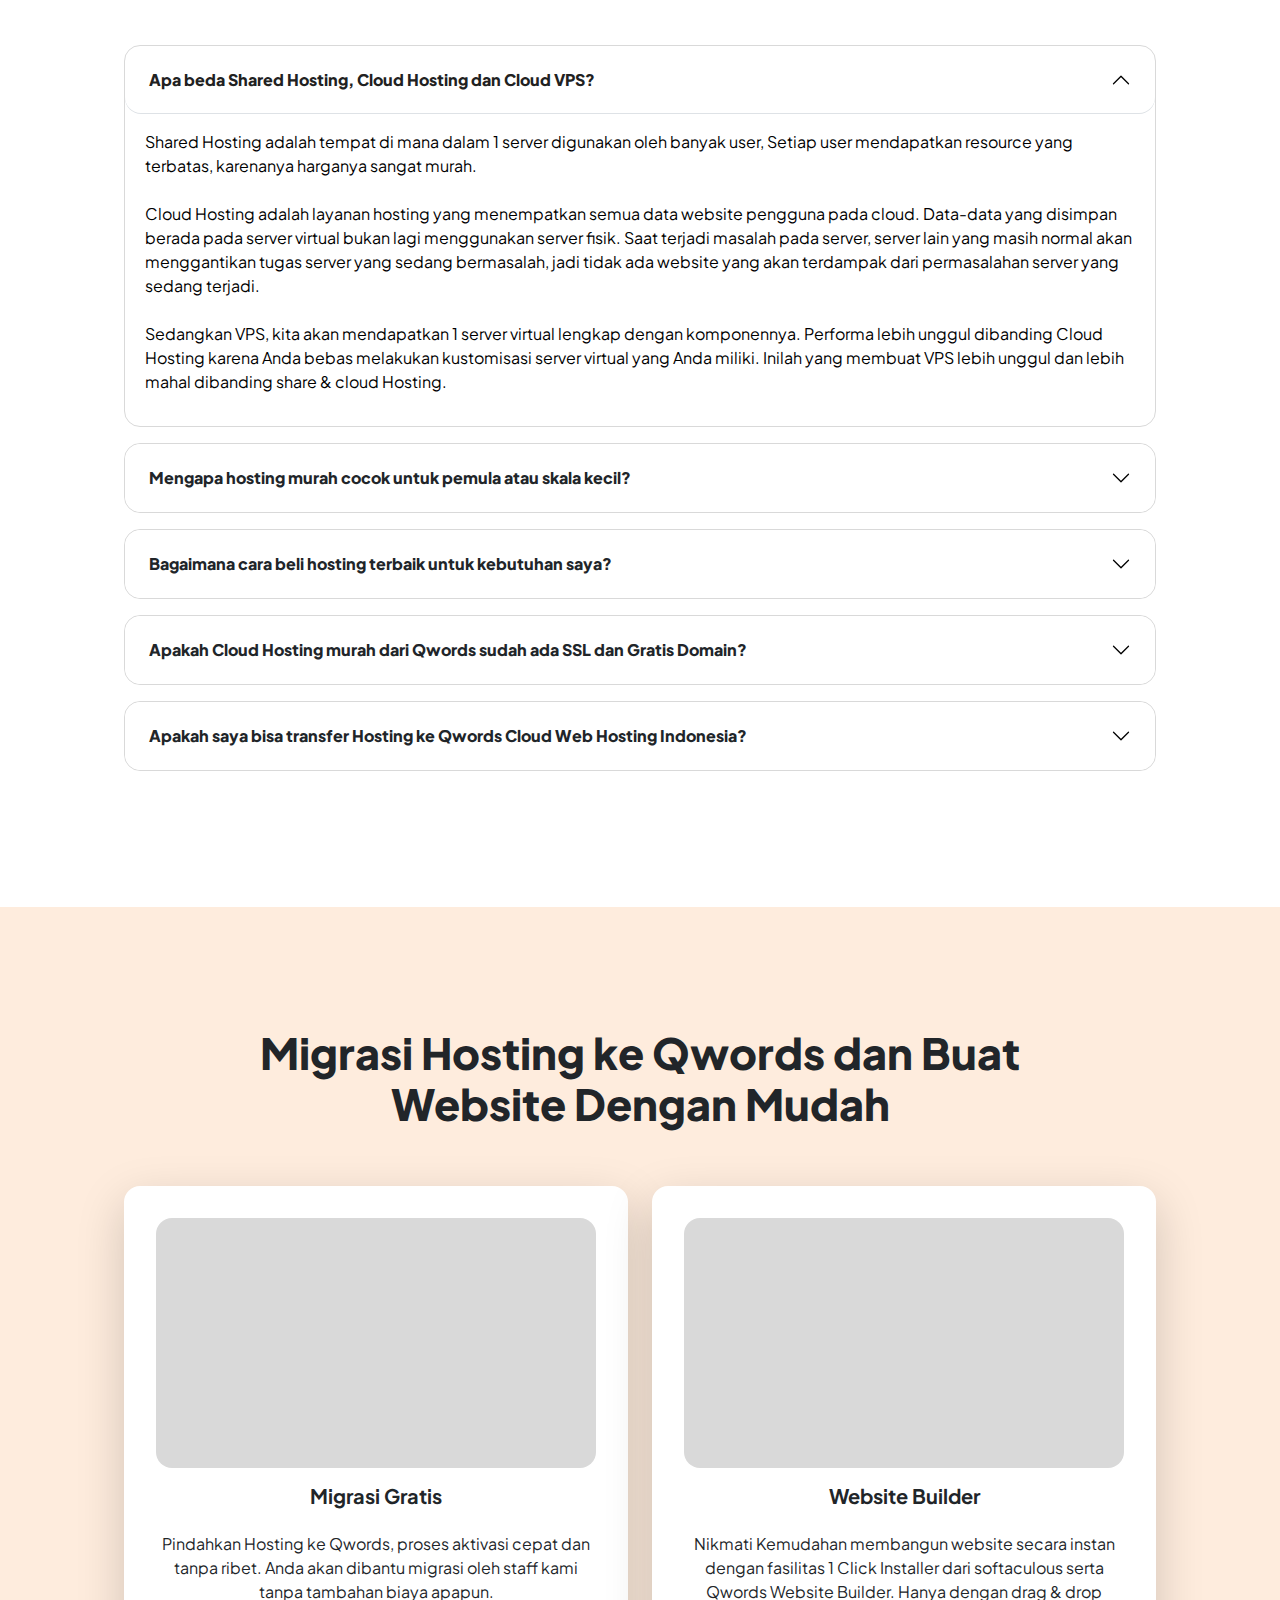
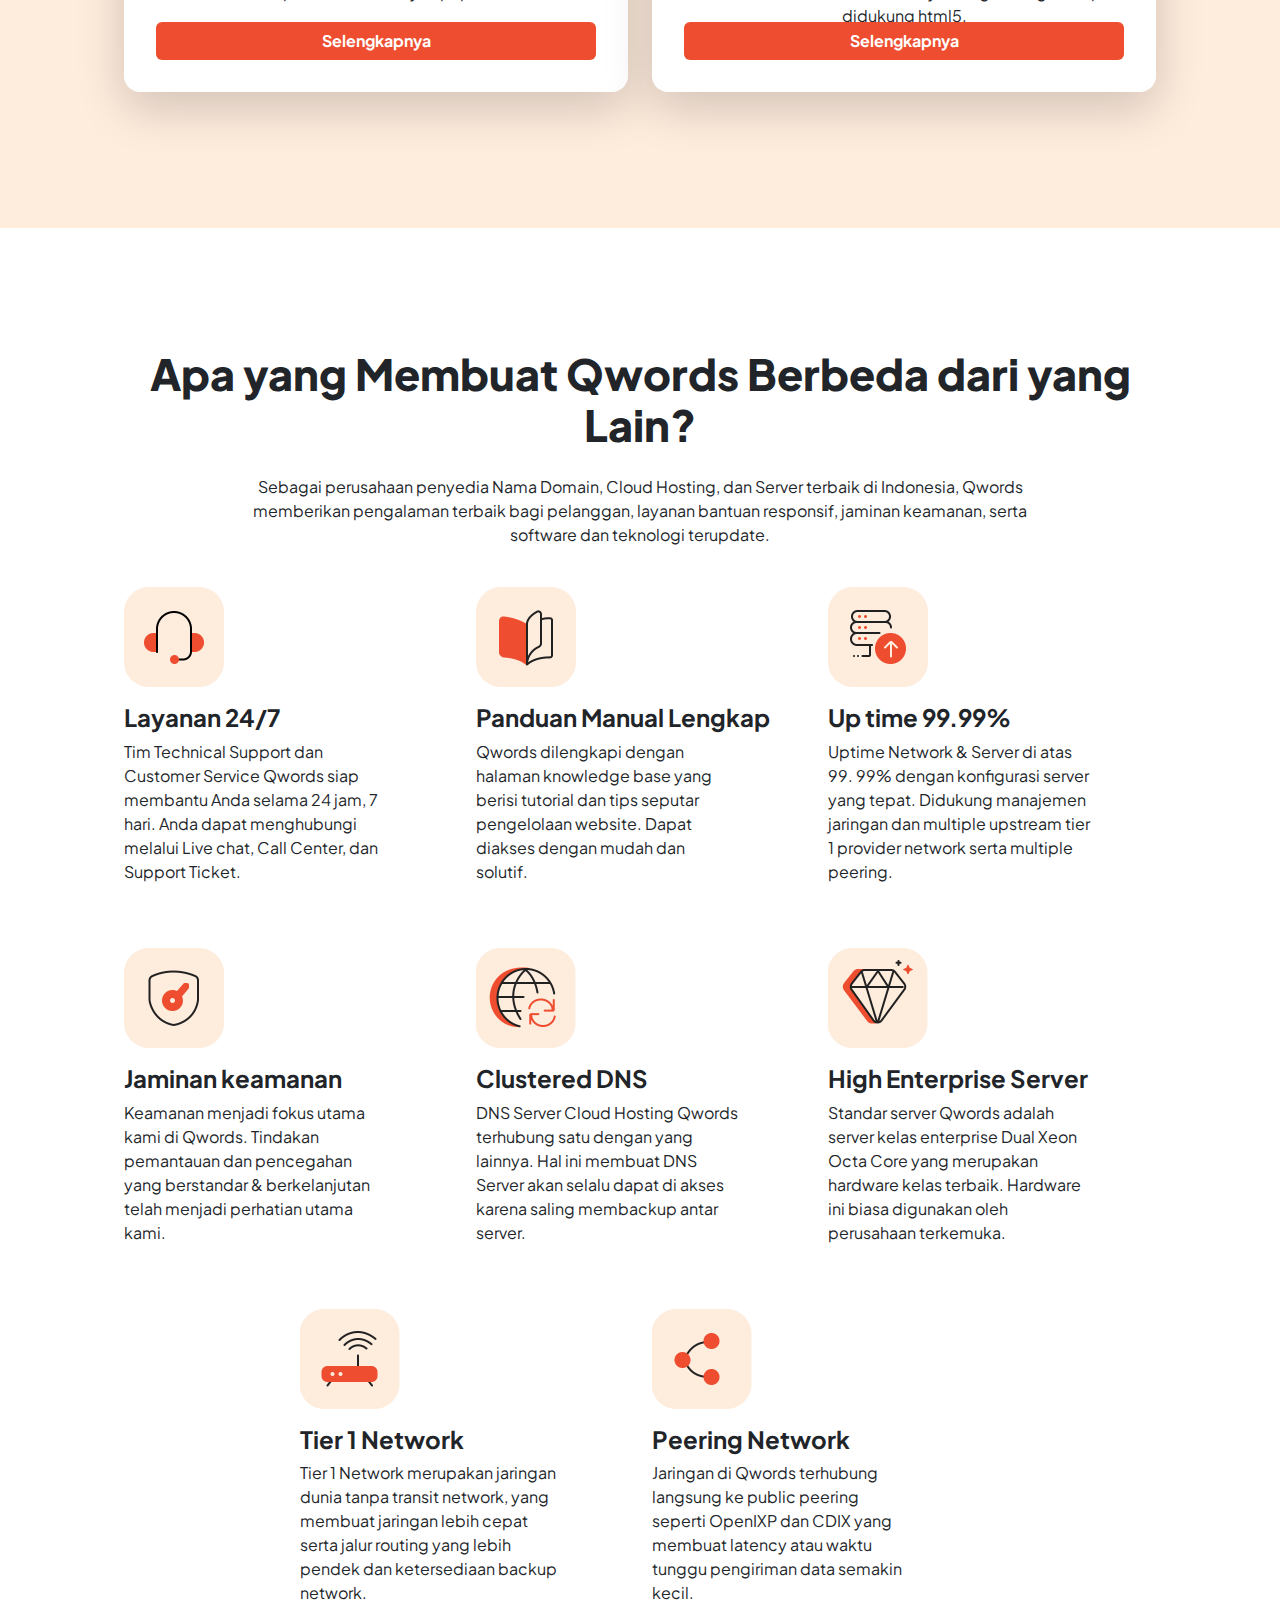
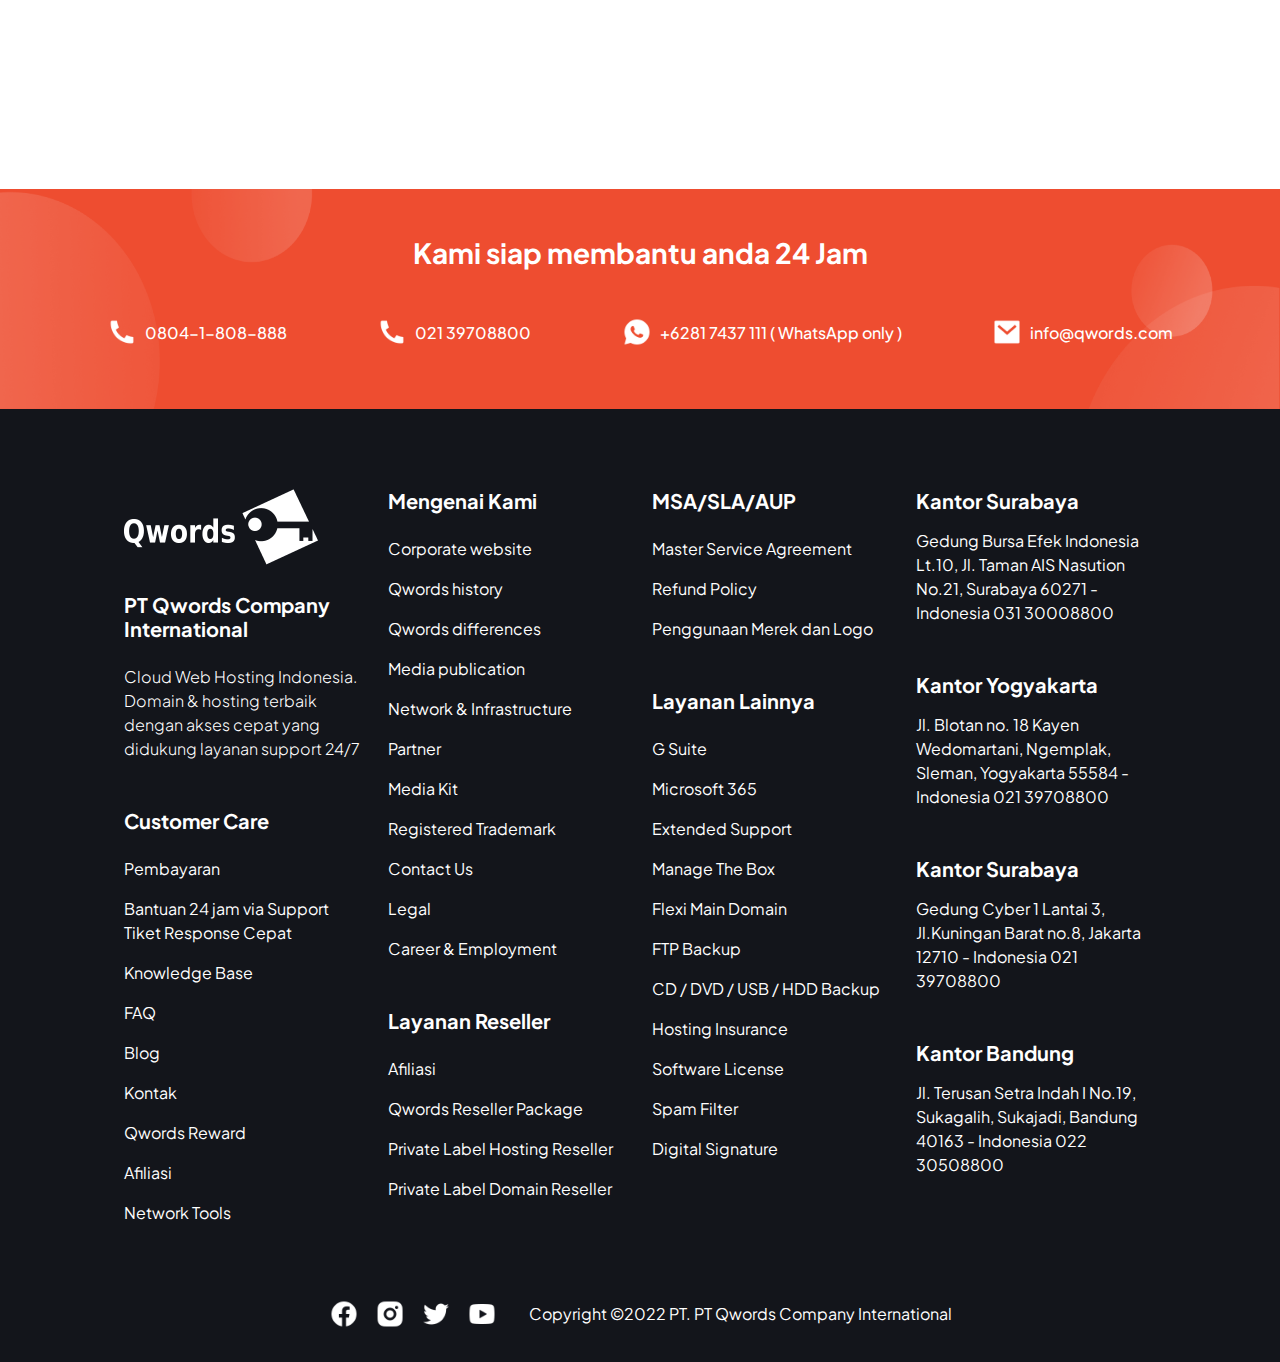
<file: vhp.html>
<!DOCTYPE html>
<html lang="en">
	<head>
		<meta charset="UTF-8" />
		<meta http-equiv="X-UA-Compatible" content="IE=edge" />
		<meta name="viewport" content="width=device-width, initial-scale=1.0" />
		<title>Qwords v10</title>
		<link
			rel="stylesheet"
			href="./assets/libs/bootstrap-5.2.0/css/bootstrap.min.css"
		/>
		<link rel="stylesheet" href="./assets/css/customize-component.css" />
		<link rel="stylesheet" href="./assets/css/main.css" />
	</head>
	<body>
		<!-- ! NAVBAR SECTION -->
		<nav class="navbar navbar-expand-lg bg-transparent py-0 py-lg-3">
			<div class="container-fluid">
				<a class="navbar-brand nav-brand-custom w-200px text-center" href="#">
					<img
						src="./assets/images/icons/logo qwords_white-01 1.png"
						alt="qwords.png"
					/>
				</a>
				<button
					class="navbar-toggler"
					type="button"
					data-bs-toggle="collapse"
					data-bs-target="#navbarNavDropdown"
					aria-controls="navbarNavDropdown"
					aria-expanded="false"
					aria-label="Toggle navigation"
				>
					<span class="navbar-toggler-icon"></span>
				</button>
				<div class="collapse navbar-collapse" id="navbarNavDropdown">
					<ul class="navbar-nav mx-auto">
						<li class="nav-item">
							<a class="nav-link active" aria-current="page" href="#">Home</a>
						</li>
						<li class="nav-item">
							<a class="nav-link" href="#">Features</a>
						</li>
						<li class="nav-item">
							<a class="nav-link" href="#">Pricing</a>
						</li>
						<li class="nav-item dropdown">
							<a
								class="nav-link dropdown-toggle"
								href="#"
								role="button"
								data-bs-toggle="dropdown"
								aria-expanded="false"
							>
								Dropdown link
							</a>
							<ul class="dropdown-menu">
								<li><a class="dropdown-item" href="#">Action</a></li>
								<li><a class="dropdown-item" href="#">Another action</a></li>
								<li>
									<a class="dropdown-item" href="#">Something else here</a>
								</li>
							</ul>
						</li>
					</ul>
					<div class="nav-brand-custom w-200px text-center end-0">
						<button class="btn btn-signup">Daftar</button>
						<button class="btn btn-outline-danger">Log in</button>
					</div>
				</div>
			</div>
		</nav>
		<!-- ! END OF NAVBAR SECTION -->
		<!-- ! VHP BANNER -->
		<section id="vhp-banner">
			<div class="container-fluid">
				<div class="vh-70 row justify-content-center align-items-center">
					<div class="order-2 order-md-1 col-12 col-sm-6 col-lg-6">
						<h1 class="mb-3 mb-lg-4">Hosting Murah dengan Performa Optimal</h1>
						<p>
							Value Hybrid Performance merupakan paket Cloud Hosting Indonesia
							yang dirancang khusus untuk keperluan sederhana seperti UKM, toko
							online, blog, website sederhana, hingga email untuk penggunaan
							personal.
						</p>
						<p class="mb-lg-5">
							Hosting Murah dari Qwords untuk pengguna baru website atau Anda
							yang baru terjun ke dalam industri/bisnis online. Storage sesuai
							kebutuhan, fleksibel, dan ekstra lega mulai 3 GB hingga 25 GB.
						</p>
						<button class="btn btn-cta fw-normal px-5">
							Lihat Selengkapnya
						</button>
					</div>
					<div class="order-1 order-md-2 col-12 col-sm-6 col-lg-5 my-5">
						<div class="image-wrapper mx-auto ms-lg-auto"></div>
					</div>
				</div>
			</div>
		</section>
		<!-- ! END OF VHP BANNER -->
		<!-- ! PAKET WEBHOSTING -->
		<section id="vhp-webhosting">
			<div class="container-fluid">
				<div class="row justify-content-center">
					<div class="col-12 col-lg-9">
						<h2 class="heading-section text-center">
							Pilih Paket Web Hosting Murah Terbaik Untuk Kebutuhan Anda
						</h2>
					</div>
					<div class="col-12 mt-3 mt-lg-5">
						<div class="nav-custom-qw">
							<ul
								class="nav nav-pills nav-fill nav-justified mb-3"
								id="pills-tab"
								role="tablist"
							>
								<li class="nav-item" role="presentation">
									<button
										class="nav-link active"
										id="pills-home-tab"
										data-bs-toggle="pill"
										data-bs-target="#pills-home"
										type="button"
										role="tab"
										aria-controls="pills-home"
										aria-selected="true"
									>
										1 Bulan
									</button>
								</li>
								<li class="nav-item" role="presentation">
									<button
										class="nav-link"
										id="pills-profile-tab"
										data-bs-toggle="pill"
										data-bs-target="#pills-profile"
										type="button"
										role="tab"
										aria-controls="pills-profile"
										aria-selected="false"
									>
										3 Bulan
									</button>
								</li>
								<li class="nav-item" role="presentation">
									<button
										class="nav-link"
										id="pills-contact-tab"
										data-bs-toggle="pill"
										data-bs-target="#pills-contact"
										type="button"
										role="tab"
										aria-controls="pills-contact"
										aria-selected="false"
									>
										6 Bulan
									</button>
								</li>
								<li class="nav-item" role="presentation">
									<button
										class="nav-link"
										id="pills-disabled-tab"
										data-bs-toggle="pill"
										data-bs-target="#pills-disabled"
										type="button"
										role="tab"
										aria-controls="pills-disabled"
										aria-selected="false"
									>
										1 Tahun
									</button>
								</li>
							</ul>
							<div class="tab-content" id="pills-tabContent">
								<div
									class="tab-pane fade show active"
									id="pills-home"
									role="tabpanel"
									aria-labelledby="pills-home-tab"
									tabindex="0"
								>
									<div class="container-fluid">
										<div class="row d-none d-xxl-flex">
											<div class="col-6 col-lg-2 offset-lg-8">
												<div class="badge-highlight text-primary fw-bold">
													Banyak Dipesan
												</div>
											</div>
										</div>
										<div class="row justify-content-start justify-content-lg-end">
											<div class="col-6 col-md-6 col-lg-4 col-xxl-2 my-3">
												<div class="product-webhost">
													<h5 class="fw-bold">VHP Speqta</h5>
													<div class="highlight-caption">
														<p class="fw-light mt-3">
															Khusus Agustus - September 2022
														</p>
													</div>
													<div class="mb-2 small text-muted">Harga Mulai</div>
													<div
														class="h3 fw-bolder mb-3 d-flex align-items-center text-qw-primary"
													>
														<span class="rp-heading-small me-1">Rp</span> 9.000
														<span class="fs-6 align-self-end">/ bln</span>
													</div>
													<button class="btn btn-order-tabs fw-light fs-6">
														Pesan Sekarang
													</button>
												</div>
											</div>
											<div class="col-6 col-md-6 col-lg-4 col-xxl-2 my-3">
												<div class="product-webhost">
													<h5 class="fw-bold">VHP 1</h5>
													<div class="highlight-caption">
														<p class="fw-light mt-3">Cocok untuk pemula</p>
													</div>
													<div class="mb-2 small text-muted">Harga Mulai</div>
													<div
														class="h3 fw-bolder mb-3 d-flex align-items-center text-qw-primary"
													>
														<span class="rp-heading-small me-1">Rp</span> 14.000
														<span class="fs-6 align-self-end">/ bln</span>
													</div>
													<button class="btn btn-order-tabs fw-light fs-6">
														Pesan Sekarang
													</button>
												</div>
											</div>
											<div class="col-6 col-md-6 col-lg-4 col-xxl-2 my-3">
												<div class="product-webhost">
													<h5 class="fw-bold">VHP 2</h5>
													<div class="highlight-caption">
														<p class="fw-light mt-3">Gratis Template Premium</p>
													</div>
													<div class="mb-2 small text-muted">Harga Mulai</div>
													<div
														class="h3 fw-bolder mb-3 d-flex align-items-center text-qw-primary"
													>
														<span class="rp-heading-small me-1">Rp</span> 37.500
														<span class="fs-6 align-self-end">/ bln</span>
													</div>
													<button class="btn btn-order-tabs fw-light fs-6">
														Pesan Sekarang
													</button>
												</div>
											</div>
											<div class="col-6 col-md-6 col-lg-4 col-xxl-2 my-3">
												<div class="product-webhost">
													<h5 class="fw-bold">VHP 3</h5>
													<div class="highlight-caption">
														<p class="fw-light mt-3">Gratis Template Premium</p>
													</div>
													<div class="mb-2 small text-muted">Harga Mulai</div>
													<div
														class="h3 fw-bolder mb-3 d-flex align-items-center text-primary"
													>
														<span class="rp-heading-small me-1">Rp</span> 65.500
														<span class="fs-6 align-self-end">/ bln</span>
													</div>
													<button
														class="btn btn-order-tabs bg-primary fw-light fs-6"
													>
														Pesan Sekarang
													</button>
												</div>
											</div>
											<div class="col-6 col-md-6 col-lg-4 col-xxl-2 my-3">
												<div class="product-webhost">
													<h5 class="fw-bold">VHP 3</h5>
													<div class="highlight-caption">
														<p class="fw-light mt-3">
															Gratis Domain dan Template Premium
														</p>
													</div>
													<div class="mb-2 small text-muted">Harga Mulai</div>
													<div
														class="h3 fw-bolder mb-3 d-flex align-items-center text-qw-primary"
													>
														<span class="rp-heading-small me-1">Rp</span> 65.500
														<span class="fs-6 align-self-end">/ bln</span>
													</div>
													<button class="btn btn-order-tabs fw-light fs-6">
														Pesan Sekarang
													</button>
												</div>
											</div>
										</div>
										<div class="row">
											<div class="col-12">
												<h6 class="text-qw-primary fw-bold">Fitur Unggulan</h6>
												<div class="table-responsive">
													<table class="table table-striped">
														<tbody>
															<tr>
																<td class="fw-bold">Kapasitas</td>
																<td>2 GB Hybrid Storage</td>
																<td>3 GB</td>
																<td>6 GB</td>
																<td>15 GB</td>
																<td>25 GB</td>
															</tr>
														</tbody>
													</table>
												</div>
											</div>
										</div>
									</div>
								</div>
								<div
									class="tab-pane fade"
									id="pills-profile"
									role="tabpanel"
									aria-labelledby="pills-profile-tab"
									tabindex="0"
								>
									...
								</div>
								<div
									class="tab-pane fade"
									id="pills-contact"
									role="tabpanel"
									aria-labelledby="pills-contact-tab"
									tabindex="0"
								>
									...
								</div>
								<div
									class="tab-pane fade"
									id="pills-disabled"
									role="tabpanel"
									aria-labelledby="pills-disabled-tab"
									tabindex="0"
								>
									...
								</div>
							</div>
						</div>
					</div>
				</div>
			</div>
		</section>
		<!-- ! END OF PAKET WEBHOSTING -->
		<section id="vhp-webhosting-table">
			<div class="container-fluid">
				<div class="row">
					<div class="col-12">
						<div class="row text-center justify-content-center">
							<div class="col-12 col-lg-8 mb-5">
								<h2 class="heading-section">
									Pilih Paket
									<span class="text-qw-primary">Web Hosting Murah</span>
									Terbaik Untuk Kebutuhan Anda
								</h2>
							</div>
						</div>
						<div class="table-responsive mt-5">
							<table class="table border border-white table-striped">
								<thead>
								  <tr>
									<th scope="col">&nbsp;</th>
									<th scope="col" class="heading-col border-radius-top-col bg-qw-primary py-3" style="width: 200px;">Promo Bulan Ini</th>
									<th scope="col" style="width: 220px;">&nbsp;</th>
									<th scope="col" style="width: 220px;">&nbsp;</th>
									<th scope="col" class="heading-col border-radius-top-col bg-primary py-3" style="width: 200px;">Banyak Dipesan</th>
									<th scope="col" style="width: 220px;">&nbsp;</th>
								  </tr>
								</thead>
								<tbody class="text-center">
								  <tr>
									<th scope="row"></th>
									<td class="border-x-col-primary">
										<div class="px-3 pt-3 pb-5">
											<div class="d-flex justify-content-center align-items-center">
												<h4 class="fw-bolder">VHP</h4>
												<img class="ms-2" src="./assets/images/icons/specta.png" alt="">
											</div>
											<div class="mt-3 text-center">
												<span>Khusus Agustus - September 2022</span>
											</div>
											<div class="mt-3 text-center">
												<small class="text-secondary">Harga per Bulan</small>
											</div>
											<div class="h3 fw-bolder mb-3 d-flex align-items-center text-qw-primary mt-4 justify-content-center">
												<span class="rp-heading-small me-1">Rp</span> 14.000
											</div>
											<div class="mt-4 text-center">
												<button class="btn bg-qw-primary text-white fw-light fs-6">Pesan Sekarang</button>
											</div>
										</div>
									</td>
									<td>
										<div class="px-3 pt-3 pb-5">
											<div class="d-flex justify-content-center">
												<h4 class="fw-bolder">VHP 1</h4>
											</div>
											<div class="mt-3 text-center">
												<span>Khusus Agustus - September 2022</span>
											</div>
											<div class="mt-3 text-center">
												<small class="text-secondary">Harga per Bulan</small>
											</div>
											<div class="h3 fw-bolder mb-3 d-flex align-items-center text-qw-primary mt-4 justify-content-center">
												<span class="rp-heading-small me-1">Rp</span> 9.000
											</div>
											<div class="mt-4 text-center">
												<button class="btn bg-qw-primary text-white fw-light fs-6">Pesan Sekarang</button>
											</div>
										</div>
									</td>
									<td>
										<div class="px-3 pt-3 pb-5">
											<div class="d-flex justify-content-center">
												<h4 class="fw-bolder">VHP 2</h4>
											</div>
											<div class="mt-3 text-center">
												<span>Khusus Agustus - September 2022</span>
											</div>
											<div class="mt-3 text-center">
												<small class="text-secondary">Harga per Bulan</small>
											</div>
											<div class="h3 fw-bolder mb-3 d-flex align-items-center text-qw-primary mt-4 justify-content-center">
												<span class="rp-heading-small me-1">Rp</span> 37.500
											</div>
											<div class="mt-4 text-center">
												<button class="btn bg-qw-primary text-white fw-light fs-6">Pesan Sekarang</button>
											</div>
										</div>
									</td>
									<td class="border-x-col-blue">
										<div class="px-3 pt-3 pb-5">
											<div class="d-flex justify-content-center">
												<h4 class="fw-bolder">VHP 3</h4>
											</div>
											<div class="mt-3 text-center">
												<span>Khusus Agustus - September 2022</span>
											</div>
											<div class="mt-3 text-center">
												<small class="text-secondary">Harga per Bulan</small>
											</div>
											<div class="h3 fw-bolder mb-3 d-flex align-items-center text-primary mt-4 justify-content-center">
												<span class="rp-heading-small me-1">Rp</span> 65.500
											</div>
											<div class="mt-4 text-center">
												<button class="btn bg-primary text-white fw-light fs-6">Pesan Sekarang</button>
											</div>
										</div>
									</td>
									<td>
										<div class="px-3 pt-3 pb-5">
											<div class="d-flex justify-content-center">
												<h4 class="fw-bolder">VHP 4</h4>
											</div>
											<div class="mt-3 text-center">
												<span>Khusus Agustus - September 2022</span>
											</div>
											<div class="mt-3 text-center">
												<small class="text-secondary">Harga per Bulan</small>
											</div>
											<div class="h3 fw-bolder mb-3 d-flex align-items-center text-qw-primary mt-4 justify-content-center">
												<span class="rp-heading-small me-1">Rp</span> 109.000
											</div>
											<div class="mt-4 text-center">
												<button class="btn bg-qw-primary text-white fw-light fs-6">Pesan Sekarang</button>
											</div>
										</div>
									</td>
								  </tr>
								  <tr>
									<th scope="row" class="text-start">
										<div class="p-3 me-3">
											Kapasitas
										</div>
									</th>
									<td class="border-x-col-primary py-3">2 GB Hybrid Storage</td>
									<td class="py-3">3 GB</td>
									<td class="py-3">6 GB</td>
									<td class="border-x-col-blue py-3">15 GB</td>
									<td class="py-3">25 GB</td>
								  </tr>
								  <tr>
									<th scope="row" class="text-start">
										<div class="p-3 me-3">
											Akun Email
										</div>
									</th>
									<td class="border-x-col-primary py-3">3</td>
									<td class="py-3">3</td>
									<td class="py-3">10</td>
									<td class="border-x-col-blue py-3">Unlimited</td>
									<td class="py-3">Unlimited</td>
								  </tr>
								  <tr>
									<th scope="row" class="text-start">
										<div class="p-3 me-3">
											Addon/Parked
										</div>
									</th>
									<td class="border-x-col-primary py-3">
										<img src="./assets/images/icons/close.png" alt="">
									</td>
									<td class="py-3">
										<img src="./assets/images/icons/close.png" alt="">
									</td>
									<td class="py-3">1 / 1</td>
									<td class="border-x-col-blue py-3">2 / 2</td>
									<td class="py-3">3 / 3</td>
								  </tr>
								  <tr>
									<th scope="row" class="text-start">
										<div class="p-3 me-3">
											RAM
										</div>
									</th>
									<td class="border-x-col-primary py-3">500 MB</td>
									<td class="py-3">600 MB</td>
									<td class="py-3">1 GB</td>
									<td class="border-x-col-blue py-3">1 GB</td>
									<td class="py-3">2 GB</td>
								  </tr>
								  <tr>
									<th scope="row" class="text-start">
										<div class="p-3 me-3">
											CPU Core
										</div>
									</th>
									<td class="border-x-col-primary py-3">1 Core</td>
									<td class="py-3">0.5 Core</td>
									<td class="py-3">1 Core</td>
									<td class="border-x-col-blue py-3">1 Core</td>
									<td class="py-3">1 Core</td>
								  </tr>
								  <tr>
									<th scope="row" class="text-start">
										<div class="p-3 me-3">
											Akun FTP
										</div>
									</th>
									<td class="border-x-col-primary py-3">1</td>
									<td class="py-3">2</td>
									<td class="py-3">5</td>
									<td class="border-x-col-blue py-3">Unlimited</td>
									<td class="py-3">Unlimited</td>
								  </tr>
								  <tr>
									<th scope="row" class="text-start">
										<div class="p-3 me-3">
											Subdomain
										</div>
									</th>
									<td class="border-x-col-primary py-3">2</td>
									<td class="py-3">2</td>
									<td class="py-3">5</td>
									<td class="border-x-col-blue py-3">Unlimited</td>
									<td class="py-3">Unlimited</td>
								  </tr>
								  <tr>
									<th scope="row" class="text-start">
										<div class="p-3 me-3">
											Database
										</div>
									</th>
									<td class="border-x-col-primary py-3">2</td>
									<td class="py-3">2</td>
									<td class="py-3">5</td>
									<td class="border-x-col-blue py-3">15</td>
									<td class="py-3">20</td>
								  </tr>
								  <tr>
									<th scope="row" class="text-start">
										<div class="p-3 me-3">
											Boost Power
										</div>
									</th>
									<td class="border-x-col-primary py-3">Ya (cPanel)</td>
									<td class="py-3">Ya (cPanel)</td>
									<td class="py-3">Ya (cPanel)</td>
									<td class="border-x-col-blue py-3">Ya (cPanel)</td>
									<td class="py-3">Ya (cPanel)</td>
								  </tr>
								  <tr>
									<th scope="row" class="text-start">
										<div class="p-3 me-3">
											Clients / Minute
										</div>
									</th>
									<td class="border-x-col-primary py-3">< 300</td>
									<td class="py-3">< 300</td>
									<td class="py-3">< 600</td>
									<td class="border-x-col-blue py-3">< 600</td>
									<td class="py-3">600+</td>
								  </tr>
								  <tr>
									<th scope="row" class="text-start">
										<div class="p-3 me-3">
											PHP Memory
										</div>
									</th>
									<td class="border-x-col-primary py-3">160 MB</td>
									<td class="py-3">160 MB</td>
									<td class="py-3">160 MB</td>
									<td class="border-x-col-blue py-3">160 MB</td>
									<td class="py-3">160 MB</td>
								  </tr>
								  <tr>
									<th scope="row" class="text-start">
										<div class="p-3 me-3">
											Entry Process
										</div>
									</th>
									<td class="border-x-col-primary py-3">15</td>
									<td class="py-3">15</td>
									<td class="py-3">20</td>
									<td class="border-x-col-blue py-3">25</td>
									<td class="py-3">30</td>
								  </tr>
								  <tr>
									<th scope="row" class="text-start">
										<div class="p-3 me-3">
											I / O
										</div>
									</th>
									<td class="border-x-col-primary py-3">1 MB</td>
									<td class="py-3">1 MB</td>
									<td class="py-3">1 MB</td>
									<td class="border-x-col-blue py-3">1 MB</td>
									<td class="py-3">1 MB</td>
								  </tr>
								  <tr>
									<th scope="row" class="text-start">
										<div class="p-3 me-3">
											Inodes
										</div>
									</th>
									<td class="border-x-col-primary py-3">70.000</td>
									<td class="py-3">70.000</td>
									<td class="py-3">120.000</td>
									<td class="border-x-col-blue py-3">170.000</td>
									<td class="py-3">220.000</td>
								  </tr>
								  <tr>
									<th scope="row" class="text-start">
										<div class="p-3 me-3">
											Maks Email / Jam
										</div>
									</th>
									<td class="border-x-col-primary py-3">45</td>
									<td class="py-3">45</td>
									<td class="py-3">80</td>
									<td class="border-x-col-blue py-3">240</td>
									<td class="py-3">320</td>
								  </tr>
								  <tr>
									<th scope="row" class="text-start">
										<div class="p-3 me-3">
											Remote MySQL
										</div>
									</th>
									<td class="border-x-col-primary py-3">
										<img src="./assets/images/icons/close.png" alt="">
									</td>
									<td class="py-3">
										<img src="./assets/images/icons/close.png" alt="">
									</td>
									<td class="py-3">
										<img src="./assets/images/icons/close.png" alt="">
									</td>
									<td class="border-x-col-blue py-3">
										<img src="./assets/images/icons/close.png" alt="">
									</td>
									<td class="py-3">
										<img src="./assets/images/icons/close.png" alt="">
									</td>
								  <tr>
									<th scope="row" class="text-start">
										<div class="p-3 me-3">
											SSH
										</div>
									</th>
									<td class="border-x-col-primary py-3">
										<img src="./assets/images/icons/close.png" alt="">
									</td>
									<td class="py-3">
										<img src="./assets/images/icons/close.png" alt="">
									</td>
									<td class="py-3">
										<img src="./assets/images/icons/close.png" alt="">
									</td>
									<td class="border-x-col-blue py-3">
										<img src="./assets/images/icons/close.png" alt="">
									</td>
									<td class="py-3">
										<img src="./assets/images/icons/close.png" alt="">
									</td>
								  </tr>
								  <tr>
									<th scope="row" class="text-start">
										<div class="p-3 me-3">
											Dev Tools
										</div>
									</th>
									<td class="border-x-col-primary py-3">
										<img src="./assets/images/icons/close.png" alt="">
									</td>
									<td class="py-3">
										<img src="./assets/images/icons/close.png" alt="">
									</td>
									<td class="py-3">
										<img src="./assets/images/icons/close.png" alt="">
									</td>
									<td class="border-x-col-blue py-3">
										<img src="./assets/images/icons/close.png" alt="">
									</td>
									<td class="py-3">
										<img src="./assets/images/icons/close.png" alt="">
									</td>
								  </tr>
								  <tr>
									<th scope="row" class="text-start">
										<div class="p-3 me-3">
											Litespeed
										</div>
									</th>
									<td class="border-x-col-primary py-3">LSAPI</td>
									<td class="py-3">LSAPI</td>
									<td class="py-3">LSAPI</td>
									<td class="border-x-col-blue py-3">LSAPI</td>
									<td class="py-3">LSAPI</td>
								  </tr>
								  <tr>
									<th scope="row" class="text-start">
										<div class="p-3 me-3">
											Tipe Disk
										</div>
									</th>
									<td class="border-x-col-primary py-3">Hybrid</td>
									<td class="py-3">Hybrid</td>
									<td class="py-3">Hybrid</td>
									<td class="border-x-col-blue py-3">Hybrid</td>
									<td class="py-3">Hybrid</td>
								  </tr>
								  <tr>
									<th scope="row" class="text-start">
										<div class="p-3 me-3">
											WP Manager
										</div>
									</th>
									<td class="border-x-col-primary py-3">
										<img src="./assets/images/icons/check-line.png" alt="">
									</td>
									<td class="py-3">
										<img src="./assets/images/icons/check-line.png" alt="">
									</td>
									<td class="py-3">
										<img src="./assets/images/icons/check-line.png" alt="">
									</td>
									<td class="border-x-col-blue py-3">
										<img src="./assets/images/icons/check-line.png" alt="">
									</td>
									<td class="py-3">
										<img src="./assets/images/icons/check-line.png" alt="">
									</td>
								  </tr>
								  <tr>
									<th scope="row" class="text-start">
										<div class="p-3 me-3">
											Web builder
										</div>
									</th>
									<td class="border-x-col-primary py-3">
										<img src="./assets/images/icons/check-line.png" alt="">
									</td>
									<td class="py-3">
										<img src="./assets/images/icons/check-line.png" alt="">
									</td>
									<td class="py-3">
										<img src="./assets/images/icons/check-line.png" alt="">
									</td>
									<td class="border-x-col-blue py-3">
										<img src="./assets/images/icons/check-line.png" alt="">
									</td>
									<td class="py-3">
										<img src="./assets/images/icons/check-line.png" alt="">
									</td>
								  </tr>
								  <tr>
									<th scope="row" class="text-start">
										<div class="p-3 me-3">
											Backup
										</div>
									</th>
									<td class="border-x-col-primary py-3">Dwi Minggu</td>
									<td class="py-3">Dwi Minggu</td>
									<td class="py-3">Dwi Minggu</td>
									<td class="border-x-col-blue py-3">Mingguan</td>
									<td class="py-3">Mingguan</td>
								  </tr>
								  <tr>
									<th scope="row" class="text-start">
										<div class="p-3 me-3">
											Backup Harian
										</div>
									</th>
									<td class="border-x-col-primary py-3">Rp 15.000 / bulan</td>
									<td class="py-3">Rp 15.000 / bulan</td>
									<td class="py-3">Rp 20.000 / bulan</td>
									<td class="border-x-col-blue py-3">Rp 20.000 / bulan</td>
									<td class="py-3">Rp 20.000 / bulan</td>
								  </tr>
								  <tr>
									<th scope="row" class="text-start">
										<div class="bg-soft-blue rounded-3 text-primary p-3 me-3">
											Gratis Domain
										</div>
									</th>
									<td class="border-xb-col-primary py-3">
										<img src="./assets/images/icons/close.png" alt="">
									</td>
									<td class="py-3">
										<img src="./assets/images/icons/close.png" alt="">
									</td>
									<td class="py-3">
										<img src="./assets/images/icons/close.png" alt="">
									</td>
									<td class="border-xb-col-blue py-3">
										<img src="./assets/images/icons/check-line.png" alt="">
									</td>
									<td class="py-3">
										<img src="./assets/images/icons/check-line.png" alt="">
									</td>
								  </tr>
								</tbody>
							</table>
						</div>
					</div>
				</div>
			</div>
		</section>
		<!-- ! SOLUTION -->
		<section id="vhp-benefit-hosting">
			<div class="container-fluid">
				<div class="row justify-content-center">
					<div class="col-12 col-lg-9 text-center">
						<h2 class="heading-section">
							Keunggulan Beli Hosting Murah di Qwords
						</h2>
					</div>
				</div>
				<div class="row mt-3 mt-lg-5">
					<div class="col-12 col-sm-6 col-md-6 col-lg-4 mb-3">
						<div class="card-benefit">
							<div class="icon-placeholder"></div>
							<h5 class="my-3 fw-bold">Harga Ekonomis</h5>
							<div class="benefit-description">
								Paket Cloud Hosting harga paling hemat dengan performa optimal
								yang sesuai dengan kebutuhan.
							</div>
						</div>
					</div>
					<div class="col-12 col-sm-6 col-md-6 col-lg-4 mb-3 mb-lg-5">
						<div class="card-benefit">
							<div class="icon-placeholder"></div>
							<h5 class="my-3 fw-bold">Boost Power</h5>
							<div class="benefit-description">
								Tingkatkan kecepatan Hosting 2 kali lipat saat dibutuhkan. Test
								plugin, import/export data, hingga event Flash Sale tanpa
								kendala. GRATIS 30 menit per bulan. (Tersedia di versi cPanel)
							</div>
						</div>
					</div>
					<div class="col-12 col-sm-6 col-md-6 col-lg-4 mb-3 mb-lg-5">
						<div class="card-benefit">
							<div class="icon-placeholder"></div>
							<h5 class="my-3 fw-bold">Up to 25GB Disk Space</h5>
							<div class="benefit-description">
								Paket Hosting paling ekonomis dari Qwords dengan kapasitas
								penyimpanan hingga 25GB.
							</div>
						</div>
					</div>
					<div class="col-12 col-sm-6 col-md-6 col-lg-4 mb-3 mb-lg-5">
						<div class="card-benefit">
							<div class="icon-placeholder"></div>
							<h5 class="my-3 fw-bold">SEO/Marketing Tools</h5>
							<div class="benefit-description">
								Tingkatkan peringkat website anda di Google menggunakan
								SEO/Marketing Tools secara konsisten dan teratur.
							</div>
						</div>
					</div>
					<div class="col-12 col-sm-6 col-md-6 col-lg-4 mb-3 mb-lg-5">
						<div class="card-benefit">
							<div class="icon-placeholder"></div>
							<h5 class="my-3 fw-bold">Easy DIY Website Tools</h5>
							<div class="benefit-description">
								Tersedia Qwords Web Builder & WordPress Premium Templates (VHP
								2, 3 & 4) dengan fitur drag & drop. Plus fitur 1 click installer
								untuk kemudahan membangun website.
							</div>
						</div>
					</div>
					<div class="col-12 col-sm-6 col-md-6 col-lg-4 mb-3 mb-lg-5">
						<div class="card-benefit">
							<div class="icon-placeholder"></div>
							<h5 class="my-3 fw-bold">Hybrid SSD</h5>
							<div class="benefit-description">
								Didukung dengan teknologi Hybrid SSD yang membuat website cepat
								diakses di seluruh dunia.
							</div>
						</div>
					</div>
					<div class="col-12 col-sm-6 col-md-6 col-lg-4 mb-3 mb-lg-5">
						<div class="card-benefit">
							<div class="icon-placeholder"></div>
							<h5 class="my-3 fw-bold">Gratis Migrasi dari Provider Manapun</h5>
							<div class="benefit-description">
								Segera hubungi Customer Support kami untuk mendapatkan Gratis
								Migrasi Hosting dari provider manapun.
							</div>
						</div>
					</div>
					<div class="col-12 col-sm-6 col-md-6 col-lg-4 mb-3 mb-lg-5">
						<div class="card-benefit">
							<div class="icon-placeholder"></div>
							<h5 class="my-3 fw-bold">Select PHP Version</h5>
							<div class="benefit-description">
								Bebas pilih versi PHP yang anda perlukan dengan mudah dan tanpa
								delay.
							</div>
						</div>
					</div>
					<div class="col-12 col-sm-6 col-md-6 col-lg-4 mb-3 mb-lg-5">
						<div class="card-benefit">
							<div class="icon-placeholder"></div>
							<h5 class="my-3 fw-bold">Multiple Domain (VHP 2, 3 & 4)</h5>
							<div class="benefit-description">
								Didukung dengan teknologi Hybrid SSD yang membuat website cepat
								diakses di seluruh dunia.
							</div>
						</div>
					</div>
					<div class="col-12 col-sm-6 col-md-6 col-lg-4 mb-3 mb-lg-5">
						<div class="card-benefit">
							<div class="icon-placeholder"></div>
							<h5 class="my-3 fw-bold">Cloud Based Hosting</h5>
							<div class="benefit-description">
								Hosting Anda akan menggunakan Cloud Based Hosting sehingga dalam
								segi skalabilitas akan jauh lebih tinggi dibandingkan dengan
								Shared Hosting biasa.
							</div>
						</div>
					</div>
					<div class="col-12 col-sm-6 col-md-6 col-lg-4 mb-3 mb-lg-5">
						<div class="card-benefit">
							<div class="icon-placeholder"></div>
							<h5 class="my-3 fw-bold">Unlimited Email (VHP 3 & 4)</h5>
							<div class="benefit-description">
								Sesuai untuk kebutuhan perusahaan yang membutuhkan akun email
								tanpa batas.
							</div>
						</div>
					</div>
					<div class="col-12 col-sm-6 col-md-6 col-lg-4 mb-3 mb-lg-5">
						<div class="card-benefit">
							<div class="icon-placeholder"></div>
							<h5 class="my-3 fw-bold">
								Free Domain, SSL and Spam Filter (VHP 3 & 4)
							</h5>
							<div class="benefit-description">
								Dapatkan Nama Domain, Sertifikat SSL, dan Spam Filter Gratis*
							</div>
						</div>
					</div>
				</div>
			</div>
		</section>
		<!-- ! END OF SOLUTION -->
		<!-- ! QNA -->
		<section id="vhp-qna">
			<div class="container-fluid">
				<div class="row justify-content-center">
					<div class="col-12 col-lg-10">
						<h2 class="heading-section text-center">
							Pertanyaan seputar Cloud Hosting Indonesia
						</h2>
					</div>
				</div>
				<div class="row mt-3 mt-lg-5">
					<div class="col-12">
						<div class="accordion" id="accordionExample">
							<div class="accordion-item">
								<h2 class="accordion-header" id="headingOne">
									<button
										class="accordion-button"
										type="button"
										data-bs-toggle="collapse"
										data-bs-target="#collapseOne"
										aria-expanded="true"
										aria-controls="collapseOne"
									>
										Apa beda Shared Hosting, Cloud Hosting dan Cloud VPS?
									</button>
								</h2>
								<div
									id="collapseOne"
									class="accordion-collapse collapse show"
									aria-labelledby="headingOne"
									data-bs-parent="#accordionExample"
								>
									<div class="accordion-body">
										<p>
											Shared Hosting adalah tempat di mana dalam 1 server
											digunakan oleh banyak user, Setiap user mendapatkan
											resource yang terbatas, karenanya harganya sangat murah.
											<br />
											<br />
											Cloud Hosting adalah layanan hosting yang menempatkan
											semua data website pengguna pada cloud. Data-data yang
											disimpan berada pada server virtual bukan lagi menggunakan
											server fisik. Saat terjadi masalah pada server, server
											lain yang masih normal akan menggantikan tugas server yang
											sedang bermasalah, jadi tidak ada website yang akan
											terdampak dari permasalahan server yang sedang terjadi.
											<br />
											<br />
											Sedangkan VPS, kita akan mendapatkan 1 server virtual
											lengkap dengan komponennya. Performa lebih unggul
											dibanding Cloud Hosting karena Anda bebas melakukan
											kustomisasi server virtual yang Anda miliki. Inilah yang
											membuat VPS lebih unggul dan lebih mahal dibanding share &
											cloud Hosting.
										</p>
									</div>
								</div>
							</div>
							<div class="accordion-item">
								<h2 class="accordion-header" id="headingTwo">
									<button
										class="accordion-button collapsed"
										type="button"
										data-bs-toggle="collapse"
										data-bs-target="#collapseTwo"
										aria-expanded="false"
										aria-controls="collapseTwo"
									>
										Mengapa hosting murah cocok untuk pemula atau skala kecil?
									</button>
								</h2>
								<div
									id="collapseTwo"
									class="accordion-collapse collapse"
									aria-labelledby="headingTwo"
									data-bs-parent="#accordionExample"
								>
									<div class="accordion-body">
										<strong>This is the second item's accordion body.</strong>
										It is hidden by default, until the collapse plugin adds the
										appropriate classes that we use to style each element. These
										classes control the overall appearance, as well as the
										showing and hiding via CSS transitions. You can modify any
										of this with custom CSS or overriding our default variables.
										It's also worth noting that just about any HTML can go
										within the <code>.accordion-body</code>, though the
										transition does limit overflow.
									</div>
								</div>
							</div>
							<div class="accordion-item">
								<h2 class="accordion-header" id="headingThree">
									<button
										class="accordion-button collapsed"
										type="button"
										data-bs-toggle="collapse"
										data-bs-target="#collapseThree"
										aria-expanded="false"
										aria-controls="collapseThree"
									>
										Bagaimana cara beli hosting terbaik untuk kebutuhan saya?
									</button>
								</h2>
								<div
									id="collapseThree"
									class="accordion-collapse collapse"
									aria-labelledby="headingThree"
									data-bs-parent="#accordionExample"
								>
									<div class="accordion-body">
										<strong>This is the third item's accordion body.</strong> It
										is hidden by default, until the collapse plugin adds the
										appropriate classes that we use to style each element. These
										classes control the overall appearance, as well as the
										showing and hiding via CSS transitions. You can modify any
										of this with custom CSS or overriding our default variables.
										It's also worth noting that just about any HTML can go
										within the <code>.accordion-body</code>, though the
										transition does limit overflow.
									</div>
								</div>
							</div>
							<div class="accordion-item">
								<h2 class="accordion-header" id="headingFour">
									<button
										class="accordion-button collapsed"
										type="button"
										data-bs-toggle="collapse"
										data-bs-target="#collapseFour"
										aria-expanded="false"
										aria-controls="collapseFour"
									>
										Apakah Cloud Hosting murah dari Qwords sudah ada SSL dan
										Gratis Domain?
									</button>
								</h2>
								<div
									id="collapseFour"
									class="accordion-collapse collapse"
									aria-labelledby="headingFour"
									data-bs-parent="#accordionExample"
								>
									<div class="accordion-body">
										<strong>This is the third item's accordion body.</strong> It
										is hidden by default, until the collapse plugin adds the
										appropriate classes that we use to style each element. These
										classes control the overall appearance, as well as the
										showing and hiding via CSS transitions. You can modify any
										of this with custom CSS or overriding our default variables.
										It's also worth noting that just about any HTML can go
										within the <code>.accordion-body</code>, though the
										transition does limit overflow.
									</div>
								</div>
							</div>
							<div class="accordion-item">
								<h2 class="accordion-header" id="headingFive">
									<button
										class="accordion-button collapsed"
										type="button"
										data-bs-toggle="collapse"
										data-bs-target="#collapseFive"
										aria-expanded="false"
										aria-controls="collapseFive"
									>
										Apakah saya bisa transfer Hosting ke Qwords Cloud Web
										Hosting Indonesia?
									</button>
								</h2>
								<div
									id="collapseFive"
									class="accordion-collapse collapse"
									aria-labelledby="headingFive"
									data-bs-parent="#accordionExample"
								>
									<div class="accordion-body">
										<strong>This is the third item's accordion body.</strong> It
										is hidden by default, until the collapse plugin adds the
										appropriate classes that we use to style each element. These
										classes control the overall appearance, as well as the
										showing and hiding via CSS transitions. You can modify any
										of this with custom CSS or overriding our default variables.
										It's also worth noting that just about any HTML can go
										within the <code>.accordion-body</code>, though the
										transition does limit overflow.
									</div>
								</div>
							</div>
						</div>
					</div>
				</div>
			</div>
		</section>
		<!-- ! END OF QNA -->
		<!-- ! MIGRASI HOSTIN -->
		<section id="vhp-migrasi-hosting">
			<div class="container-fluid">
				<div class="row justify-content-center">
					<div class="col-12 col-lg-10">
						<h2 class="heading-section text-center">
							Migrasi Hosting ke Qwords dan Buat Website Dengan Mudah
						</h2>
					</div>
				</div>
				<div class="row mt-3 mt-lg-5">
					<div class="col-12 col-md-6 col-lg-6 mb-3">
						<div class="card border-0 card-migration shadow-lg rounded-4">
							<div class="card-thumbnail"></div>
							<div class="card-heading text-center mb-3 mb-lg-3">
								<h5 class="fw-bold">Migrasi Gratis</h5>
							</div>
							<div class="card-description">
								<p>
									Pindahkan Hosting ke Qwords, proses aktivasi cepat dan tanpa
									ribet. Anda akan dibantu migrasi oleh staff kami tanpa
									tambahan biaya apapun.
								</p>
							</div>
							<div class="d-grid mt-auto">
								<button class="btn btn-cta">Selengkapnya</button>
							</div>
						</div>
					</div>
					<div class="col-12 col-md-6 col-lg-6 mb-3">
						<div class="card border-0 card-migration shadow-lg rounded-4">
							<div class="card-thumbnail"></div>
							<div class="card-heading text-center mb-3 mb-lg-3">
								<h5 class="fw-bold">Website Builder</h5>
							</div>
							<div class="card-description">
								<p>
									Nikmati Kemudahan membangun website secara instan dengan
									fasilitas 1 Click Installer dari softaculous serta Qwords
									Website Builder. Hanya dengan drag & drop didukung html5.
								</p>
							</div>
							<div class="d-grid mt-auto">
								<button class="btn btn-cta">Selengkapnya</button>
							</div>
						</div>
					</div>
				</div>
			</div>
		</section>
		<!-- ! END OF MIGRASI HOSTIN -->
		<!-- ! COMMITMENT -->
		<section id="commitment">
			<div class="container-fluid">
				<div class="row justify-content-center">
					<div class="col-12 col-lg-12 text-center">
						<h2>Apa yang Membuat Qwords Berbeda dari yang Lain?</h2>
						<p class="mx-auto my-4">
							Sebagai perusahaan penyedia Nama Domain, Cloud Hosting, dan Server
							terbaik di Indonesia, Qwords memberikan pengalaman terbaik bagi
							pelanggan, layanan bantuan responsif, jaminan keamanan, serta
							software dan teknologi terupdate.
						</p>
					</div>
				</div>
				<div class="row justify-content-center mt-3">
					<div class="col-12 col-sm-6 col-lg-4 mb-3 mb-lg-5">
						<div class="icon-wrapper mb-3">
							<img src="./assets/images/icons/commit/cs.png" alt="cs.png" />
						</div>
						<h4 class="fw-bold">Layanan 24/7</h4>
						<p>
							Tim Technical Support dan Customer Service Qwords siap membantu
							Anda selama 24 jam, 7 hari. Anda dapat menghubungi melalui Live
							chat, Call Center, dan Support Ticket.
						</p>
					</div>
					<div class="col-12 col-sm-6 col-lg-4 mb-3 mb-lg-5">
						<div class="icon-wrapper mb-3">
							<img
								src="./assets/images/icons/commit/Panduan Manual Lengkap.png"
								alt="guide.png"
							/>
						</div>
						<h4 class="fw-bold">Panduan Manual Lengkap</h4>
						<p>
							Qwords dilengkapi dengan halaman knowledge base yang berisi
							tutorial dan tips seputar pengelolaan website. Dapat diakses
							dengan mudah dan solutif.
						</p>
					</div>
					<div class="col-12 col-sm-6 col-lg-4 mb-3 mb-lg-5">
						<div class="icon-wrapper mb-3">
							<img
								src="./assets/images/icons/commit/uptime.png"
								alt="uptime.png"
							/>
						</div>
						<h4 class="fw-bold">Up time 99.99%</h4>
						<p>
							Uptime Network & Server di atas 99. 99% dengan konfigurasi server
							yang tepat. Didukung manajemen jaringan dan multiple upstream tier
							1 provider network serta multiple peering.
						</p>
					</div>
					<div class="col-12 col-sm-6 col-lg-4 mb-3 mb-lg-5">
						<div class="icon-wrapper mb-3">
							<img
								src="./assets/images/icons/commit/Jaminan keamanan.png"
								alt="Jaminan keamanan.png"
							/>
						</div>
						<h4 class="fw-bold">Jaminan keamanan</h4>
						<p>
							Keamanan menjadi fokus utama kami di Qwords. Tindakan pemantauan
							dan pencegahan yang berstandar & berkelanjutan telah menjadi
							perhatian utama kami.
						</p>
					</div>
					<div class="col-12 col-sm-6 col-lg-4 mb-3 mb-lg-5">
						<div class="icon-wrapper mb-3">
							<img
								src="./assets/images/icons/commit/Clustered DNS.png"
								alt="Clustered DNS.png"
							/>
						</div>
						<h4 class="fw-bold">Clustered DNS</h4>
						<p>
							DNS Server Cloud Hosting Qwords terhubung satu dengan yang
							lainnya. Hal ini membuat DNS Server akan selalu dapat di akses
							karena saling membackup antar server.
						</p>
					</div>
					<div class="col-12 col-sm-6 col-lg-4 mb-3 mb-lg-5">
						<div class="icon-wrapper mb-3">
							<img
								src="./assets/images/icons/commit/High Enterprise Server.png"
								alt="High Enterprise Server.png"
							/>
						</div>
						<h4 class="fw-bold">High Enterprise Server</h4>
						<p>
							Standar server Qwords adalah server kelas enterprise Dual Xeon
							Octa Core yang merupakan hardware kelas terbaik. Hardware ini
							biasa digunakan oleh perusahaan terkemuka.
						</p>
					</div>
					<div class="col-12 col-sm-6 col-lg-4 mb-3 mb-lg-5">
						<div class="icon-wrapper mb-3">
							<img
								src="./assets/images/icons/commit/Tier 1 Network.png"
								alt="Tier 1 Network.png"
							/>
						</div>
						<h4 class="fw-bold">Tier 1 Network</h4>
						<p>
							Tier 1 Network merupakan jaringan dunia tanpa transit network,
							yang membuat jaringan lebih cepat serta jalur routing yang lebih
							pendek dan ketersediaan backup network.
						</p>
					</div>
					<div class="col-12 col-sm-6 col-lg-4 mb-3 mb-lg-5">
						<div class="icon-wrapper mb-3">
							<img
								src="./assets/images/icons/commit/Peering Network.png"
								alt="Peering Network.png"
							/>
						</div>
						<h4 class="fw-bold">Peering Network</h4>
						<p>
							Jaringan di Qwords terhubung langsung ke public peering seperti
							OpenIXP dan CDIX yang membuat latency atau waktu tunggu pengiriman
							data semakin kecil.
						</p>
					</div>
				</div>
			</div>
		</section>
		<!-- ! END OF COMMITMENT -->
		<!-- ! FOOTER -->
		<section id="contact-ft">
			<div class="container-fluid px-0">
				<div class="contact-wrapper">
					<img src="./assets/images/shapes/call-bg.png" alt="bg.png" />
					<div class="contact-text text-center">
						<h3 class="fw-bold">Kami siap membantu anda 24 Jam</h3>
						<div
							class="contact-list d-flex flex-wrap align-items-center justify-content-between justify-content-lg-evenly mt-3 mt-lg-5 px-3"
						>
							<div class="contact-col d-flex align-items-center mb-3">
								<img
									src="./assets/images/icons/Phone.png"
									alt="phone.png"
									class="me-2"
								/>
								<h6 class="mb-0">0804-1-808-888</h6>
							</div>
							<div class="contact-col d-flex align-items-center mb-3">
								<img
									src="./assets/images/icons/Phone.png"
									alt="phone2.png"
									class="me-2"
								/>
								<h6 class="mb-0">021 39708800</h6>
							</div>
							<div class="contact-col d-flex align-items-center mb-3">
								<img
									src="./assets/images/icons/Whatsapp.png"
									alt="Whatsapp.png"
									class="me-2"
								/>
								<h6 class="mb-0">+6281 7437 111 ( WhatsApp only )</h6>
							</div>
							<div class="contact-col d-flex align-items-center mb-3">
								<img
									src="./assets/images/icons/Email.png"
									alt="Email.png"
									class="me-2"
								/>
								<h6 class="mb-0">info@qwords.com</h6>
							</div>
						</div>
					</div>
				</div>
			</div>
		</section>
		<footer>
			<div class="container-fluid">
				<div class="row h-100">
					<div class="col-12 col-lg-3">
						<div id="begin-logo" class="mb-5">
							<div class="qw-logo">
								<img
									src="./assets/images/icons/Logo Qwords.png"
									alt="qwords.png"
								/>
							</div>
							<div class="mt-3 mt-lg-4">
								<h5 class="fw-bold mb-3 mb-lg-4">
									PT Qwords Company International
								</h5>
								<p class="fw-light">
									Cloud Web Hosting Indonesia. Domain & hosting terbaik dengan
									akses cepat yang didukung layanan support 24/7
								</p>
							</div>
						</div>
						<div id="#customer-care">
							<h5 class="fw-bold mb-3 mb-lg-4">Customer Care</h5>
							<ul class="list-unstyled">
								<li>Pembayaran</li>
								<li>Bantuan 24 jam via Support Tiket Response Cepat</li>
								<li>Knowledge Base</li>
								<li>FAQ</li>
								<li>Blog</li>
								<li>Kontak</li>
								<li>Qwords Reward</li>
								<li>Afiliasi</li>
								<li>Network Tools</li>
							</ul>
						</div>
					</div>
					<div class="col-12 col-lg-3">
						<div id="aboutus" class="mb-5">
							<h5 class="fw-bold mb-3 mb-lg-4">Mengenai Kami</h5>
							<ul class="list-unstyled">
								<li>Corporate website</li>
								<li>Qwords history</li>
								<li>Qwords differences</li>
								<li>Media publication</li>
								<li>Network & Infrastructure</li>
								<li>Partner</li>
								<li>Media Kit</li>
								<li>Registered Trademark</li>
								<li>Contact Us</li>
								<li>Legal</li>
								<li>Career & Employment</li>
							</ul>
						</div>
						<div id="resellerservice">
							<h5 class="fw-bold mb-3 mb-lg-4">Layanan Reseller</h5>
							<ul class="list-unstyled">
								<li>Afiliasi</li>
								<li>Qwords Reseller Package</li>
								<li>Private Label Hosting Reseller</li>
								<li>Private Label Domain Reseller</li>
							</ul>
						</div>
					</div>
					<div class="col-12 col-lg-3">
						<div id="msa" class="mb-5">
							<h5 class="fw-bold mb-3 mb-lg-4">MSA/SLA/AUP</h5>
							<ul class="list-unstyled">
								<li>Master Service Agreement</li>
								<li>Refund Policy</li>
								<li>Penggunaan Merek dan Logo</li>
							</ul>
						</div>
						<div id="others" class="mb-5">
							<h5 class="fw-bold mb-3 mb-lg-4">Layanan Lainnya</h5>
							<ul class="list-unstyled">
								<li>G Suite</li>
								<li>Microsoft 365</li>
								<li>Extended Support</li>
								<li>Manage The Box</li>
								<li>Flexi Main Domain</li>
								<li>FTP Backup</li>
								<li>CD / DVD / USB / HDD Backup</li>
								<li>Hosting Insurance</li>
								<li>Software License</li>
								<li>Spam Filter</li>
								<li>Digital Signature</li>
							</ul>
						</div>
					</div>
					<div class="col-12 col-lg-3">
						<div id="office">
							<div id="surabaya" class="mb-5">
								<h5 class="fw-bold mb-3 mb-lg-3">Kantor Surabaya</h5>
								<p>
									Gedung Bursa Efek Indonesia Lt.10, Jl. Taman AIS Nasution
									No.21, Surabaya 60271 - Indonesia 031 30008800
								</p>
							</div>
							<div id="yogya" class="mb-5">
								<h5 class="fw-bold mb-3 mb-lg-3">Kantor Yogyakarta</h5>
								<p>
									Jl. Blotan no. 18 Kayen Wedomartani, Ngemplak, Sleman,
									Yogyakarta 55584 - Indonesia 021 39708800
								</p>
							</div>
							<div id="jakarta" class="mb-5">
								<h5 class="fw-bold mb-3 mb-lg-3">Kantor Surabaya</h5>
								<p>
									Gedung Cyber 1 Lantai 3, Jl.Kuningan Barat no.8, Jakarta 12710
									- Indonesia 021 39708800
								</p>
							</div>
							<div id="bandung" class="mb-5">
								<h5 class="fw-bold mb-3 mb-lg-3">Kantor Bandung</h5>
								<p>
									Jl. Terusan Setra Indah I No.19, Sukagalih, Sukajadi, Bandung
									40163 - Indonesia 022 30508800
								</p>
							</div>
						</div>
					</div>
					<div
						class="mt-5 d-flex justify-content-center align-items-center"
						id="end-footer"
					>
						<div class="hstack gap-3">
							<div class="social-icon">
								<img src="./assets/images/icons/Facebook.png" alt="fb.png" />
							</div>
							<div class="social-icon">
								<img src="./assets/images/icons/Instagram.png" alt="ig.png" />
							</div>
							<div class="social-icon">
								<img src="./assets/images/icons/Twitter.png" alt="twt.png" />
							</div>
							<div class="social-icon">
								<img src="./assets/images/icons/Youtube.png" alt="yt.png" />
							</div>
						</div>
						<div class="mx-3"></div>
						<p class="mb-0">
							Copyright ©2022 PT. PT Qwords Company International
						</p>
					</div>
				</div>
			</div>
		</footer>
		<!-- ! END OF FOOTER -->
		<script src="./assets/libs/bootstrap-5.2.0/js/bootstrap.bundle.min.js"></script>
	</body>
</html>
</file>
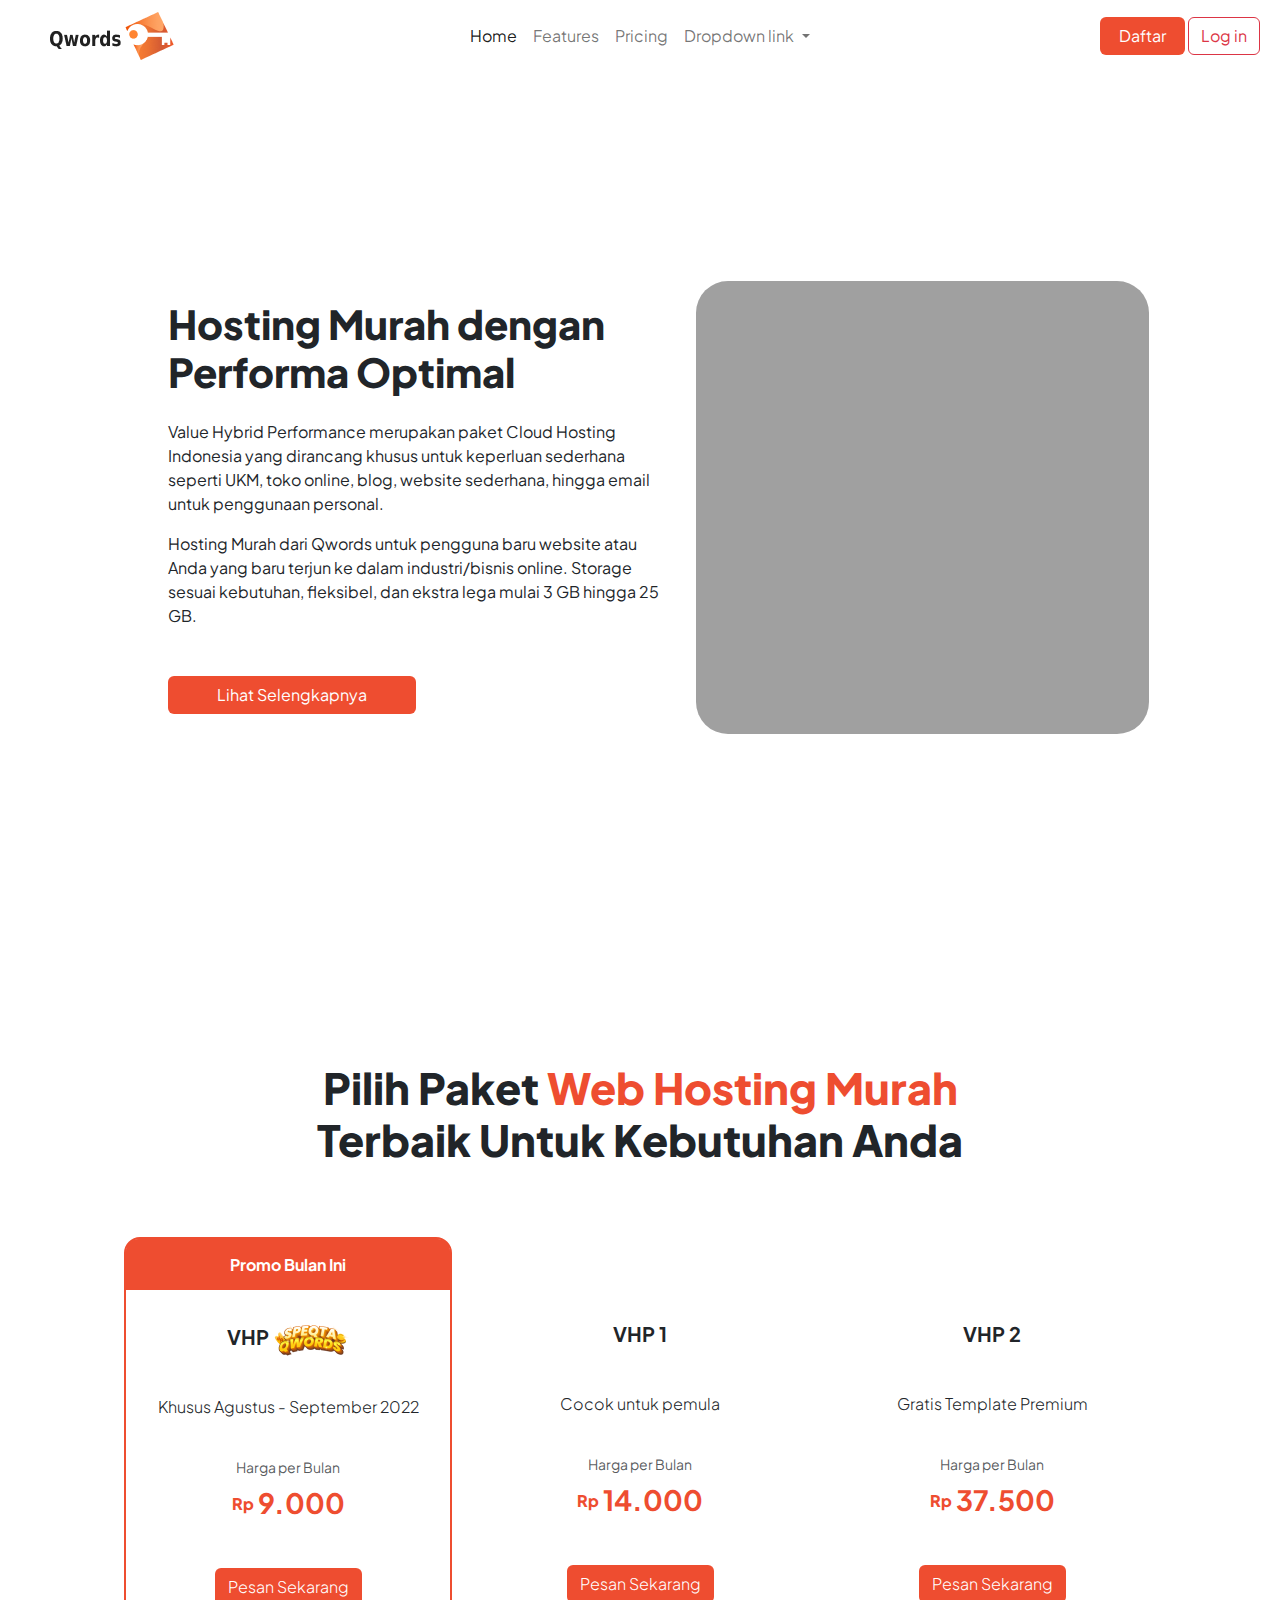
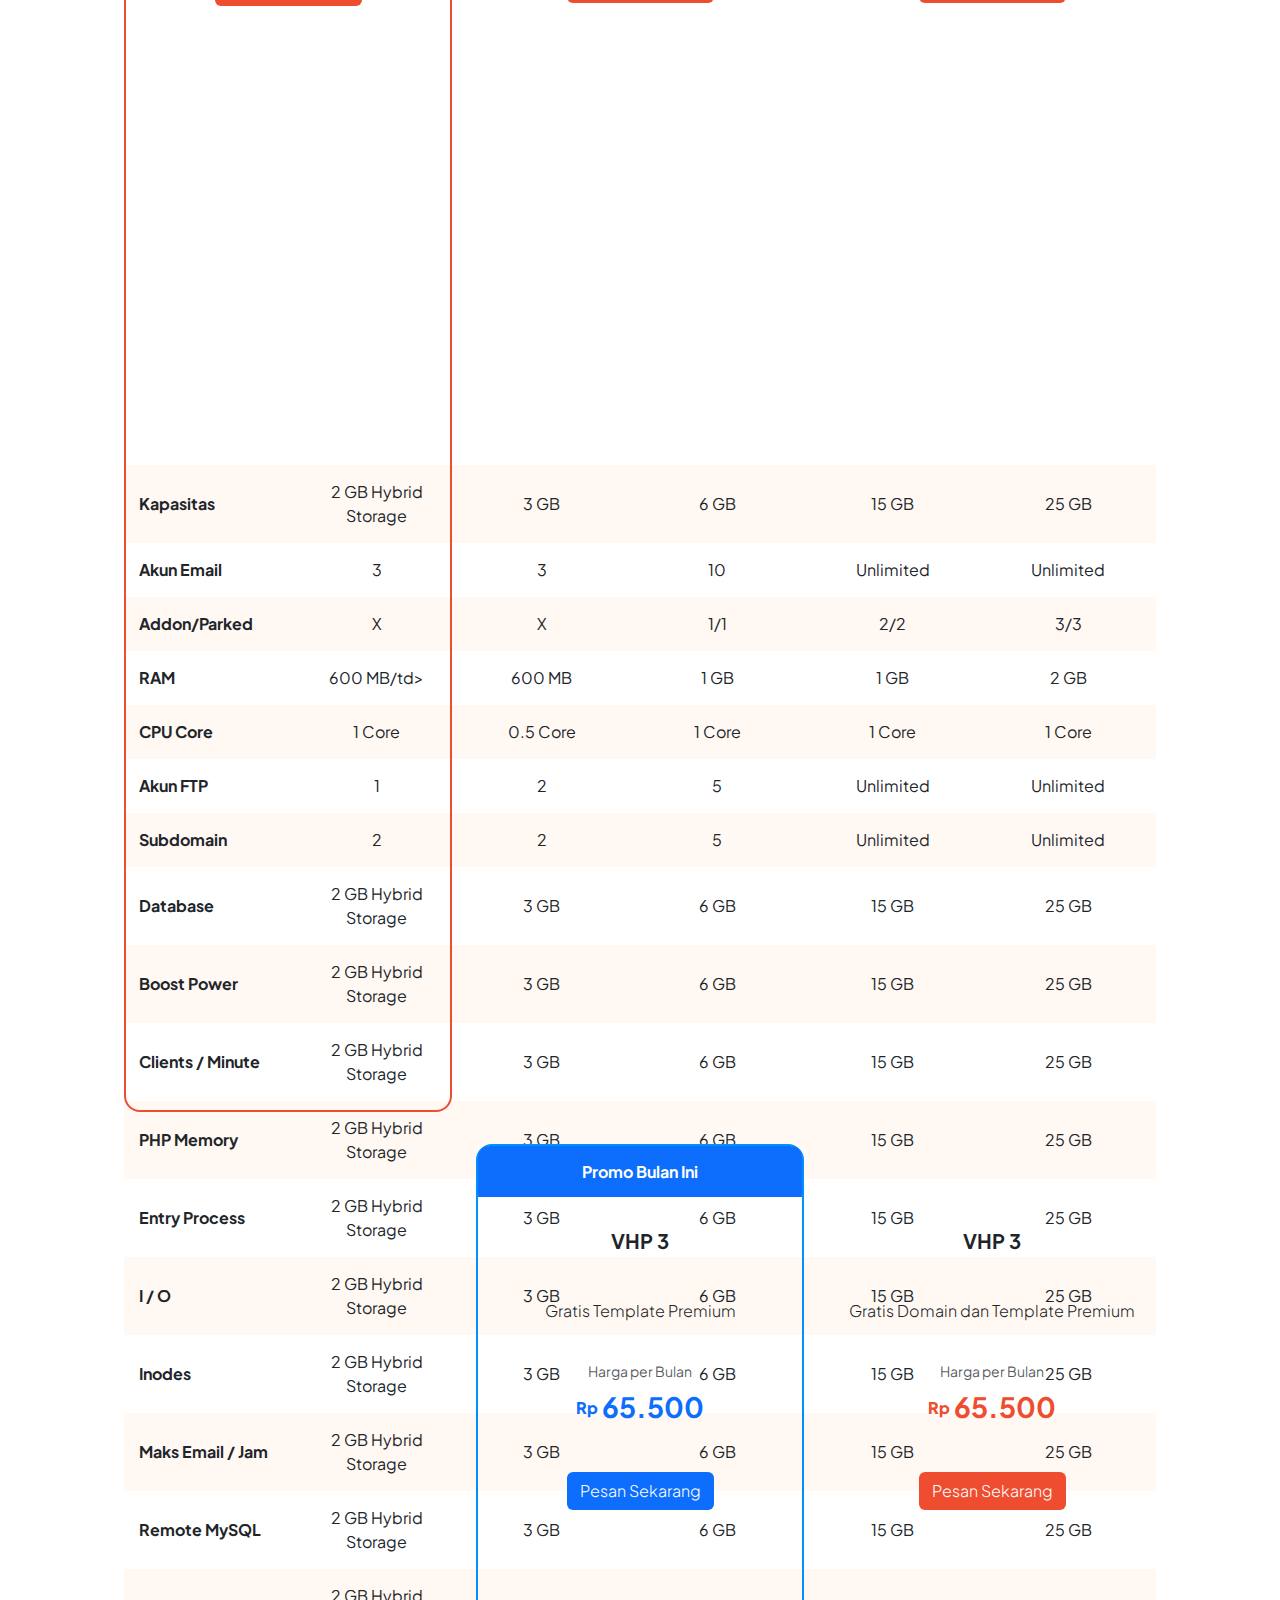
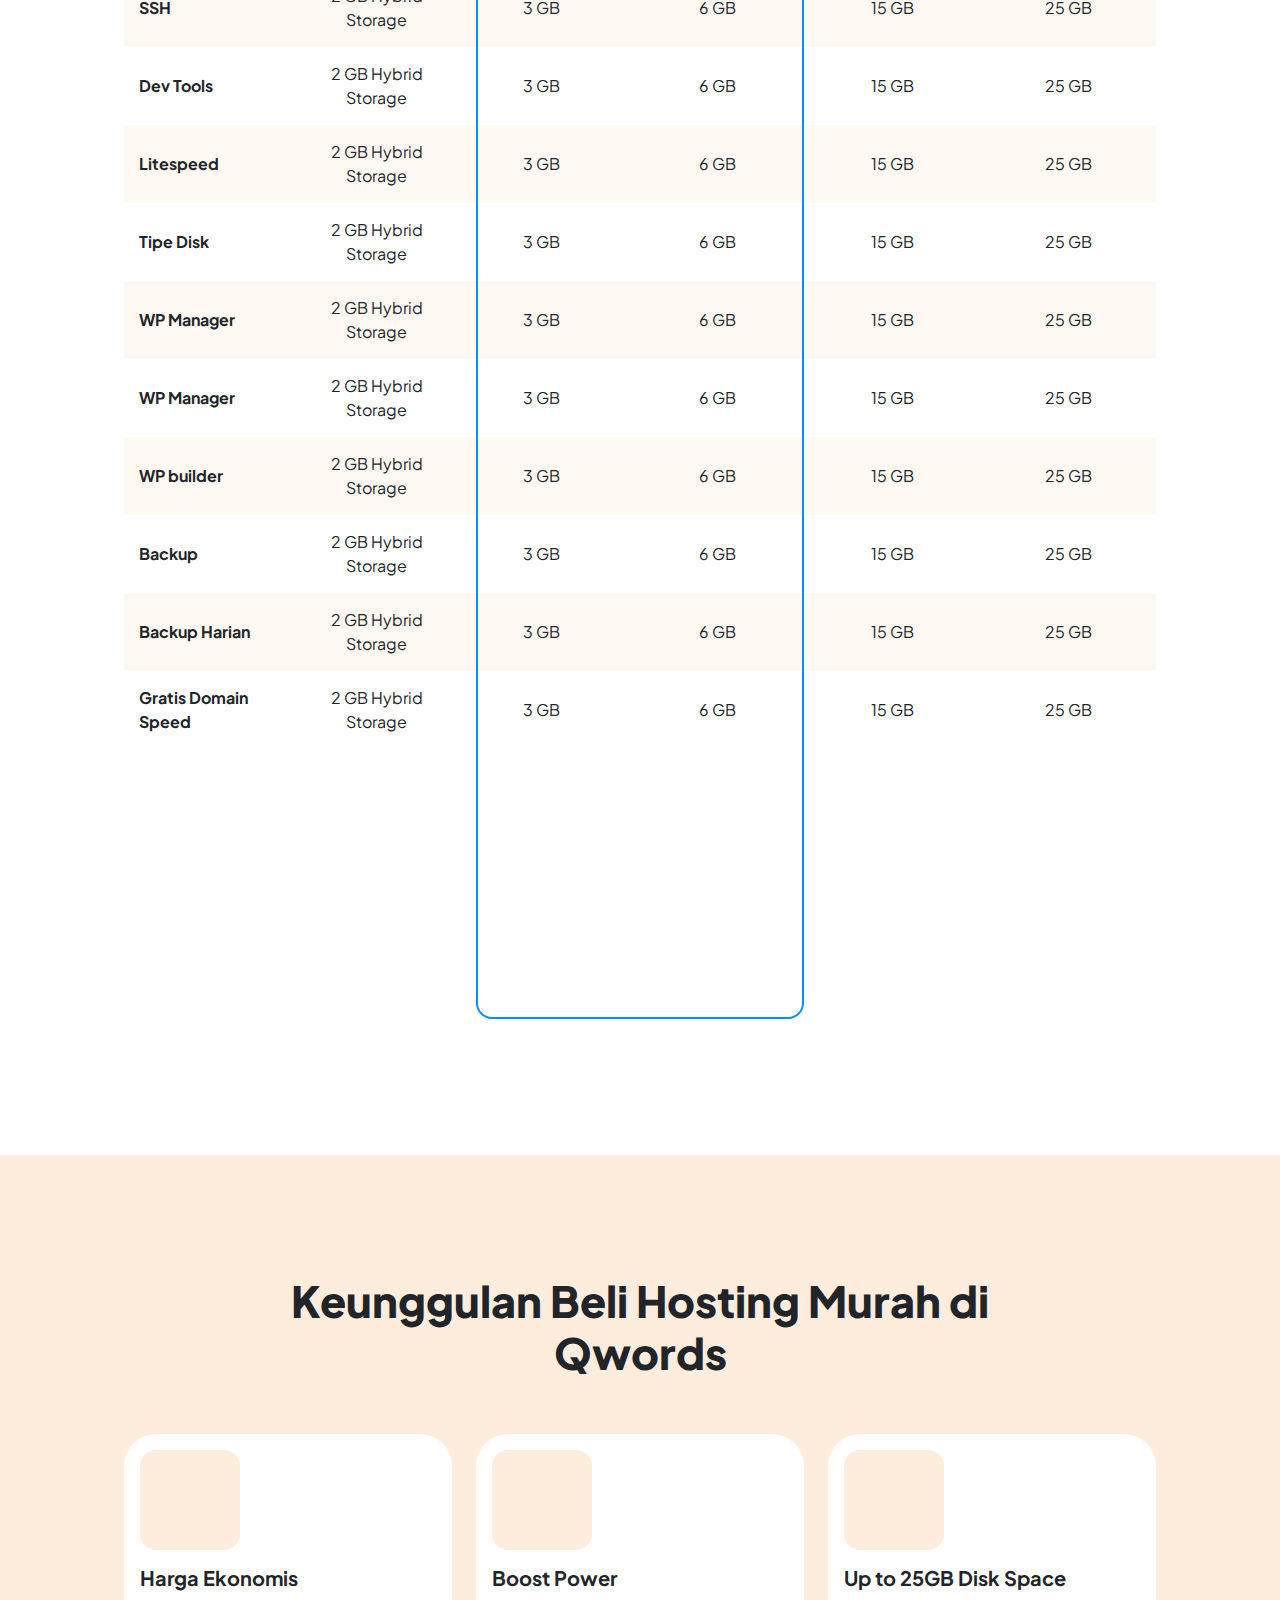
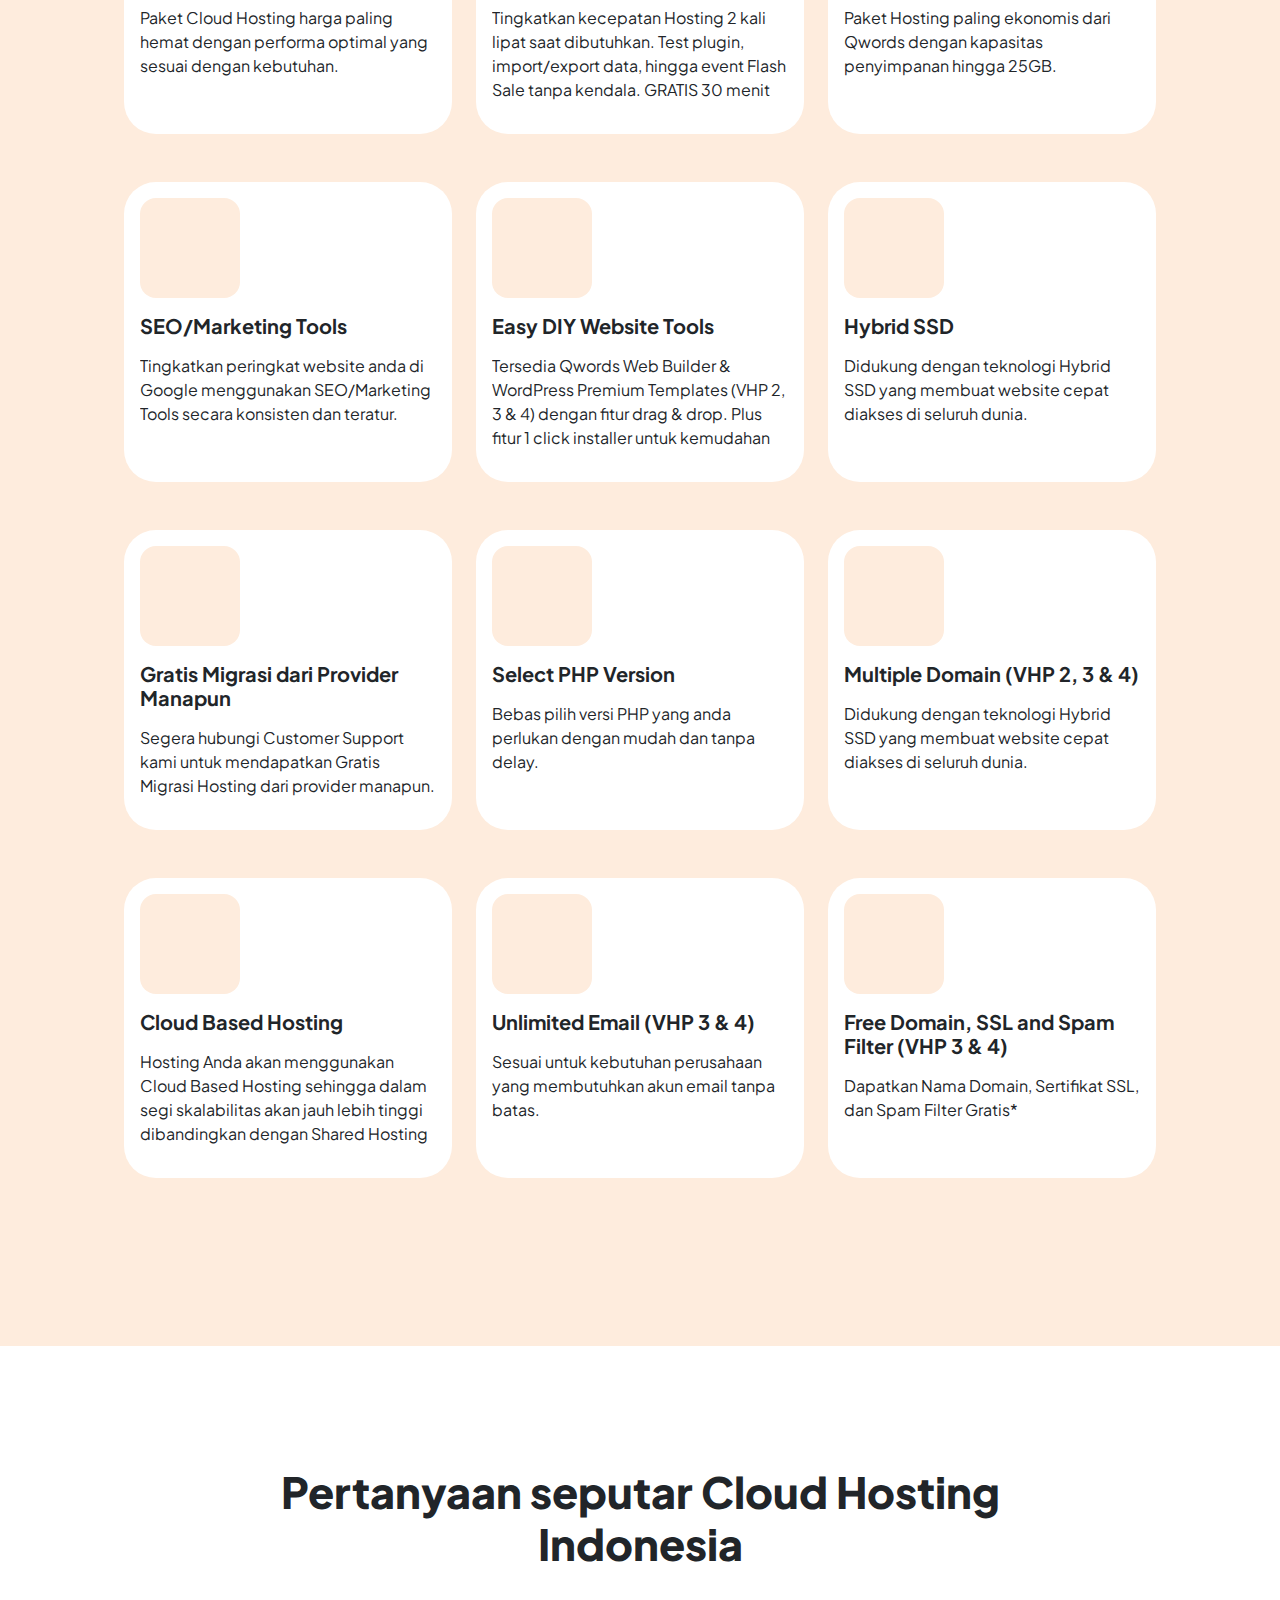
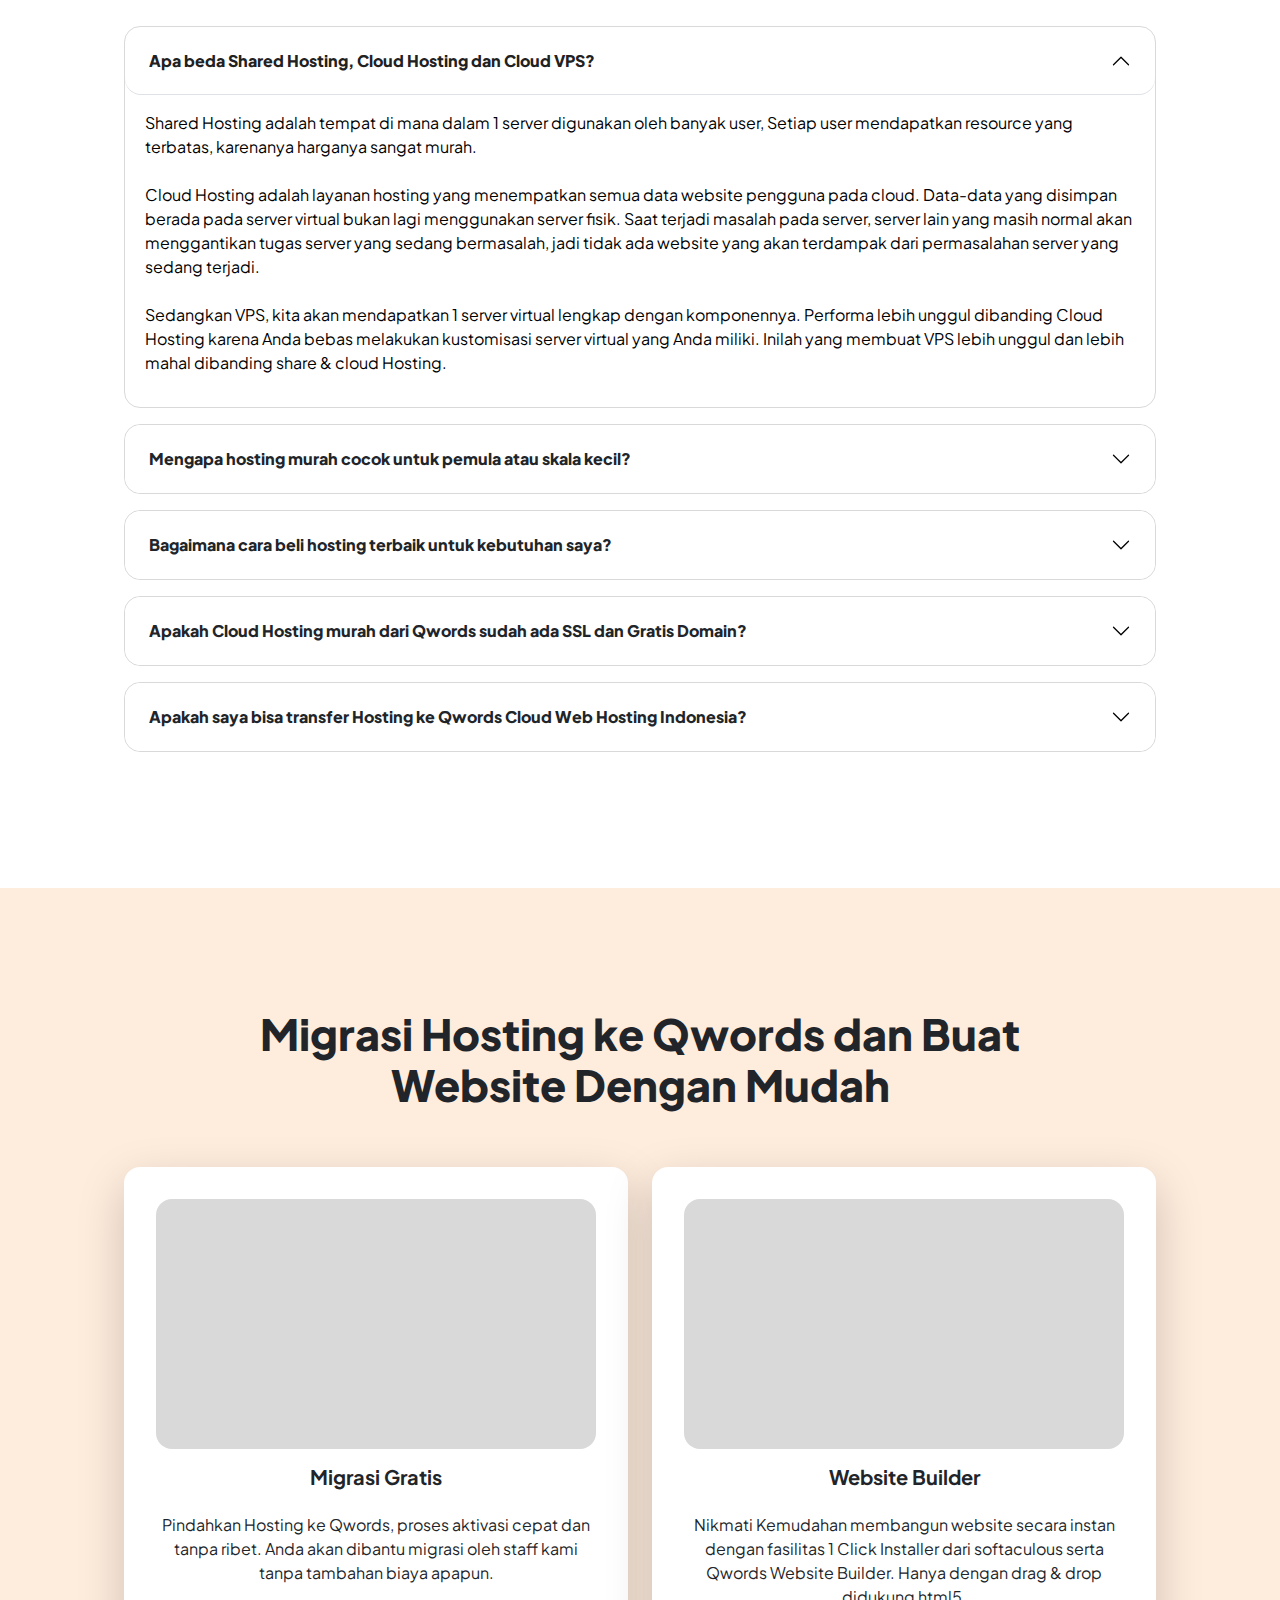
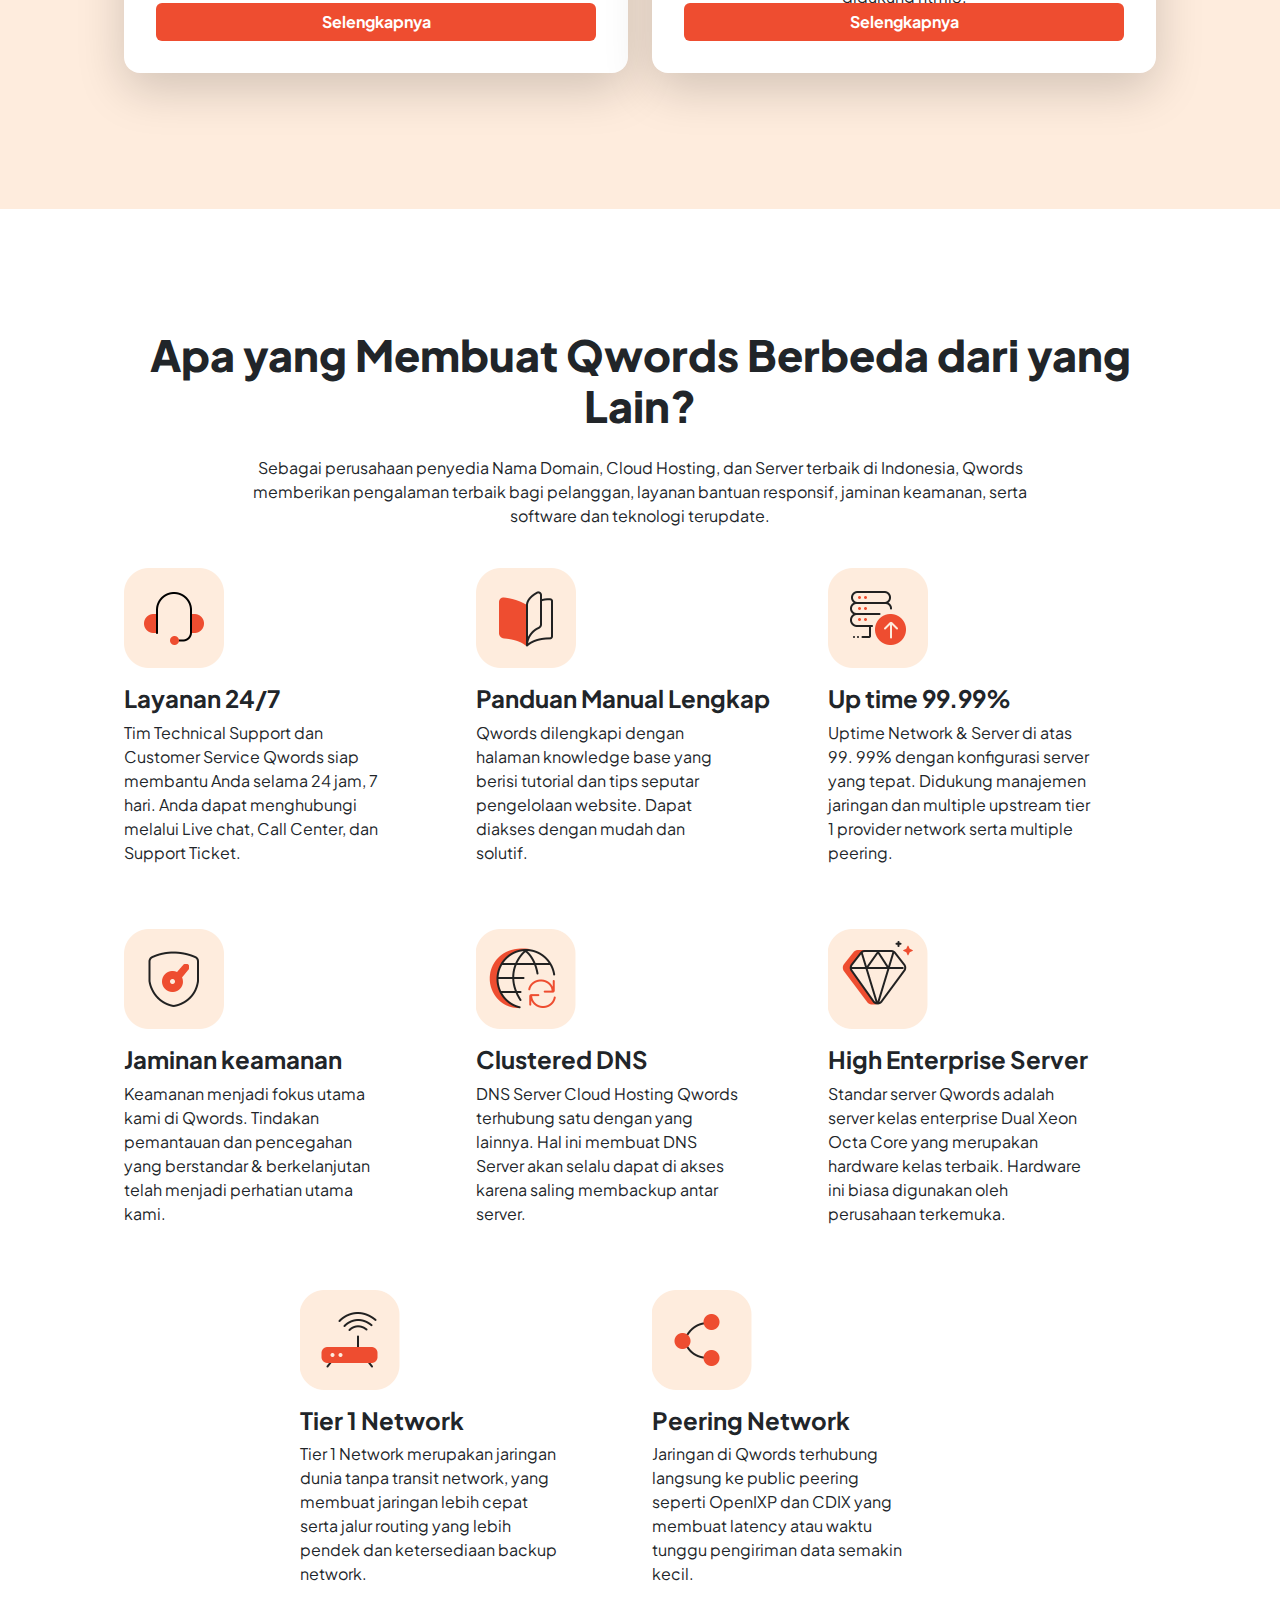
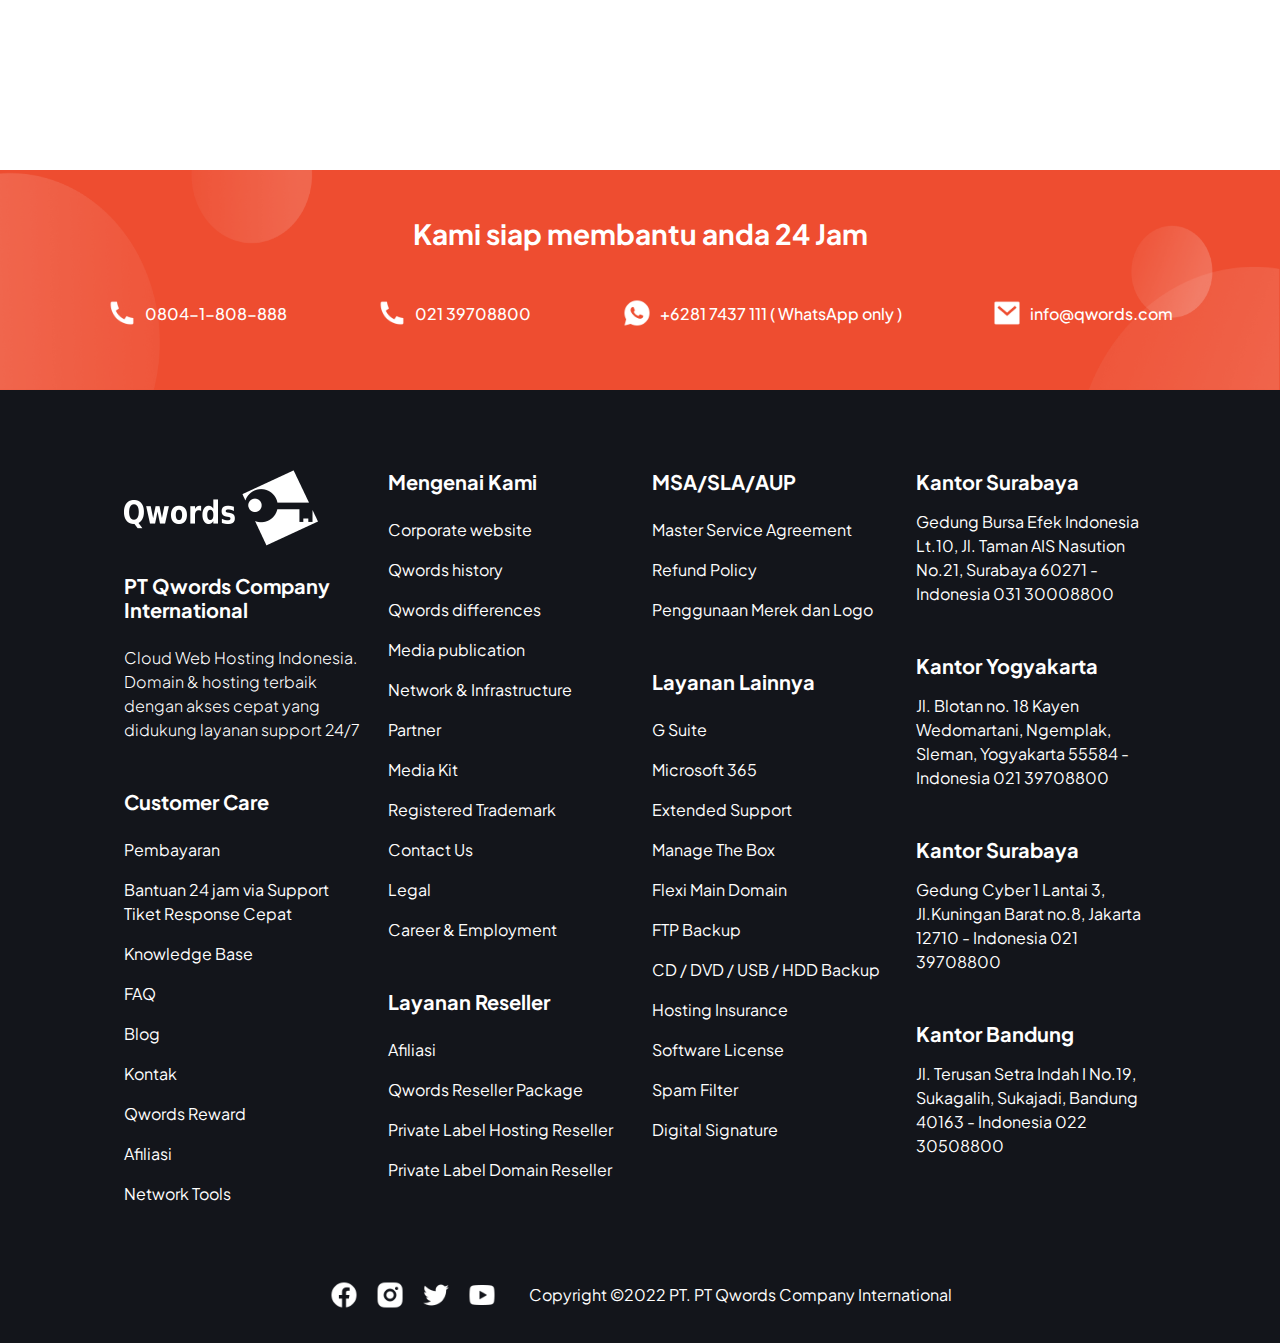
<file: vhpwithtable.html>
<!DOCTYPE html>
<html lang="en">
	<head>
		<meta charset="UTF-8" />
		<meta http-equiv="X-UA-Compatible" content="IE=edge" />
		<meta name="viewport" content="width=device-width, initial-scale=1.0" />
		<title>Qwords v10</title>
		<link
			rel="stylesheet"
			href="./assets/libs/bootstrap-5.2.0/css/bootstrap.min.css"
		/>
		<link rel="stylesheet" href="./assets/css/customize-component.css" />
		<link rel="stylesheet" href="./assets/css/main.css" />
	</head>
	<body>
		<!-- ! NAVBAR SECTION -->
		<nav class="navbar navbar-expand-lg bg-transparent py-0 py-lg-3">
			<div class="container-fluid">
				<a class="navbar-brand nav-brand-custom w-200px text-center" href="#">
					<img
						src="./assets/images/icons/logo qwords_white-01 1.png"
						alt="qwords.png"
					/>
				</a>
				<button
					class="navbar-toggler"
					type="button"
					data-bs-toggle="collapse"
					data-bs-target="#navbarNavDropdown"
					aria-controls="navbarNavDropdown"
					aria-expanded="false"
					aria-label="Toggle navigation"
				>
					<span class="navbar-toggler-icon"></span>
				</button>
				<div class="collapse navbar-collapse" id="navbarNavDropdown">
					<ul class="navbar-nav mx-auto">
						<li class="nav-item">
							<a class="nav-link active" aria-current="page" href="#">Home</a>
						</li>
						<li class="nav-item">
							<a class="nav-link" href="#">Features</a>
						</li>
						<li class="nav-item">
							<a class="nav-link" href="#">Pricing</a>
						</li>
						<li class="nav-item dropdown">
							<a
								class="nav-link dropdown-toggle"
								href="#"
								role="button"
								data-bs-toggle="dropdown"
								aria-expanded="false"
							>
								Dropdown link
							</a>
							<ul class="dropdown-menu">
								<li><a class="dropdown-item" href="#">Action</a></li>
								<li><a class="dropdown-item" href="#">Another action</a></li>
								<li>
									<a class="dropdown-item" href="#">Something else here</a>
								</li>
							</ul>
						</li>
					</ul>
					<div class="nav-brand-custom w-200px text-center end-0">
						<button class="btn btn-signup">Daftar</button>
						<button class="btn btn-outline-danger">Log in</button>
					</div>
				</div>
			</div>
		</nav>
		<!-- ! END OF NAVBAR SECTION -->
		<!-- ! VHP BANNER -->
		<section id="vhp-banner">
			<div class="container-fluid">
				<div class="vh-70 row justify-content-center align-items-center">
					<div class="order-2 order-md-1 col-12 col-sm-6 col-lg-6">
						<h1 class="mb-3 mb-lg-4">Hosting Murah dengan Performa Optimal</h1>
						<p>
							Value Hybrid Performance merupakan paket Cloud Hosting Indonesia
							yang dirancang khusus untuk keperluan sederhana seperti UKM, toko
							online, blog, website sederhana, hingga email untuk penggunaan
							personal.
						</p>
						<p class="mb-lg-5">
							Hosting Murah dari Qwords untuk pengguna baru website atau Anda
							yang baru terjun ke dalam industri/bisnis online. Storage sesuai
							kebutuhan, fleksibel, dan ekstra lega mulai 3 GB hingga 25 GB.
						</p>
						<button class="btn btn-cta fw-normal px-5">
							Lihat Selengkapnya
						</button>
					</div>
					<div class="order-1 order-md-2 col-12 col-sm-6 col-lg-5 my-5">
						<div class="image-wrapper mx-auto ms-lg-auto"></div>
					</div>
				</div>
			</div>
		</section>
		<!-- ! END OF VHP BANNER -->
		<!-- ! PAKET WEBHOSTING -->
		<section id="vhp-webhosting">
			<div class="container-fluid">
				<div class="row justify-content-center">
					<div class="col-12 col-lg-9 text-center">
						<h2 class="heading-section">
							Pilih Paket <span class="text-qw-primary">Web Hosting Murah</span> Terbaik Untuk Kebutuhan Anda
						</h2>
					</div>
				</div>
				<div class="position-relative mt-5">
					<div class="row justify-content-start justify-content-lg-end">
						<div class="col-6 col-md-6 col-lg-4 col-xxl-2 my-3">
							<div class="product-webhost promo">
								<div class="header-promo">
									<h6 class="mb-0 fw-bold text-white">Promo Bulan Ini</h6>
								</div>
								<h5 class="fw-bold mb-0">VHP <img src="./assets/images/icons/speqta.png" alt="" srcset=""></h5>
								<div class="highlight-caption">
									<p class="fw-light mt-3">Khusus Agustus - September 2022</p>
								</div>
								<div class="mb-2 small text-muted">Harga per Bulan</div>
								<div
									class="h3 fw-bolder mb-5 d-flex justify-content-center align-items-center text-qw-primary"
								>
									<span class="rp-heading-small me-1">Rp</span> 9.000
								</div>
								<button class="btn btn-order-tabs fw-light fs-6">
									Pesan Sekarang
								</button>
							</div>
						</div>
						<div class="col-6 col-md-6 col-lg-4 col-xxl-2 my-3">
							<div class="product-webhost">
								<h5 class="fw-bold">VHP 1</h5>
								<div class="highlight-caption">
									<p class="fw-light mt-3">Cocok untuk pemula</p>
								</div>
								<div class="mb-2 small text-muted">Harga per Bulan</div>
								<div
									class="h3 fw-bolder mb-5 d-flex justify-content-center align-items-center text-qw-primary"
								>
									<span class="rp-heading-small me-1">Rp</span> 14.000
								</div>
								<button class="btn btn-order-tabs fw-light fs-6">
									Pesan Sekarang
								</button>
							</div>
						</div>
						<div class="col-6 col-md-6 col-lg-4 col-xxl-2 my-3">
							<div class="product-webhost">
								<h5 class="fw-bold">VHP 2</h5>
								<div class="highlight-caption">
									<p class="fw-light mt-3">Gratis Template Premium</p>
								</div>
								<div class="mb-2 small text-muted">Harga per Bulan</div>
								<div
									class="h3 fw-bolder mb-5 d-flex justify-content-center align-items-center text-qw-primary"
								>
									<span class="rp-heading-small me-1">Rp</span> 37.500
								</div>
								<button class="btn btn-order-tabs fw-light fs-6">
									Pesan Sekarang
								</button>
							</div>
						</div>
						<div class="col-6 col-md-6 col-lg-4 col-xxl-2 my-3">
							<div class="product-webhost best-seller">
								<div class="header-promo bg-primary">
									<h6 class="mb-0 fw-bold text-white">Promo Bulan Ini</h6>
								</div>
								<h5 class="fw-bold">VHP 3</h5>
								<div class="highlight-caption">
									<p class="fw-light mt-3">Gratis Template Premium</p>
								</div>
								<div class="mb-2 small text-muted">Harga per Bulan</div>
								<div
									class="h3 fw-bolder mb-5 d-flex justify-content-center align-items-center text-primary"
								>
									<span class="rp-heading-small me-1">Rp</span> 65.500
								</div>
								<button class="btn btn-order-tabs bg-primary fw-light fs-6">
									Pesan Sekarang
								</button>
							</div>
						</div>
						<div class="col-6 col-md-6 col-lg-4 col-xxl-2 my-3">
							<div class="product-webhost">
								<h5 class="fw-bold">VHP 3</h5>
								<div class="highlight-caption">
									<p class="fw-light mt-3">
										Gratis Domain dan Template Premium
									</p>
								</div>
								<div class="mb-2 small text-muted">Harga per Bulan</div>
								<div
									class="h3 fw-bolder mb-5 d-flex justify-content-center align-items-center text-qw-primary"
								>
									<span class="rp-heading-small me-1">Rp</span> 65.500
								</div>
								<button class="btn btn-order-tabs fw-light fs-6">
									Pesan Sekarang
								</button>
							</div>
						</div>
					</div>
					<div class="d-flex w-100" id="table-pos">
						<table class="table">
							<tr class="text-center align-middle">
								<td width="17%" class="fw-bold text-start">Kapasitas</td>
								<td width="15%">2 GB Hybrid Storage</td>
								<td width="17%">3 GB</td>
								<td width="17%">6 GB</td>
								<td width="17%">15 GB</td>
								<td width="17%">25 GB</td>
							</tr>
							<tr class="text-center align-middle">
								<td width="17%" class="fw-bold text-start">Akun Email</td>
								<td width="15%">3</td>
								<td width="17%">3</td>
								<td width="17%">10</td>
								<td width="17%">Unlimited</td>
								<td width="17%">Unlimited</td>
							</tr>
							<tr class="text-center align-middle">
								<td width="17%" class="fw-bold text-start">Addon/Parked</td>
								<td width="15%">X</td>
								<td width="17%">X</td>
								<td width="17%">1/1</td>
								<td width="17%">2/2</td>
								<td width="17%">3/3</td>
							</tr>
							<tr class="text-center align-middle">
								<td width="17%" class="fw-bold text-start">RAM</td>
								<td width="15%">600 MB/td>
								<td width="17%">600 MB</td>
								<td width="17%">1 GB</td>
								<td width="17%">1 GB</td>
								<td width="17%">2 GB</td>
							</tr>
							<tr class="text-center align-middle">
								<td width="17%" class="fw-bold text-start">CPU Core</td>
								<td width="15%">1 Core</td>
								<td width="17%">0.5 Core</td>
								<td width="17%">1 Core</td>
								<td width="17%">1 Core</td>
								<td width="17%">1 Core</td>
							</tr>
							<tr class="text-center align-middle">
								<td width="17%" class="fw-bold text-start">Akun FTP</td>
								<td width="15%">1</td>
								<td width="17%">2</td>
								<td width="17%">5</td>
								<td width="17%">Unlimited</td>
								<td width="17%">Unlimited</td>
							</tr>
							<tr class="text-center align-middle">
								<td width="17%" class="fw-bold text-start">Subdomain</td>
								<td width="15%">2</td>
								<td width="17%">2</td>
								<td width="17%">5</td>
								<td width="17%">Unlimited</td>
								<td width="17%">Unlimited</td>
							</tr>
							<tr class="text-center align-middle">
								<td width="17%" class="fw-bold text-start">Database</td>
								<td width="15%">2 GB Hybrid Storage</td>
								<td width="17%">3 GB</td>
								<td width="17%">6 GB</td>
								<td width="17%">15 GB</td>
								<td width="17%">25 GB</td>
							</tr>
							<tr class="text-center align-middle">
								<td width="17%" class="fw-bold text-start">Boost Power</td>
								<td width="15%">2 GB Hybrid Storage</td>
								<td width="17%">3 GB</td>
								<td width="17%">6 GB</td>
								<td width="17%">15 GB</td>
								<td width="17%">25 GB</td>
							</tr>
							<tr class="text-center align-middle">
								<td width="17%" class="fw-bold text-start">Clients / Minute</td>
								<td width="15%">2 GB Hybrid Storage</td>
								<td width="17%">3 GB</td>
								<td width="17%">6 GB</td>
								<td width="17%">15 GB</td>
								<td width="17%">25 GB</td>
							</tr>
							<tr class="text-center align-middle">
								<td width="17%" class="fw-bold text-start">PHP Memory</td>
								<td width="15%">2 GB Hybrid Storage</td>
								<td width="17%">3 GB</td>
								<td width="17%">6 GB</td>
								<td width="17%">15 GB</td>
								<td width="17%">25 GB</td>
							</tr>
							<tr class="text-center align-middle">
								<td width="17%" class="fw-bold text-start">Entry Process</td>
								<td width="15%">2 GB Hybrid Storage</td>
								<td width="17%">3 GB</td>
								<td width="17%">6 GB</td>
								<td width="17%">15 GB</td>
								<td width="17%">25 GB</td>
							</tr>
							<tr class="text-center align-middle">
								<td width="17%" class="fw-bold text-start">I / O</td>
								<td width="15%">2 GB Hybrid Storage</td>
								<td width="17%">3 GB</td>
								<td width="17%">6 GB</td>
								<td width="17%">15 GB</td>
								<td width="17%">25 GB</td>
							</tr>
							<tr class="text-center align-middle">
								<td width="17%" class="fw-bold text-start">Inodes</td>
								<td width="15%">2 GB Hybrid Storage</td>
								<td width="17%">3 GB</td>
								<td width="17%">6 GB</td>
								<td width="17%">15 GB</td>
								<td width="17%">25 GB</td>
							</tr>
							<tr class="text-center align-middle">
								<td width="17%" class="fw-bold text-start">Maks Email / Jam</td>
								<td width="15%">2 GB Hybrid Storage</td>
								<td width="17%">3 GB</td>
								<td width="17%">6 GB</td>
								<td width="17%">15 GB</td>
								<td width="17%">25 GB</td>
							</tr>
							<tr class="text-center align-middle">
								<td width="17%" class="fw-bold text-start">Remote MySQL</td>
								<td width="15%">2 GB Hybrid Storage</td>
								<td width="17%">3 GB</td>
								<td width="17%">6 GB</td>
								<td width="17%">15 GB</td>
								<td width="17%">25 GB</td>
							</tr>
							<tr class="text-center align-middle">
								<td width="17%" class="fw-bold text-start">SSH</td>
								<td width="15%">2 GB Hybrid Storage</td>
								<td width="17%">3 GB</td>
								<td width="17%">6 GB</td>
								<td width="17%">15 GB</td>
								<td width="17%">25 GB</td>
							</tr>
							<tr class="text-center align-middle">
								<td width="17%" class="fw-bold text-start">Dev Tools</td>
								<td width="15%">2 GB Hybrid Storage</td>
								<td width="17%">3 GB</td>
								<td width="17%">6 GB</td>
								<td width="17%">15 GB</td>
								<td width="17%">25 GB</td>
							</tr>
							<tr class="text-center align-middle">
								<td width="17%" class="fw-bold text-start">Litespeed</td>
								<td width="15%">2 GB Hybrid Storage</td>
								<td width="17%">3 GB</td>
								<td width="17%">6 GB</td>
								<td width="17%">15 GB</td>
								<td width="17%">25 GB</td>
							</tr>
							<tr class="text-center align-middle">
								<td width="17%" class="fw-bold text-start">Tipe Disk</td>
								<td width="15%">2 GB Hybrid Storage</td>
								<td width="17%">3 GB</td>
								<td width="17%">6 GB</td>
								<td width="17%">15 GB</td>
								<td width="17%">25 GB</td>
							</tr>
							<tr class="text-center align-middle">
								<td width="17%" class="fw-bold text-start">WP Manager</td>
								<td width="15%">2 GB Hybrid Storage</td>
								<td width="17%">3 GB</td>
								<td width="17%">6 GB</td>
								<td width="17%">15 GB</td>
								<td width="17%">25 GB</td>
							</tr>
							<tr class="text-center align-middle">
								<td width="17%" class="fw-bold text-start">WP Manager</td>
								<td width="15%">2 GB Hybrid Storage</td>
								<td width="17%">3 GB</td>
								<td width="17%">6 GB</td>
								<td width="17%">15 GB</td>
								<td width="17%">25 GB</td>
							</tr>
							<tr class="text-center align-middle">
								<td width="17%" class="fw-bold text-start">WP builder</td>
								<td width="15%">2 GB Hybrid Storage</td>
								<td width="17%">3 GB</td>
								<td width="17%">6 GB</td>
								<td width="17%">15 GB</td>
								<td width="17%">25 GB</td>
							</tr>
							<tr class="text-center align-middle">
								<td width="17%" class="fw-bold text-start">Backup</td>
								<td width="15%">2 GB Hybrid Storage</td>
								<td width="17%">3 GB</td>
								<td width="17%">6 GB</td>
								<td width="17%">15 GB</td>
								<td width="17%">25 GB</td>
							</tr>
							<tr class="text-center align-middle">
								<td width="17%" class="fw-bold text-start">Backup Harian</td>
								<td width="15%">2 GB Hybrid Storage</td>
								<td width="17%">3 GB</td>
								<td width="17%">6 GB</td>
								<td width="17%">15 GB</td>
								<td width="17%">25 GB</td>
							</tr>
							<tr class="text-center align-middle">
								<td width="17%" class="fw-bold text-start">Gratis Domain Speed</td>
								<td width="15%">2 GB Hybrid Storage</td>
								<td width="17%">3 GB</td>
								<td width="17%">6 GB</td>
								<td width="17%">15 GB</td>
								<td width="17%">25 GB</td>
							</tr>
						</table>
					</div>
				</div>
			</div>
		</section>
		<!-- ! END OF PAKET WEBHOSTING -->
		<!-- ! SOLUTION -->
		<section id="vhp-benefit-hosting">
			<div class="container-fluid">
				<div class="row justify-content-center">
					<div class="col-12 col-lg-9 text-center">
						<h2 class="heading-section">
							Keunggulan Beli Hosting Murah di Qwords
						</h2>
					</div>
				</div>
				<div class="row mt-3 mt-lg-5">
					<div class="col-12 col-sm-6 col-md-6 col-lg-4 mb-3">
						<div class="card-benefit">
							<div class="icon-placeholder"></div>
							<h5 class="my-3 fw-bold">Harga Ekonomis</h5>
							<div class="benefit-description">
								Paket Cloud Hosting harga paling hemat dengan performa optimal
								yang sesuai dengan kebutuhan.
							</div>
						</div>
					</div>
					<div class="col-12 col-sm-6 col-md-6 col-lg-4 mb-3 mb-lg-5">
						<div class="card-benefit">
							<div class="icon-placeholder"></div>
							<h5 class="my-3 fw-bold">Boost Power</h5>
							<div class="benefit-description">
								Tingkatkan kecepatan Hosting 2 kali lipat saat dibutuhkan. Test
								plugin, import/export data, hingga event Flash Sale tanpa
								kendala. GRATIS 30 menit per bulan. (Tersedia di versi cPanel)
							</div>
						</div>
					</div>
					<div class="col-12 col-sm-6 col-md-6 col-lg-4 mb-3 mb-lg-5">
						<div class="card-benefit">
							<div class="icon-placeholder"></div>
							<h5 class="my-3 fw-bold">Up to 25GB Disk Space</h5>
							<div class="benefit-description">
								Paket Hosting paling ekonomis dari Qwords dengan kapasitas
								penyimpanan hingga 25GB.
							</div>
						</div>
					</div>
					<div class="col-12 col-sm-6 col-md-6 col-lg-4 mb-3 mb-lg-5">
						<div class="card-benefit">
							<div class="icon-placeholder"></div>
							<h5 class="my-3 fw-bold">SEO/Marketing Tools</h5>
							<div class="benefit-description">
								Tingkatkan peringkat website anda di Google menggunakan
								SEO/Marketing Tools secara konsisten dan teratur.
							</div>
						</div>
					</div>
					<div class="col-12 col-sm-6 col-md-6 col-lg-4 mb-3 mb-lg-5">
						<div class="card-benefit">
							<div class="icon-placeholder"></div>
							<h5 class="my-3 fw-bold">Easy DIY Website Tools</h5>
							<div class="benefit-description">
								Tersedia Qwords Web Builder & WordPress Premium Templates (VHP
								2, 3 & 4) dengan fitur drag & drop. Plus fitur 1 click installer
								untuk kemudahan membangun website.
							</div>
						</div>
					</div>
					<div class="col-12 col-sm-6 col-md-6 col-lg-4 mb-3 mb-lg-5">
						<div class="card-benefit">
							<div class="icon-placeholder"></div>
							<h5 class="my-3 fw-bold">Hybrid SSD</h5>
							<div class="benefit-description">
								Didukung dengan teknologi Hybrid SSD yang membuat website cepat
								diakses di seluruh dunia.
							</div>
						</div>
					</div>
					<div class="col-12 col-sm-6 col-md-6 col-lg-4 mb-3 mb-lg-5">
						<div class="card-benefit">
							<div class="icon-placeholder"></div>
							<h5 class="my-3 fw-bold">Gratis Migrasi dari Provider Manapun</h5>
							<div class="benefit-description">
								Segera hubungi Customer Support kami untuk mendapatkan Gratis
								Migrasi Hosting dari provider manapun.
							</div>
						</div>
					</div>
					<div class="col-12 col-sm-6 col-md-6 col-lg-4 mb-3 mb-lg-5">
						<div class="card-benefit">
							<div class="icon-placeholder"></div>
							<h5 class="my-3 fw-bold">Select PHP Version</h5>
							<div class="benefit-description">
								Bebas pilih versi PHP yang anda perlukan dengan mudah dan tanpa
								delay.
							</div>
						</div>
					</div>
					<div class="col-12 col-sm-6 col-md-6 col-lg-4 mb-3 mb-lg-5">
						<div class="card-benefit">
							<div class="icon-placeholder"></div>
							<h5 class="my-3 fw-bold">Multiple Domain (VHP 2, 3 & 4)</h5>
							<div class="benefit-description">
								Didukung dengan teknologi Hybrid SSD yang membuat website cepat
								diakses di seluruh dunia.
							</div>
						</div>
					</div>
					<div class="col-12 col-sm-6 col-md-6 col-lg-4 mb-3 mb-lg-5">
						<div class="card-benefit">
							<div class="icon-placeholder"></div>
							<h5 class="my-3 fw-bold">Cloud Based Hosting</h5>
							<div class="benefit-description">
								Hosting Anda akan menggunakan Cloud Based Hosting sehingga dalam
								segi skalabilitas akan jauh lebih tinggi dibandingkan dengan
								Shared Hosting biasa.
							</div>
						</div>
					</div>
					<div class="col-12 col-sm-6 col-md-6 col-lg-4 mb-3 mb-lg-5">
						<div class="card-benefit">
							<div class="icon-placeholder"></div>
							<h5 class="my-3 fw-bold">Unlimited Email (VHP 3 & 4)</h5>
							<div class="benefit-description">
								Sesuai untuk kebutuhan perusahaan yang membutuhkan akun email
								tanpa batas.
							</div>
						</div>
					</div>
					<div class="col-12 col-sm-6 col-md-6 col-lg-4 mb-3 mb-lg-5">
						<div class="card-benefit">
							<div class="icon-placeholder"></div>
							<h5 class="my-3 fw-bold">
								Free Domain, SSL and Spam Filter (VHP 3 & 4)
							</h5>
							<div class="benefit-description">
								Dapatkan Nama Domain, Sertifikat SSL, dan Spam Filter Gratis*
							</div>
						</div>
					</div>
				</div>
			</div>
		</section>
		<!-- ! END OF SOLUTION -->
		<!-- ! QNA -->
		<section id="vhp-qna">
			<div class="container-fluid">
				<div class="row justify-content-center">
					<div class="col-12 col-lg-10">
						<h2 class="heading-section text-center">
							Pertanyaan seputar Cloud Hosting Indonesia
						</h2>
					</div>
				</div>
				<div class="row mt-3 mt-lg-5">
					<div class="col-12">
						<div class="accordion" id="accordionExample">
							<div class="accordion-item">
								<h2 class="accordion-header" id="headingOne">
									<button
										class="accordion-button"
										type="button"
										data-bs-toggle="collapse"
										data-bs-target="#collapseOne"
										aria-expanded="true"
										aria-controls="collapseOne"
									>
										Apa beda Shared Hosting, Cloud Hosting dan Cloud VPS?
									</button>
								</h2>
								<div
									id="collapseOne"
									class="accordion-collapse collapse show"
									aria-labelledby="headingOne"
									data-bs-parent="#accordionExample"
								>
									<div class="accordion-body">
										<p>
											Shared Hosting adalah tempat di mana dalam 1 server
											digunakan oleh banyak user, Setiap user mendapatkan
											resource yang terbatas, karenanya harganya sangat murah.
											<br />
											<br />
											Cloud Hosting adalah layanan hosting yang menempatkan
											semua data website pengguna pada cloud. Data-data yang
											disimpan berada pada server virtual bukan lagi menggunakan
											server fisik. Saat terjadi masalah pada server, server
											lain yang masih normal akan menggantikan tugas server yang
											sedang bermasalah, jadi tidak ada website yang akan
											terdampak dari permasalahan server yang sedang terjadi.
											<br />
											<br />
											Sedangkan VPS, kita akan mendapatkan 1 server virtual
											lengkap dengan komponennya. Performa lebih unggul
											dibanding Cloud Hosting karena Anda bebas melakukan
											kustomisasi server virtual yang Anda miliki. Inilah yang
											membuat VPS lebih unggul dan lebih mahal dibanding share &
											cloud Hosting.
										</p>
									</div>
								</div>
							</div>
							<div class="accordion-item">
								<h2 class="accordion-header" id="headingTwo">
									<button
										class="accordion-button collapsed"
										type="button"
										data-bs-toggle="collapse"
										data-bs-target="#collapseTwo"
										aria-expanded="false"
										aria-controls="collapseTwo"
									>
										Mengapa hosting murah cocok untuk pemula atau skala kecil?
									</button>
								</h2>
								<div
									id="collapseTwo"
									class="accordion-collapse collapse"
									aria-labelledby="headingTwo"
									data-bs-parent="#accordionExample"
								>
									<div class="accordion-body">
										<strong>This is the second item's accordion body.</strong>
										It is hidden by default, until the collapse plugin adds the
										appropriate classes that we use to style each element. These
										classes control the overall appearance, as well as the
										showing and hiding via CSS transitions. You can modify any
										of this with custom CSS or overriding our default variables.
										It's also worth noting that just about any HTML can go
										within the <code>.accordion-body</code>, though the
										transition does limit overflow.
									</div>
								</div>
							</div>
							<div class="accordion-item">
								<h2 class="accordion-header" id="headingThree">
									<button
										class="accordion-button collapsed"
										type="button"
										data-bs-toggle="collapse"
										data-bs-target="#collapseThree"
										aria-expanded="false"
										aria-controls="collapseThree"
									>
										Bagaimana cara beli hosting terbaik untuk kebutuhan saya?
									</button>
								</h2>
								<div
									id="collapseThree"
									class="accordion-collapse collapse"
									aria-labelledby="headingThree"
									data-bs-parent="#accordionExample"
								>
									<div class="accordion-body">
										<strong>This is the third item's accordion body.</strong> It
										is hidden by default, until the collapse plugin adds the
										appropriate classes that we use to style each element. These
										classes control the overall appearance, as well as the
										showing and hiding via CSS transitions. You can modify any
										of this with custom CSS or overriding our default variables.
										It's also worth noting that just about any HTML can go
										within the <code>.accordion-body</code>, though the
										transition does limit overflow.
									</div>
								</div>
							</div>
							<div class="accordion-item">
								<h2 class="accordion-header" id="headingFour">
									<button
										class="accordion-button collapsed"
										type="button"
										data-bs-toggle="collapse"
										data-bs-target="#collapseFour"
										aria-expanded="false"
										aria-controls="collapseFour"
									>
										Apakah Cloud Hosting murah dari Qwords sudah ada SSL dan
										Gratis Domain?
									</button>
								</h2>
								<div
									id="collapseFour"
									class="accordion-collapse collapse"
									aria-labelledby="headingFour"
									data-bs-parent="#accordionExample"
								>
									<div class="accordion-body">
										<strong>This is the third item's accordion body.</strong> It
										is hidden by default, until the collapse plugin adds the
										appropriate classes that we use to style each element. These
										classes control the overall appearance, as well as the
										showing and hiding via CSS transitions. You can modify any
										of this with custom CSS or overriding our default variables.
										It's also worth noting that just about any HTML can go
										within the <code>.accordion-body</code>, though the
										transition does limit overflow.
									</div>
								</div>
							</div>
							<div class="accordion-item">
								<h2 class="accordion-header" id="headingFive">
									<button
										class="accordion-button collapsed"
										type="button"
										data-bs-toggle="collapse"
										data-bs-target="#collapseFive"
										aria-expanded="false"
										aria-controls="collapseFive"
									>
										Apakah saya bisa transfer Hosting ke Qwords Cloud Web
										Hosting Indonesia?
									</button>
								</h2>
								<div
									id="collapseFive"
									class="accordion-collapse collapse"
									aria-labelledby="headingFive"
									data-bs-parent="#accordionExample"
								>
									<div class="accordion-body">
										<strong>This is the third item's accordion body.</strong> It
										is hidden by default, until the collapse plugin adds the
										appropriate classes that we use to style each element. These
										classes control the overall appearance, as well as the
										showing and hiding via CSS transitions. You can modify any
										of this with custom CSS or overriding our default variables.
										It's also worth noting that just about any HTML can go
										within the <code>.accordion-body</code>, though the
										transition does limit overflow.
									</div>
								</div>
							</div>
						</div>
					</div>
				</div>
			</div>
		</section>
		<!-- ! END OF QNA -->
		<!-- ! MIGRASI HOSTIN -->
		<section id="vhp-migrasi-hosting">
			<div class="container-fluid">
				<div class="row justify-content-center">
					<div class="col-12 col-lg-10">
						<h2 class="heading-section text-center">
							Migrasi Hosting ke Qwords dan Buat Website Dengan Mudah
						</h2>
					</div>
				</div>
				<div class="row mt-3 mt-lg-5">
					<div class="col-12 col-md-6 col-lg-6 mb-3">
						<div class="card border-0 card-migration shadow-lg rounded-4">
							<div class="card-thumbnail"></div>
							<div class="card-heading text-center mb-3 mb-lg-3">
								<h5 class="fw-bold">Migrasi Gratis</h5>
							</div>
							<div class="card-description">
								<p>
									Pindahkan Hosting ke Qwords, proses aktivasi cepat dan tanpa
									ribet. Anda akan dibantu migrasi oleh staff kami tanpa
									tambahan biaya apapun.
								</p>
							</div>
							<div class="d-grid mt-auto">
								<button class="btn btn-cta">Selengkapnya</button>
							</div>
						</div>
					</div>
					<div class="col-12 col-md-6 col-lg-6 mb-3">
						<div class="card border-0 card-migration shadow-lg rounded-4">
							<div class="card-thumbnail"></div>
							<div class="card-heading text-center mb-3 mb-lg-3">
								<h5 class="fw-bold">Website Builder</h5>
							</div>
							<div class="card-description">
								<p>
									Nikmati Kemudahan membangun website secara instan dengan
									fasilitas 1 Click Installer dari softaculous serta Qwords
									Website Builder. Hanya dengan drag & drop didukung html5.
								</p>
							</div>
							<div class="d-grid mt-auto">
								<button class="btn btn-cta">Selengkapnya</button>
							</div>
						</div>
					</div>
				</div>
			</div>
		</section>
		<!-- ! END OF MIGRASI HOSTIN -->
		<!-- ! COMMITMENT -->
		<section id="commitment">
			<div class="container-fluid">
				<div class="row justify-content-center">
					<div class="col-12 col-lg-12 text-center">
						<h2>Apa yang Membuat Qwords Berbeda dari yang Lain?</h2>
						<p class="mx-auto my-4">
							Sebagai perusahaan penyedia Nama Domain, Cloud Hosting, dan Server
							terbaik di Indonesia, Qwords memberikan pengalaman terbaik bagi
							pelanggan, layanan bantuan responsif, jaminan keamanan, serta
							software dan teknologi terupdate.
						</p>
					</div>
				</div>
				<div class="row justify-content-center mt-3">
					<div class="col-12 col-sm-6 col-lg-4 mb-3 mb-lg-5">
						<div class="icon-wrapper mb-3">
							<img src="./assets/images/icons/commit/cs.png" alt="cs.png" />
						</div>
						<h4 class="fw-bold">Layanan 24/7</h4>
						<p>
							Tim Technical Support dan Customer Service Qwords siap membantu
							Anda selama 24 jam, 7 hari. Anda dapat menghubungi melalui Live
							chat, Call Center, dan Support Ticket.
						</p>
					</div>
					<div class="col-12 col-sm-6 col-lg-4 mb-3 mb-lg-5">
						<div class="icon-wrapper mb-3">
							<img
								src="./assets/images/icons/commit/Panduan Manual Lengkap.png"
								alt="guide.png"
							/>
						</div>
						<h4 class="fw-bold">Panduan Manual Lengkap</h4>
						<p>
							Qwords dilengkapi dengan halaman knowledge base yang berisi
							tutorial dan tips seputar pengelolaan website. Dapat diakses
							dengan mudah dan solutif.
						</p>
					</div>
					<div class="col-12 col-sm-6 col-lg-4 mb-3 mb-lg-5">
						<div class="icon-wrapper mb-3">
							<img
								src="./assets/images/icons/commit/uptime.png"
								alt="uptime.png"
							/>
						</div>
						<h4 class="fw-bold">Up time 99.99%</h4>
						<p>
							Uptime Network & Server di atas 99. 99% dengan konfigurasi server
							yang tepat. Didukung manajemen jaringan dan multiple upstream tier
							1 provider network serta multiple peering.
						</p>
					</div>
					<div class="col-12 col-sm-6 col-lg-4 mb-3 mb-lg-5">
						<div class="icon-wrapper mb-3">
							<img
								src="./assets/images/icons/commit/Jaminan keamanan.png"
								alt="Jaminan keamanan.png"
							/>
						</div>
						<h4 class="fw-bold">Jaminan keamanan</h4>
						<p>
							Keamanan menjadi fokus utama kami di Qwords. Tindakan pemantauan
							dan pencegahan yang berstandar & berkelanjutan telah menjadi
							perhatian utama kami.
						</p>
					</div>
					<div class="col-12 col-sm-6 col-lg-4 mb-3 mb-lg-5">
						<div class="icon-wrapper mb-3">
							<img
								src="./assets/images/icons/commit/Clustered DNS.png"
								alt="Clustered DNS.png"
							/>
						</div>
						<h4 class="fw-bold">Clustered DNS</h4>
						<p>
							DNS Server Cloud Hosting Qwords terhubung satu dengan yang
							lainnya. Hal ini membuat DNS Server akan selalu dapat di akses
							karena saling membackup antar server.
						</p>
					</div>
					<div class="col-12 col-sm-6 col-lg-4 mb-3 mb-lg-5">
						<div class="icon-wrapper mb-3">
							<img
								src="./assets/images/icons/commit/High Enterprise Server.png"
								alt="High Enterprise Server.png"
							/>
						</div>
						<h4 class="fw-bold">High Enterprise Server</h4>
						<p>
							Standar server Qwords adalah server kelas enterprise Dual Xeon
							Octa Core yang merupakan hardware kelas terbaik. Hardware ini
							biasa digunakan oleh perusahaan terkemuka.
						</p>
					</div>
					<div class="col-12 col-sm-6 col-lg-4 mb-3 mb-lg-5">
						<div class="icon-wrapper mb-3">
							<img
								src="./assets/images/icons/commit/Tier 1 Network.png"
								alt="Tier 1 Network.png"
							/>
						</div>
						<h4 class="fw-bold">Tier 1 Network</h4>
						<p>
							Tier 1 Network merupakan jaringan dunia tanpa transit network,
							yang membuat jaringan lebih cepat serta jalur routing yang lebih
							pendek dan ketersediaan backup network.
						</p>
					</div>
					<div class="col-12 col-sm-6 col-lg-4 mb-3 mb-lg-5">
						<div class="icon-wrapper mb-3">
							<img
								src="./assets/images/icons/commit/Peering Network.png"
								alt="Peering Network.png"
							/>
						</div>
						<h4 class="fw-bold">Peering Network</h4>
						<p>
							Jaringan di Qwords terhubung langsung ke public peering seperti
							OpenIXP dan CDIX yang membuat latency atau waktu tunggu pengiriman
							data semakin kecil.
						</p>
					</div>
				</div>
			</div>
		</section>
		<!-- ! END OF COMMITMENT -->
		<!-- ! FOOTER -->
		<section id="contact-ft">
			<div class="container-fluid px-0">
				<div class="contact-wrapper">
					<img src="./assets/images/shapes/call-bg.png" alt="bg.png" />
					<div class="contact-text text-center">
						<h3 class="fw-bold">Kami siap membantu anda 24 Jam</h3>
						<div
							class="contact-list d-flex flex-wrap align-items-center justify-content-between justify-content-lg-evenly mt-3 mt-lg-5 px-3"
						>
							<div class="contact-col d-flex align-items-center mb-3">
								<img
									src="./assets/images/icons/Phone.png"
									alt="phone.png"
									class="me-2"
								/>
								<h6 class="mb-0">0804-1-808-888</h6>
							</div>
							<div class="contact-col d-flex align-items-center mb-3">
								<img
									src="./assets/images/icons/Phone.png"
									alt="phone2.png"
									class="me-2"
								/>
								<h6 class="mb-0">021 39708800</h6>
							</div>
							<div class="contact-col d-flex align-items-center mb-3">
								<img
									src="./assets/images/icons/Whatsapp.png"
									alt="Whatsapp.png"
									class="me-2"
								/>
								<h6 class="mb-0">+6281 7437 111 ( WhatsApp only )</h6>
							</div>
							<div class="contact-col d-flex align-items-center mb-3">
								<img
									src="./assets/images/icons/Email.png"
									alt="Email.png"
									class="me-2"
								/>
								<h6 class="mb-0">info@qwords.com</h6>
							</div>
						</div>
					</div>
				</div>
			</div>
		</section>
		<footer>
			<div class="container-fluid">
				<div class="row h-100">
					<div class="col-12 col-lg-3">
						<div id="begin-logo" class="mb-5">
							<div class="qw-logo">
								<img
									src="./assets/images/icons/Logo Qwords.png"
									alt="qwords.png"
								/>
							</div>
							<div class="mt-3 mt-lg-4">
								<h5 class="fw-bold mb-3 mb-lg-4">
									PT Qwords Company International
								</h5>
								<p class="fw-light">
									Cloud Web Hosting Indonesia. Domain & hosting terbaik dengan
									akses cepat yang didukung layanan support 24/7
								</p>
							</div>
						</div>
						<div id="#customer-care">
							<h5 class="fw-bold mb-3 mb-lg-4">Customer Care</h5>
							<ul class="list-unstyled">
								<li>Pembayaran</li>
								<li>Bantuan 24 jam via Support Tiket Response Cepat</li>
								<li>Knowledge Base</li>
								<li>FAQ</li>
								<li>Blog</li>
								<li>Kontak</li>
								<li>Qwords Reward</li>
								<li>Afiliasi</li>
								<li>Network Tools</li>
							</ul>
						</div>
					</div>
					<div class="col-12 col-lg-3">
						<div id="aboutus" class="mb-5">
							<h5 class="fw-bold mb-3 mb-lg-4">Mengenai Kami</h5>
							<ul class="list-unstyled">
								<li>Corporate website</li>
								<li>Qwords history</li>
								<li>Qwords differences</li>
								<li>Media publication</li>
								<li>Network & Infrastructure</li>
								<li>Partner</li>
								<li>Media Kit</li>
								<li>Registered Trademark</li>
								<li>Contact Us</li>
								<li>Legal</li>
								<li>Career & Employment</li>
							</ul>
						</div>
						<div id="resellerservice">
							<h5 class="fw-bold mb-3 mb-lg-4">Layanan Reseller</h5>
							<ul class="list-unstyled">
								<li>Afiliasi</li>
								<li>Qwords Reseller Package</li>
								<li>Private Label Hosting Reseller</li>
								<li>Private Label Domain Reseller</li>
							</ul>
						</div>
					</div>
					<div class="col-12 col-lg-3">
						<div id="msa" class="mb-5">
							<h5 class="fw-bold mb-3 mb-lg-4">MSA/SLA/AUP</h5>
							<ul class="list-unstyled">
								<li>Master Service Agreement</li>
								<li>Refund Policy</li>
								<li>Penggunaan Merek dan Logo</li>
							</ul>
						</div>
						<div id="others" class="mb-5">
							<h5 class="fw-bold mb-3 mb-lg-4">Layanan Lainnya</h5>
							<ul class="list-unstyled">
								<li>G Suite</li>
								<li>Microsoft 365</li>
								<li>Extended Support</li>
								<li>Manage The Box</li>
								<li>Flexi Main Domain</li>
								<li>FTP Backup</li>
								<li>CD / DVD / USB / HDD Backup</li>
								<li>Hosting Insurance</li>
								<li>Software License</li>
								<li>Spam Filter</li>
								<li>Digital Signature</li>
							</ul>
						</div>
					</div>
					<div class="col-12 col-lg-3">
						<div id="office">
							<div id="surabaya" class="mb-5">
								<h5 class="fw-bold mb-3 mb-lg-3">Kantor Surabaya</h5>
								<p>
									Gedung Bursa Efek Indonesia Lt.10, Jl. Taman AIS Nasution
									No.21, Surabaya 60271 - Indonesia 031 30008800
								</p>
							</div>
							<div id="yogya" class="mb-5">
								<h5 class="fw-bold mb-3 mb-lg-3">Kantor Yogyakarta</h5>
								<p>
									Jl. Blotan no. 18 Kayen Wedomartani, Ngemplak, Sleman,
									Yogyakarta 55584 - Indonesia 021 39708800
								</p>
							</div>
							<div id="jakarta" class="mb-5">
								<h5 class="fw-bold mb-3 mb-lg-3">Kantor Surabaya</h5>
								<p>
									Gedung Cyber 1 Lantai 3, Jl.Kuningan Barat no.8, Jakarta 12710
									- Indonesia 021 39708800
								</p>
							</div>
							<div id="bandung" class="mb-5">
								<h5 class="fw-bold mb-3 mb-lg-3">Kantor Bandung</h5>
								<p>
									Jl. Terusan Setra Indah I No.19, Sukagalih, Sukajadi, Bandung
									40163 - Indonesia 022 30508800
								</p>
							</div>
						</div>
					</div>
					<div
						class="mt-5 d-flex justify-content-center align-items-center"
						id="end-footer"
					>
						<div class="hstack gap-3">
							<div class="social-icon">
								<img src="./assets/images/icons/Facebook.png" alt="fb.png" />
							</div>
							<div class="social-icon">
								<img src="./assets/images/icons/Instagram.png" alt="ig.png" />
							</div>
							<div class="social-icon">
								<img src="./assets/images/icons/Twitter.png" alt="twt.png" />
							</div>
							<div class="social-icon">
								<img src="./assets/images/icons/Youtube.png" alt="yt.png" />
							</div>
						</div>
						<div class="mx-3"></div>
						<p class="mb-0">
							Copyright ©2022 PT. PT Qwords Company International
						</p>
					</div>
				</div>
			</div>
		</footer>
		<!-- ! END OF FOOTER -->
		<script src="./assets/libs/bootstrap-5.2.0/js/bootstrap.bundle.min.js"></script>
	</body>
</html>
</file>
<file: assets/css/customize-component.css>
.btn-signup {
  background-color: #ee4d30;
  color: #fff;
  padding-left: 18px;
  padding-right: 18px;
}
.btn-signup:hover {
  background-color: #fff;
  color: #ee4d30;
}

.btn-cta {
  background-color: #ee4d30;
  font-weight: 700;
  color: #fff;
}
.btn-cta:hover {
  background-color: #cf3b21;
  border-color: #ee4d30;
  color: #fff;
}

.btn-lg-cta {
  height: 65px;
  background-color: #ee4d30;
  font-size: 1.25rem;
  font-weight: 700;
  color: #fff;
}
.btn-lg-cta:hover {
  background-color: #cf3b21;
  border-color: #ee4d30;
  color: #fff;
}

.text-qw-primary {
  color: #ee4d30;
}

.bg-soft-blue {
  background-color: #E0EBFF !important;
}

.bg-qw-primary {
  background-color: #ee4d30 !important;
}

.bg-qw-soft-primary-1 {
  background-color: #FEECDD;
}

.bg-qw-soft-primary-2 {
  background-color: #FFF8F3;
}

.bg-qw-soft-primary-3 {
  background-color: #ff896b;
}

.vh-70 {
  min-height: 70vh !important;
}

.card-discount {
  padding: 0.5em;
  text-align: left;
  background-color: #FEECDD;
  border-radius: 8px;
  position: relative;
}
.card-discount:after {
  content: url(../images/shapes/promo.png);
  position: absolute;
  right: 1rem;
  top: 0;
  width: 2rem;
  height: 46px;
}
.card-discount .tld {
  font-size: 1rem;
  font-weight: 700;
}
.card-discount .price {
  font-size: 1em;
}

.card-migration {
  height: 506px;
  padding: 2rem;
  width: 100%;
}
.card-migration .card-thumbnail {
  border-radius: 1em;
  height: 250px;
  background: #d9d9d9;
  margin-bottom: 1em;
}
.card-migration .card-description {
  max-height: 90px;
  overflow: scroll;
  text-align: center;
  /* webkit browsers(safari, chrome) */
  scrollbar-color: rgba(64, 64, 64, 0.7019607843) transparent; /*firefox*/
}
.card-migration .card-description::-webkit-scrollbar {
  border: none;
  background-color: transparent;
}

.nav-custom-qw .nav {
  border-bottom: 1px solid #d9d9d9;
}
.nav-custom-qw .nav-link.active {
  background-color: transparent !important;
  color: #ee4d30;
  font-weight: 700;
  border-bottom: 2px solid #ee4d30;
  border-radius: 0;
}
.nav-custom-qw .nav-link {
  color: #212121;
  font-weight: 600;
}
.nav-custom-qw .btn-order-tabs {
  height: 50px;
  font-size: 1rem;
  font-weight: 700;
  border-radius: 8px;
  color: #fff;
  background-color: #ee4d30;
}
.nav-custom-qw .btn-order-tabs:hover {
  background-color: #cf3b21;
  color: #fff;
}

/* UTILS */
.w-200px {
  width: 200px !important;
}

.nav-brand-custom {
  position: relative;
}
@media screen and (min-width: 992px) {
  .nav-brand-custom {
    position: absolute;
  }
}

.heading-section {
  font-size: 2.688rem;
  font-weight: 800;
}

.icon-soft-primary-1 {
  width: 100px;
  height: 100px;
  background: #FEECDD;
  box-shadow: 0px 4px 15px rgba(190, 190, 190, 0.1);
  border-radius: 20px;
}

/* END UTILS*/
.rp-heading-small {
  font-size: 1rem;
  font-weight: 800;
}

/* END UTILS*/
</file>
<file: assets/css/main.css>
@import url("https://fonts.googleapis.com/css2?family=Plus+Jakarta+Sans:wght@300;400;500;700;800&display=swap");
body {
  font-family: "Plus Jakarta Sans", sans-serif;
}

/* HOMEPAGE CSS */
#main-banner {
  background: radial-gradient(53.73% 53.73% at 50% 50%, rgba(254, 237, 224, 0.744374) 44.79%, rgba(255, 255, 255, 0) 100%);
  position: relative;
  isolation: isolate;
}
#main-banner #shape-cloud {
  position: absolute;
  bottom: 0;
  left: 5%;
  z-index: -1;
  display: none;
}
@media screen and (min-width: 992px) {
  #main-banner #shape-cloud {
    display: block;
  }
}
#main-banner #shape-cloud-2 {
  position: absolute;
  right: 0;
  top: 55%;
  scale: 0.7;
  z-index: -1;
  display: none;
}
@media screen and (min-width: 992px) {
  #main-banner #shape-cloud-2 {
    display: block;
  }
}
#main-banner h1 {
  font-size: 4.5rem;
  font-weight: 800;
}
#main-banner p {
  width: 65%;
  font-size: calc(1rem + 2px);
  color: #212121;
}

#broadband {
  padding: 10rem 0;
}
#broadband .broadband-banner {
  height: auto;
  border-radius: 30px;
  background-color: #FEECDD;
  padding: 1.25rem;
}
@media screen and (min-width: 992px) {
  #broadband .broadband-banner {
    height: 220px;
  }
}
#broadband .broadband-banner .broadband-text {
  display: flex;
  justify-items: center;
  align-items: center;
  text-align: center;
  font-size: 1.5rem;
  height: 100%;
  width: 100%;
}

#search-domain {
  background-color: #FFF8F3;
  min-height: 542px;
}
#search-domain #inner-search-domain {
  height: 542px;
  display: flex;
  justify-content: center;
  align-items: center;
}
#search-domain #inner-search-domain .search-wrapper {
  padding: auto;
}
@media screen and (min-width: 992px) {
  #search-domain #inner-search-domain .search-wrapper {
    padding: 0 7rem;
  }
}
#search-domain #inner-search-domain .search-wrapper p {
  width: auto;
}
@media screen and (min-width: 992px) {
  #search-domain #inner-search-domain .search-wrapper p {
    width: 50%;
  }
}
#search-domain .form-select,
#search-domain .form-control {
  padding: 1.125rem;
}

#featured-card {
  min-height: 542px;
  padding-top: 100px;
}
@media screen and (min-width: 992px) {
  #featured-card {
    padding: 120px 7rem;
  }
}
#featured-card h2 {
  font-size: 43px;
  font-weight: 800;
}
#featured-card p {
  font-size: 1rem;
}
#featured-card .card {
  min-height: 523px;
}

#additional-product {
  min-height: 542px;
  padding-top: 100px;
  background-color: #FFF8F3;
}
@media screen and (min-width: 992px) {
  #additional-product {
    padding: 120px 7rem;
  }
}
#additional-product h2 {
  font-size: 43px;
  font-weight: 800;
}
#additional-product .card-description {
  height: 88px;
  max-height: 100px;
}

#solution {
  min-height: 542px;
  padding-top: 100px;
}
@media screen and (min-width: 992px) {
  #solution {
    padding: 120px 7rem;
  }
}
#solution h2 {
  font-size: 43px;
  font-weight: 800;
}
#solution p {
  width: 80%;
}
#solution .card {
  height: 223px;
  color: #fff;
  width: auto;
  position: relative;
  overflow: hidden;
  isolation: isolate;
}
#solution .card img {
  position: absolute;
  width: 100%;
  right: 0;
  bottom: 0;
  z-index: -1;
}
#solution .card .card-text p {
  width: 60%;
  line-height: 1.8em;
  font-weight: 300;
}
#solution #company,
#solution #orgs,
#solution #dev {
  background-color: #ee4d30;
}
#solution #umkm,
#solution #school,
#solution #blog {
  background-color: #ff896b;
}

#commitment {
  padding-top: 100px;
}
@media screen and (min-width: 992px) {
  #commitment {
    padding: 120px 7rem;
  }
}
#commitment h2 {
  font-size: 43px;
  font-weight: 800;
}
#commitment p {
  width: 80%;
}
#commitment .icon-wrapper {
  width: 100px;
  height: 100px;
}
#commitment .icon-wrapper img {
  width: 100%;
}

#bw-ads {
  padding-top: 100px;
}
@media screen and (min-width: 992px) {
  #bw-ads {
    padding: 120px 7rem;
  }
}
#bw-ads .bw-ads-banner {
  background-color: #FEECDD;
  height: auto;
  border-radius: 60px;
}
@media screen and (min-width: 992px) {
  #bw-ads .bw-ads-banner {
    height: 548px;
    max-height: 550px;
  }
}
#bw-ads .bw-ads-banner .img-wrapper {
  width: auto;
}
@media screen and (min-width: 992px) {
  #bw-ads .bw-ads-banner .img-wrapper {
    width: 400px;
  }
}
#bw-ads .bw-ads-banner .img-wrapper img {
  width: 100%;
}
#bw-ads .bw-ads-banner .ads-heading {
  font-size: 2.688rem;
  font-weight: 800;
}

#customer-partner {
  padding-top: 100px;
}
@media screen and (min-width: 992px) {
  #customer-partner {
    padding: 120px 7rem;
  }
}
#customer-partner h2 {
  font-size: 2.688rem;
  font-weight: 800;
}
#customer-partner .image-list {
  display: flex;
  justify-content: center;
  flex-wrap: wrap;
  margin-bottom: 3rem;
}
@media screen and (min-width: 992px) {
  #customer-partner .image-list {
    flex-wrap: nowrap;
  }
}
#customer-partner .image-list img {
  max-width: 200px;
  margin: 0 2px 1em 0;
}

#guarantee {
  padding-top: 100px;
}
@media screen and (min-width: 992px) {
  #guarantee {
    padding: 80px 0;
  }
}
#guarantee .guarantee-banner {
  background-color: #FEECDD;
  height: auto;
}
@media screen and (min-width: 992px) {
  #guarantee .guarantee-banner {
    height: 548px;
    max-height: 550px;
  }
}
#guarantee .guarantee-banner .img-wrapper {
  width: auto;
}
@media screen and (min-width: 992px) {
  #guarantee .guarantee-banner .img-wrapper {
    width: 600px;
  }
}
#guarantee .guarantee-banner .img-wrapper img {
  width: 100%;
}
#guarantee .guarantee-banner h2 {
  font-size: 2.688rem;
  font-weight: 800;
}

#testimonial {
  padding-top: 100px;
}
@media screen and (min-width: 992px) {
  #testimonial {
    padding: 80px 7em;
  }
}
#testimonial h2 {
  font-size: 2.688rem;
  font-weight: 800;
}
#testimonial .header-quote {
  position: relative;
}
#testimonial .header-quote h5 {
  line-height: 1.8rem;
  margin-left: 3rem;
}
#testimonial .header-quote:before {
  content: url(../images/shapes/cite.png);
  position: absolute;
  top: -5px;
  transform: scale(0.5) translate(0);
}
#testimonial .quote-details {
  border-left: 5px solid #ee4d30;
  padding-left: 1em;
  margin-left: 3rem;
  color: #a0a0a0;
  -webkit-text-decoration-style: dashed;
          text-decoration-style: dashed;
}
#testimonial .img-wrapper {
  width: auto;
  height: 311px;
  background: #d9d9d9;
}

#covered {
  padding-top: 100px;
}
@media screen and (min-width: 992px) {
  #covered {
    padding: 80px 7em;
  }
}
#covered h2 {
  font-size: 2.688rem;
  font-weight: 800;
}
#covered .image-list {
  display: flex;
  justify-content: center;
  flex-wrap: wrap;
}
#covered .image-list img {
  max-width: 200px;
}

#subscribe-newsletter {
  padding-top: 100px;
}
@media screen and (min-width: 992px) {
  #subscribe-newsletter {
    padding: 120px 7em;
  }
}
#subscribe-newsletter .subscribe-banner {
  background-color: #FEECDD;
  height: 320px;
  border-radius: 30px;
  display: flex;
  align-items: center;
  justify-content: center;
  flex-direction: column;
  padding: 1rem;
}
@media screen and (min-width: 992px) {
  #subscribe-newsletter .subscribe-banner {
    padding: 8rem;
  }
}

#payment {
  padding: 5rem 1rem;
}
@media screen and (min-width: 992px) {
  #payment {
    padding: 120px 7em;
  }
}
#payment .img-wrapper {
  width: auto;
}
#payment .img-wrapper img {
  width: 100%;
}

/* END HOMEPAGE CSS */
/* VHP BANNER */
#vhp-banner, #vhp2-banner, #uh-banner {
  padding-bottom: 100px;
}
@media screen and (min-width: 992px) {
  #vhp-banner, #vhp2-banner, #uh-banner {
    padding: 120px 7rem;
  }
}
#vhp-banner h1, #vhp2-banner h1, #uh-banner h1 {
  font-weight: 800;
}
#vhp-banner p, #vhp2-banner p, #uh-banner p {
  font-size: 1rem;
}
#vhp-banner .image-wrapper, #vhp2-banner .image-wrapper, #uh-banner .image-wrapper {
  min-height: 453px;
  width: auto;
  border-radius: 2em;
  background-color: #a0a0a0;
}
@media screen and (min-width: 992px) {
  #vhp-banner .image-wrapper, #vhp2-banner .image-wrapper, #uh-banner .image-wrapper {
    min-height: 453px;
    width: 453px;
  }
}

/* END VHP BANNER */
/* VHP WEBHOSTING */
#vhp-webhosting {
  min-height: 2200px;
}
@media screen and (min-width: 992px) {
  #vhp-webhosting {
    padding: 120px 7rem;
  }
}
#vhp-webhosting .product-webhost {
  text-align: center;
}
#vhp-webhosting .product-webhost .highlight-caption {
  display: flex;
  align-items: center;
  justify-content: center;
  min-height: 100px;
}
#vhp-webhosting .product-webhost .btn-order-tabs {
  background-color: #ee4d30;
  color: #fff;
}
#vhp-webhosting .product-webhost .btn-order-tabs:hover {
  background-color: #cf3b21;
}
#vhp-webhosting .product-webhost:not(.promo, .best-seller) {
  padding-top: 3rem;
}
#vhp-webhosting .product-webhost:not(.promo, .best-seller) h5 {
  margin-top: 2.32rem;
}
#vhp-webhosting .promo {
  border: 2px solid #ee4d30;
  border-radius: 1em;
  min-height: 1475px;
}
#vhp-webhosting .promo .header-promo {
  padding: 1rem;
  background-color: #ee4d30;
  border-top-left-radius: 12px;
  border-top-right-radius: 12px;
  margin-bottom: 2em;
}
#vhp-webhosting .best-seller {
  border: 2px solid #0090ff;
  border-radius: 1em;
  min-height: 1475px;
}
#vhp-webhosting .best-seller .header-promo {
  padding: 1rem;
  background-color: #0090ff;
  border-top-left-radius: 12px;
  border-top-right-radius: 12px;
  margin-bottom: 2em;
}
#vhp-webhosting #table-pos {
  position: absolute;
  top: 28%;
  z-index: -1;
}
#vhp-webhosting #table-pos td {
  padding: 15px;
  border: #FFF8F3;
}
#vhp-webhosting #table-pos tr:nth-child(odd) {
  background-color: #FFF8F3;
  border: #FFF8F3;
}

@media screen and (min-width: 992px) {
  #vhp-webhosting-table {
    padding: 120px 7rem;
  }
}
#vhp-webhosting-table .table-striped > tbody > tr:nth-of-type(even) > * {
  --bs-table-accent-bg: #FFFBF9;
}
#vhp-webhosting-table .table-striped > tbody > tr:nth-of-type(odd) > * {
  --bs-table-accent-bg: white;
}
#vhp-webhosting-table .border-radius-top-col {
  border-radius: 20px 20px 0 0;
}
#vhp-webhosting-table .heading-col {
  text-align: center;
  color: white;
}
#vhp-webhosting-table .border-x-col-primary {
  box-sizing: border-box;
  border-spacing: 0;
  border: 2px solid #ee4d30;
  border-top: 0;
  border-bottom: 0;
}
#vhp-webhosting-table .border-x-col-blue {
  box-sizing: border-box;
  border-spacing: 0;
  border: 2px solid #0d6efd;
  border-top: 0;
  border-bottom: 0;
}
#vhp-webhosting-table .border-xb-col-primary {
  box-sizing: border-box;
  border: 2px solid #ee4d30;
  border-radius: 0 0 20px 20px;
  border-top: 0;
}
#vhp-webhosting-table .border-xb-col-blue {
  box-sizing: border-box;
  border: 2px solid #0d6efd;
  border-radius: 0 0 20px 20px;
  border-top: 0;
}

/* END VHP WEBHOSTING */
/* VHP BENEFIT */
#vhp2-benefit, #vhp-benefit-hosting {
  padding: 100px 0;
  background-color: #FEECDD;
}
@media screen and (min-width: 992px) {
  #vhp2-benefit, #vhp-benefit-hosting {
    padding: 120px 7rem;
  }
}
#vhp2-benefit .card-benefit, #vhp-benefit-hosting .card-benefit {
  height: 300px;
  background-color: #fff;
  border-radius: 2em;
  padding: 1em;
  overflow: hidden;
}
#vhp2-benefit .card-benefit .icon-placeholder, #vhp-benefit-hosting .card-benefit .icon-placeholder {
  width: 100px;
  height: 100px;
  background-color: #FEECDD;
  border-radius: 1em;
}
#vhp2-benefit .card-benefit .benefit-description, #vhp-benefit-hosting .card-benefit .benefit-description {
  max-height: 100px;
  overflow-y: scroll;
  /* webkit browsers(safari, chrome) */
  scrollbar-color: rgba(64, 64, 64, 0.7019607843) transparent;
}
#vhp2-benefit .card-benefit .benefit-description::-webkit-scrollbar, #vhp-benefit-hosting .card-benefit .benefit-description::-webkit-scrollbar {
  border: none;
  background-color: transparent;
}

#vhp-qna {
  padding-bottom: 100px;
}
@media screen and (min-width: 992px) {
  #vhp-qna {
    padding: 120px 7rem;
  }
}
#vhp-qna .accordion-item {
  border: 1px solid #d9d9d9 !important;
  margin-bottom: 1rem;
  border-radius: 1em;
}
#vhp-qna .accordion-item .accordion-button {
  border-radius: 1em;
  padding: 1.5em;
  font-weight: 800;
  border: none;
}
#vhp-qna .accordion-item .accordion-button:focus {
  box-shadow: none;
}
#vhp-qna .accordion-button:not(.collapsed) {
  color: #212121;
  background-color: transparent;
  color: #212121;
}

#vhp-migrasi-hosting {
  padding: 100px 0;
  background-color: #FEECDD;
}
@media screen and (min-width: 992px) {
  #vhp-migrasi-hosting {
    padding: 120px 7rem;
  }
}

/* END VHP BANNER */
/* UH SECTION */
#uh-broadband {
  padding-bottom: 100px;
}
#uh-broadband .broadband-banner {
  height: auto;
  border-radius: 30px;
  background-color: #FEECDD;
  padding: 6rem;
}
#uh-broadband .broadband-banner .broadband-text {
  display: flex;
  justify-items: center;
  align-items: center;
  text-align: center;
  font-size: 1.5rem;
  height: 100%;
  width: 100%;
}
#uh-broadband .broadband-banner .broadband-icon {
  display: flex;
  justify-content: center;
  flex-direction: column;
  align-items: center;
  padding: 10px;
  width: 100px;
  height: 100px;
  background: #ffffff;
  box-shadow: 0px 4px 15px rgba(190, 190, 190, 0.1);
  border-radius: 20px;
}

#uh-product {
  padding-bottom: 100px;
}

#uh-featured-card {
  min-height: 542px;
  padding-top: 100px;
  background-color: #FFF8F3;
}
@media screen and (min-width: 992px) {
  #uh-featured-card {
    padding: 120px 7rem;
  }
}
#uh-featured-card h2 {
  font-size: 43px;
  font-weight: 800;
}

/* END VHP BENEFIT */
/* VHP FAQ */
/* END VHP FAQ */
/* PACKAGE WP FAQ */
#wp-package {
  padding-bottom: 100px;
  background-color: #FFF8F3;
}
@media screen and (min-width: 992px) {
  #wp-package {
    padding: 120px 7rem;
  }
}
#wp-package h2 {
  font-size: 43px;
  font-weight: 800;
}
#wp-package .img-wrapper {
  width: auto;
  height: 200px;
  background: #d9d9d9;
}

/* END PACKAGE WP */
#contact-ft {
  background-color: #ee4d30;
}
#contact-ft .contact-wrapper {
  width: 100%;
  display: flex;
  flex-wrap: wrap;
  justify-content: center;
  align-items: center;
  position: relative;
  bottom: 0;
  height: 220px;
  color: #fff;
}
#contact-ft .contact-wrapper img {
  width: 100%;
  height: 100%;
  position: absolute;
}
#contact-ft .contact-wrapper .contact-text {
  width: 100%;
}
#contact-ft .contact-wrapper .contact-text .contact-list img {
  width: 30px;
  height: auto;
  position: relative;
}

footer {
  padding: 5rem 1rem;
  background: #13151B;
  min-height: 953px;
  color: #fff;
}
@media screen and (min-width: 992px) {
  footer {
    padding: 80px 7em 0;
  }
}
footer .qw-logo {
  width: 194px;
  max-width: 200px;
}
footer .qw-logo img {
  width: 100%;
}
footer ul > li {
  margin-bottom: 1em;
  font-weight: 400;
}
footer #end-footer {
  height: 50px;
}
footer #end-footer .social-icon {
  max-width: 30px;
}
footer #end-footer .social-icon img {
  width: 100%;
}
</file>
